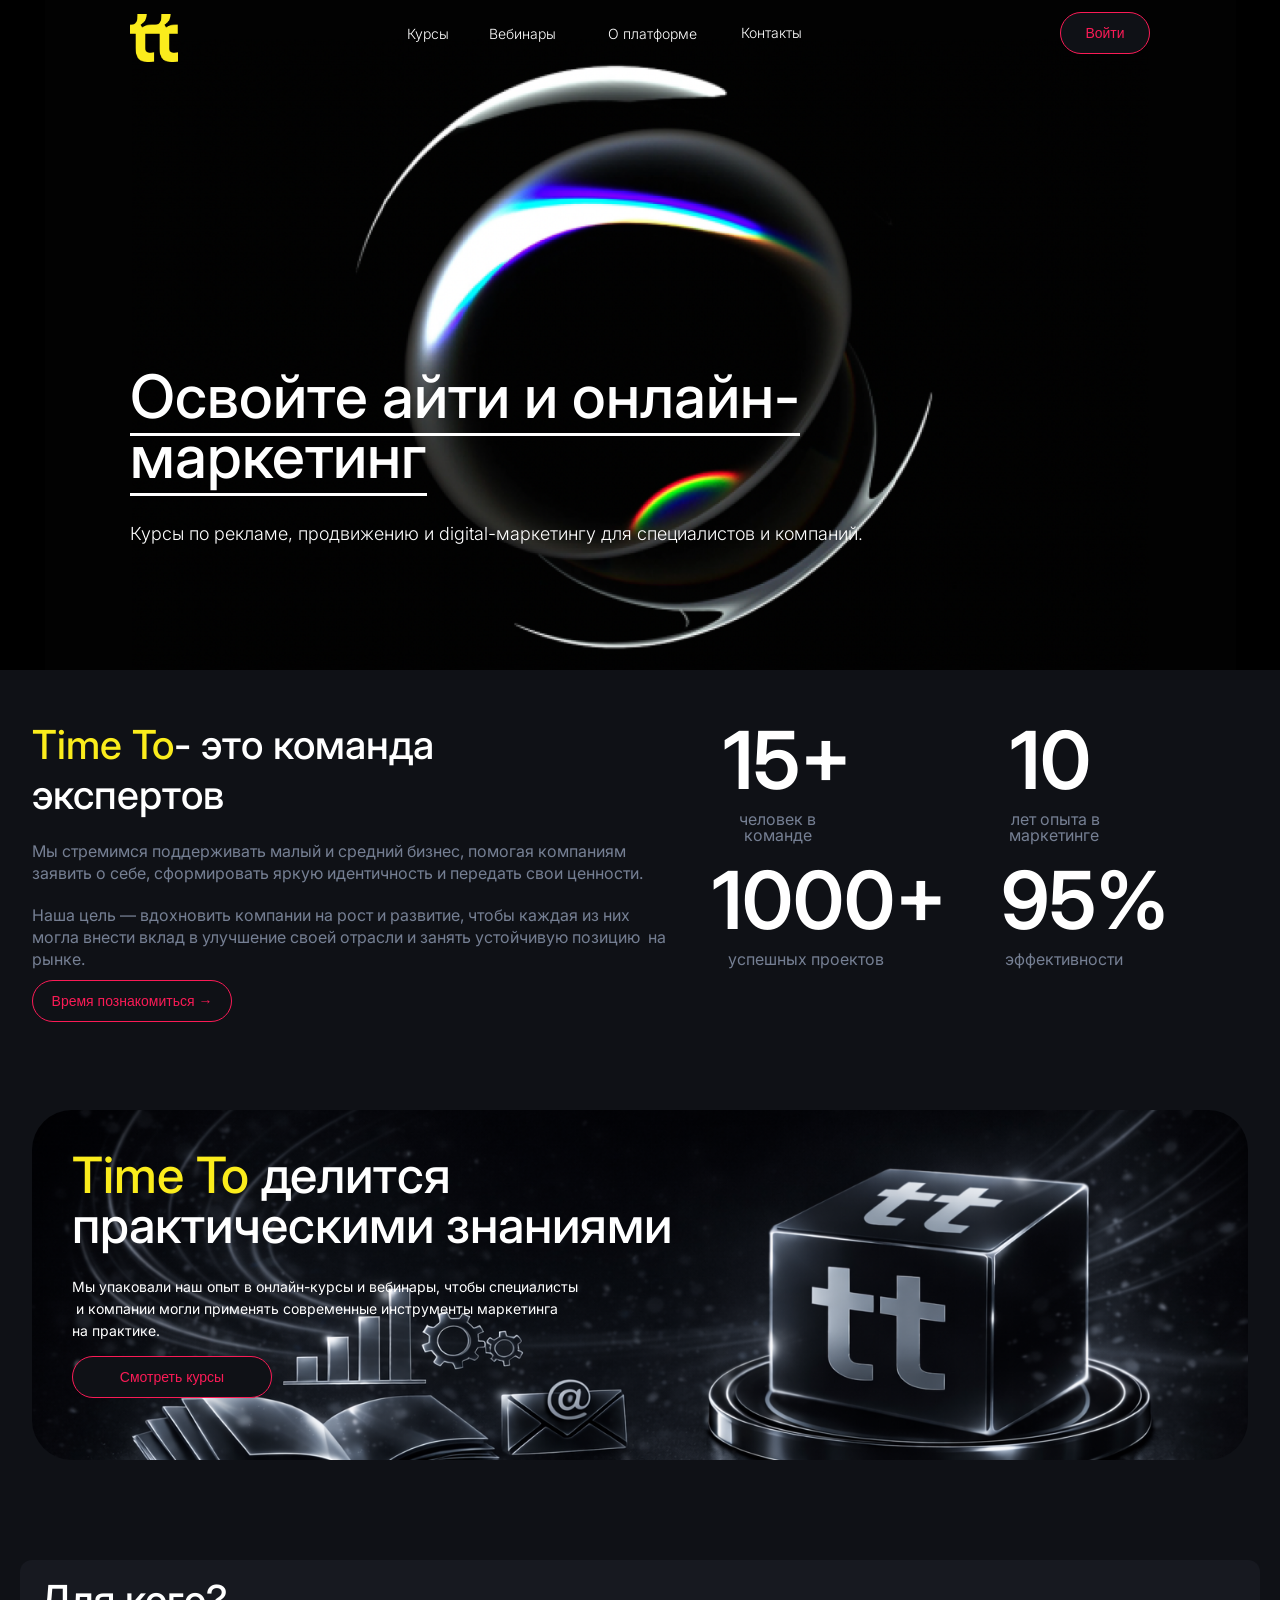
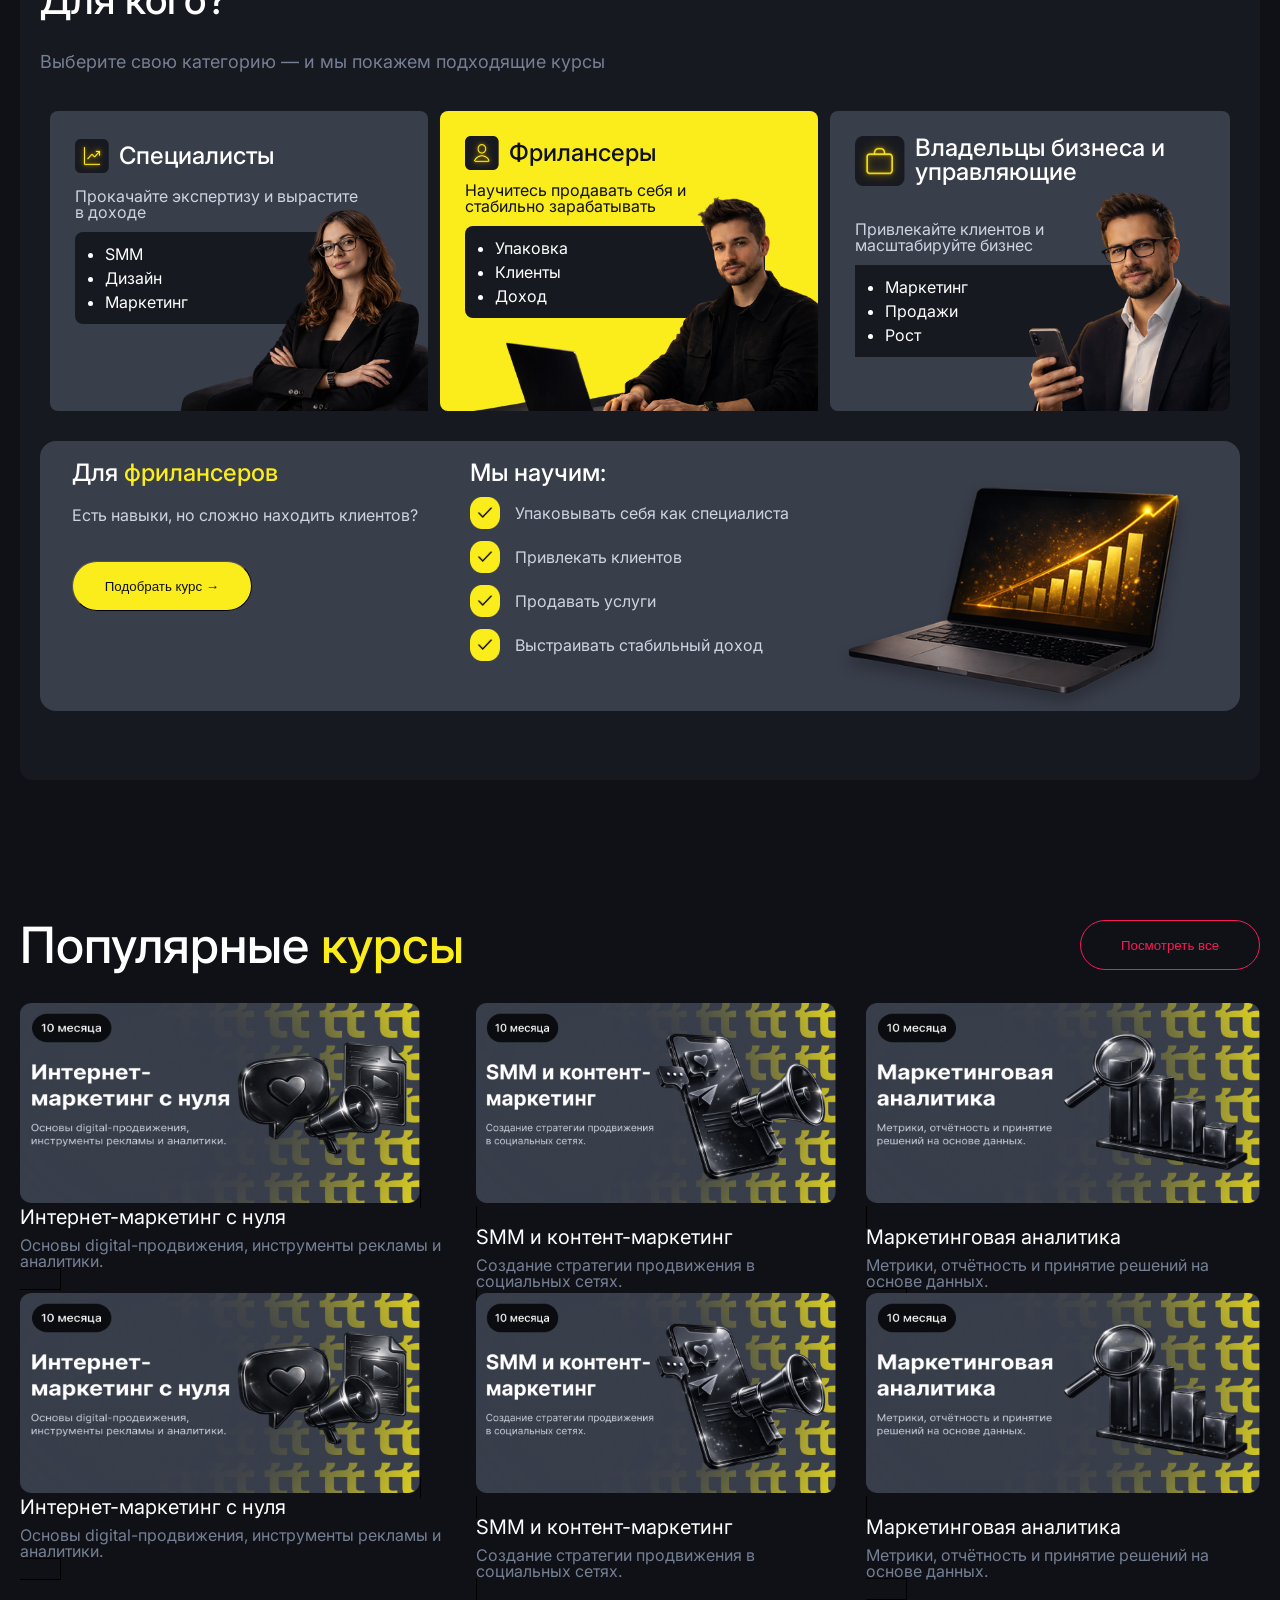
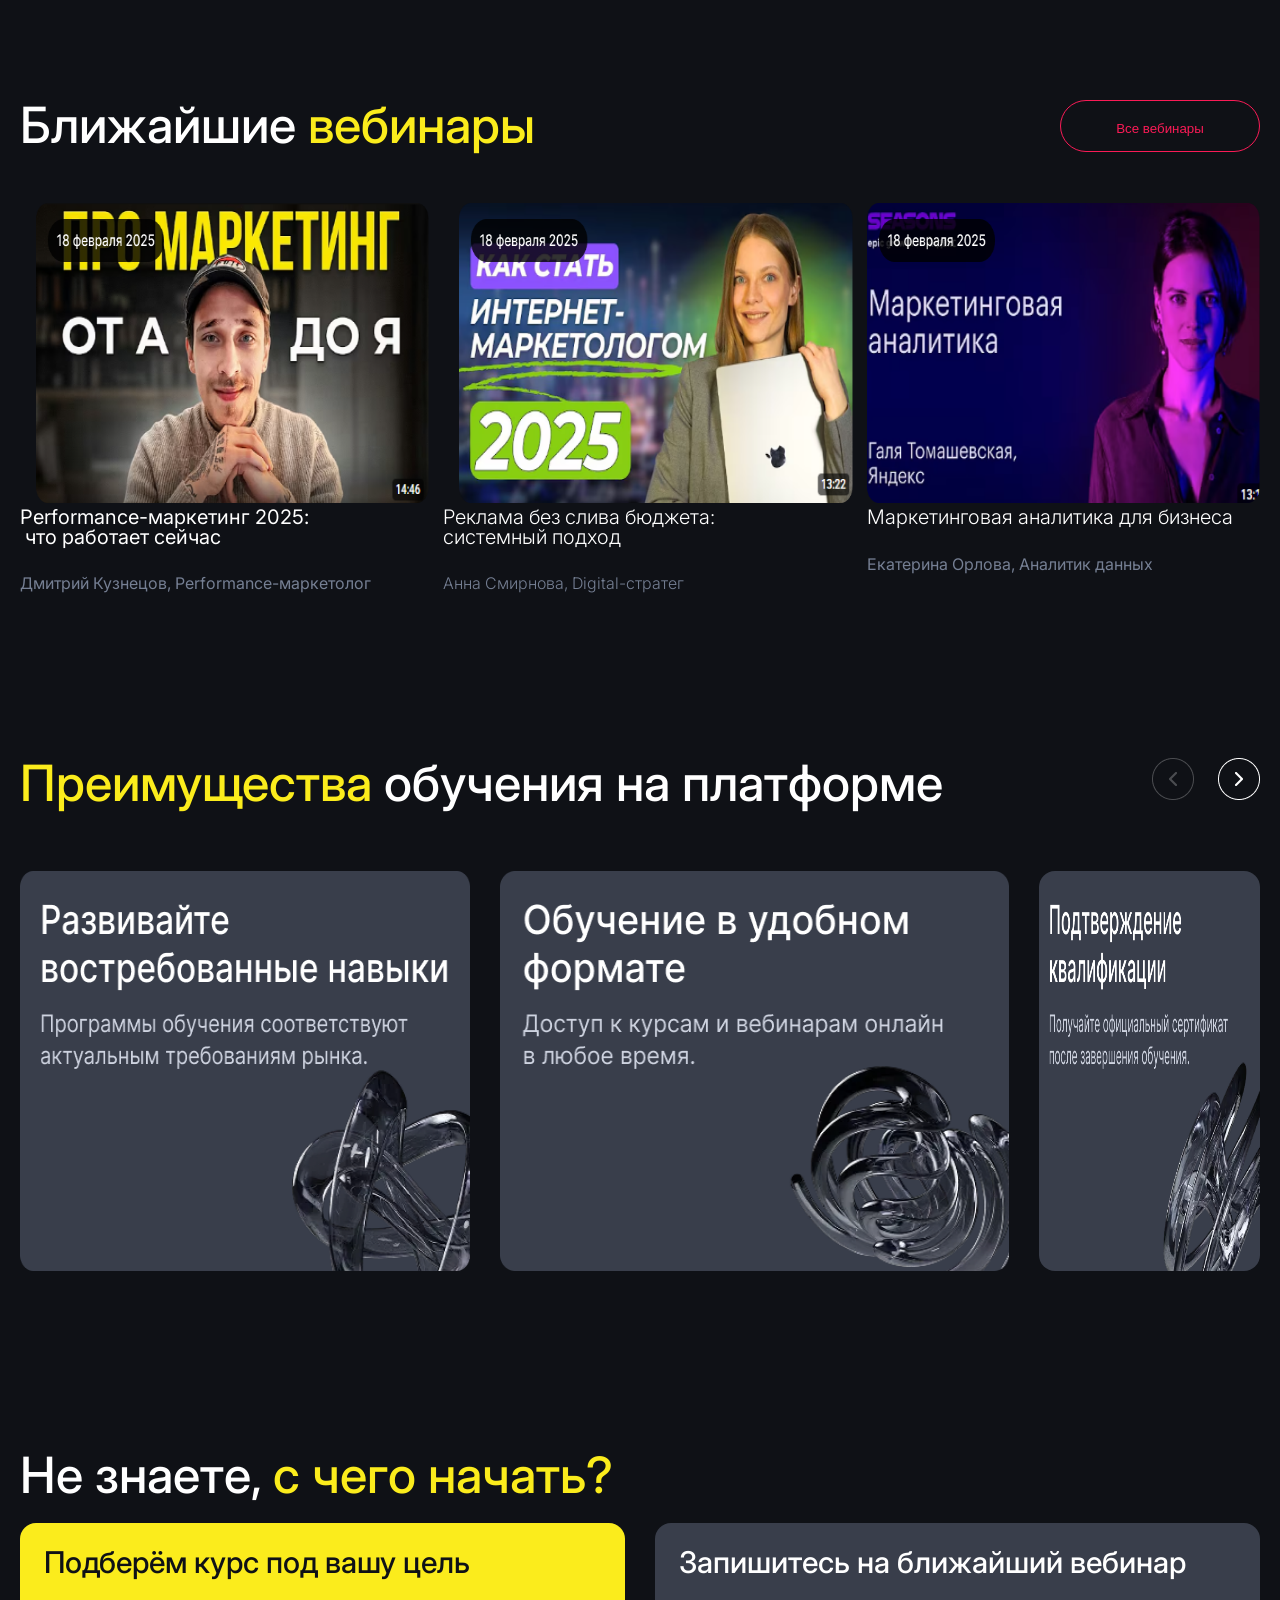
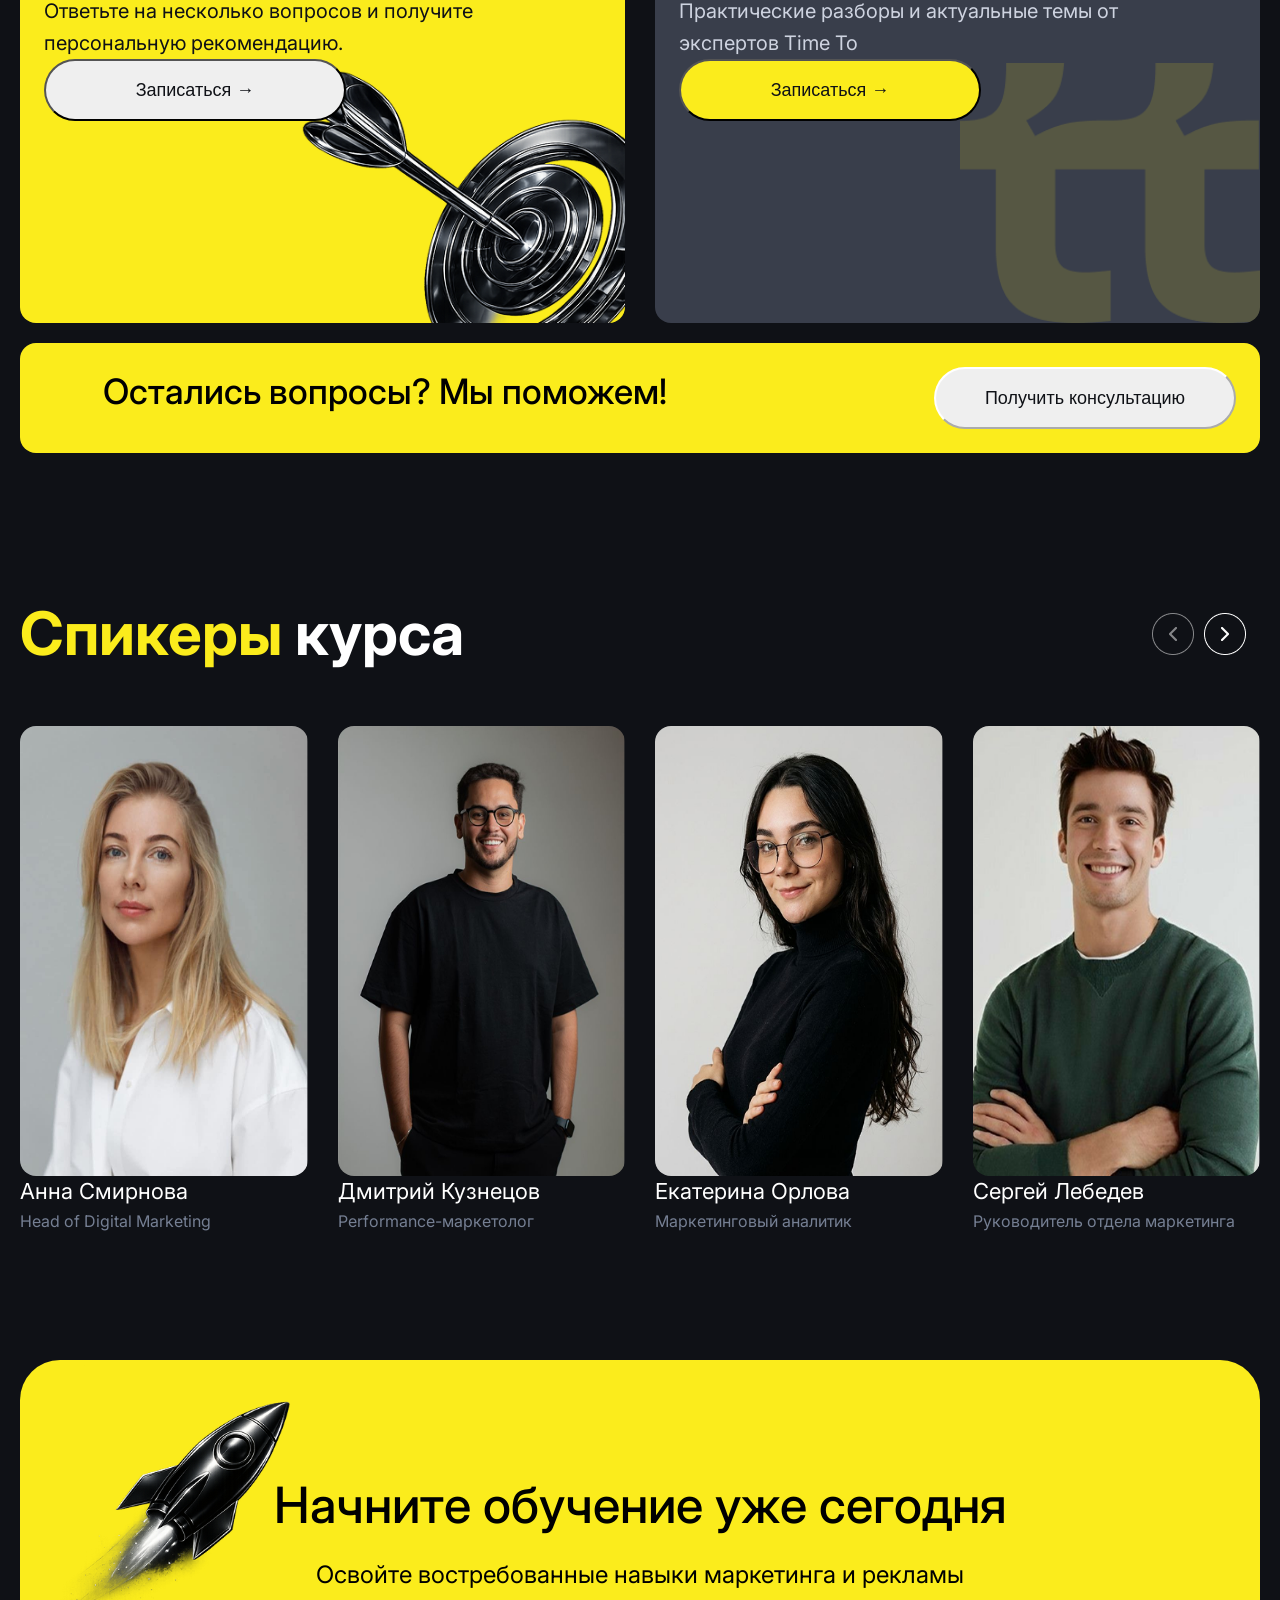
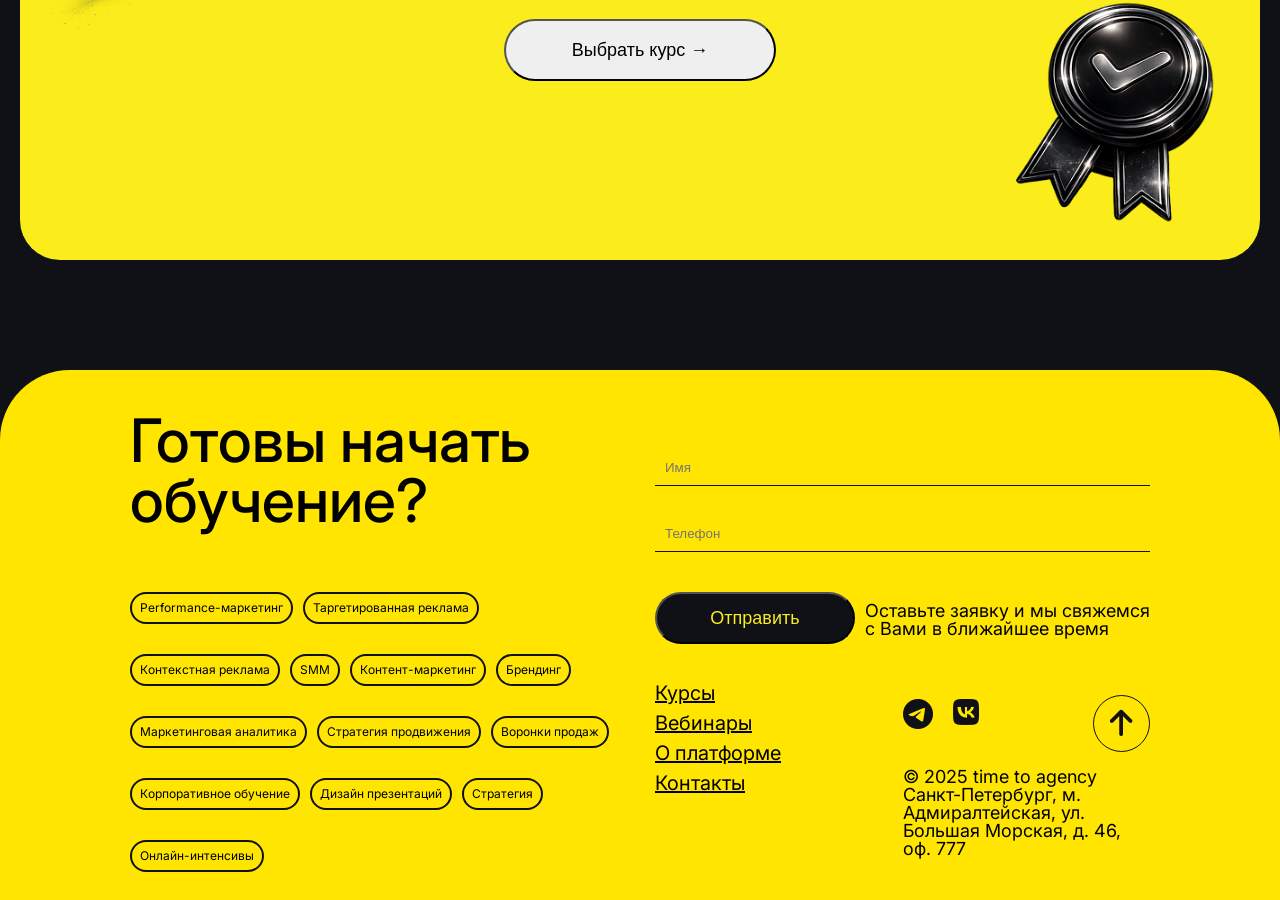
<file: index.html>
<!DOCTYPE html>
<html lang="en">
<head>
    <meta charset="UTF-8">
    <meta name="viewport" content="width=device-width, initial-scale=1.0">
    <link rel="stylesheet" href="./new-project.css">
    <link rel="stylesheet" href="./new-page-querry.css">
    <link rel="stylesheet" href="https://cdnjs.cloudflare.com/ajax/libs/font-awesome/6.5.1/css/all.min.css">
    <link rel="stylesheet" href="https://cdn.jsdelivr.net/npm/bootstrap-icons@1.13.1/font/bootstrap-icons.min.css">
    <link href="https://fonts.googleapis.com/css2?family=Inter:wght@100;300;400;500;600;700;900&display=swap" rel="stylesheet">
    <title>Document</title>
</head>
<body> 
    
    <section class="section_main">
    <header class="header">
        <nav class="nav">
            <ul class="ul_logo">  
                <li class="li_logo">
                    <img src="./assests/TT-logo.png" alt="logo" class="logo_png">
                </li>
            </ul >
            <ul class="ul_menu">
                <li class="menu_kursi"><a href="#">Курсы</a></li>
                <li class="menu_vebinari"><a href="#">Вебинары</a></li>
                <li class="menu_platforme"><a href="#">О платформе</a></li>
                <li class="menu_contact"><a href="#">Контакты</a></li>
            </ul>
            <ul class="ul_button">
                <li class="li_button">
                    <a href="#"><button class="button_menu">Войти</button></a>
                    <a href="#"><img src="./assests/menu-01.png" alt="menu-01" class="menu"></a>
                </li>
            </ul>
        </nav>
    </header>
        <div class="mainpage_title">

           <h1>Освойте айти и онлайн-маркетинг</h1>
           <p>Курсы по рекламе, продвижению и digital-маркетингу для специалистов и компаний.</p>
  
        </div>
           </section>
        <section class="section_second">
            <div class="expert_group">
                <div class="group_title">
                    <h2> <span class="highlight">Time To</span>- это команда экспертов </h2>
                    <p class="text_one">Мы стремимся поддерживать малый и средний бизнес, помогая компаниям заявить о себе, сформировать яркую идентичность и передать свои ценности.</p>
                    <p class="text_two">Наша цель — вдохновить компании на рост и развитие, чтобы каждая из них могла внести вклад в улучшение своей отрасли и занять устойчивую позицию  на рынке.</p>
                        

                    <button class="group_button">Время познакомиться →</button>
                </div>
                <div class="analysis">
                    <div class="analyse_part_first">
                        <div class="members">
                            <h2>15+</h2>
                            <p>человек в команде</p>
                        </div>
                        <div class="experience">
                            <h2>10</h2>
                            <p>лет опыта в маркетинге </p>
                        </div>
                    </div>
                    <div class="analyse_part_second">
                        <div class="projects">
                            <h2>1000+</h2>
                            <p>успешных проектов</p>
                        </div>
                        <div class="effectiveness">
                            <h2>95%</h2>
                            <p>эффективности</p>
                        </div>
                    </div>
                </div>
            </div>
            <div class="watch_curse">
                <div class="curse_title">
                    <h2><span class="highlight">Time To </span>делится практическими знаниями</h2>
                    <p>Мы упаковали наш опыт в онлайн-курсы и вебинары, чтобы специалисты  и компании могли применять современные инструменты маркетинга  на практике.</p>
                        <button class="curse_button">Смотреть курсы</button>
                    </div>
            </div>
        </section>
        <section class="section_third">
            <div class="short_information">
                <div class="info_short">
                    <h2>Для кого?</h2>
                    <p>Выберите свою категорию — и мы покажем подходящие курсы</p>
                    <div class="info_first">
                        <div class="specialists">
                            <div class="specialists_span"><img src="./assests/icon rise.png" alt="rise" class="icon_rise_png"> <h3>Специалисты</h3></div>
                            <p>Прокачайте экспертизу и вырастите в доходе</p>
                                <ul class="specialists_ul">
                                   <li>SMM</li>
                                   <li>Дизайн</li>
                                   <li>Маркетинг</li>
                                </ul>
                                <img src="./assests/specialist girl.png" alt="girl" class="specialist_girl">
                        </div>
                         <div class="freelancer">
                            <div class="freelancer_span"><img src="./assests/iconman.png" alt="rise" class="icon_rise_png"> <h3>Фрилансеры</h3></div>
                            <p>Научитесь продавать себя и стабильно зарабатывать</p>
                                <ul class="freelancer_ul">
                                   <li>Упаковка</li>
                                   <li>Клиенты</li>
                                   <li>Доход</li>
                                </ul>
                                <img src="./assests/freelancerboy.png" alt="boy" class="freelancer_boy">
                        </div>
                        <div class="infolast_second">
                            <img src="./assests/card (1).png" alt="card" class="card_png">
                        </div>
                        <div class="vladelsi">
                            <div class="vladelsi_title">
                                <img src="./assests/iconcase.png" alt="case" class="case_png">
                                <h2>Владельцы бизнеса и управляющие</h2>
                            </div>
                            <p>Привлекайте клиентов и масштабируйте бизнес</p>
                                <ul class="vladelsi_ul">
                                    <li>Маркетинг</li>
                                    <li>Продажи</li>
                                    <li>Рост</li>
                                </ul>
                                <img src="./assests/vladelsi uncle.png" alt="uncle" class="vladelsi_uncle">
                        </div>
                            
                    </div>
                    <div class="info_last">
                        <div class="freelancers_benefit">
                            <h4>Для <span class="highlight">фрилансеров</span></h4>
                            <p>Есть навыки, но сложно находить клиентов?</p>
                            <button>Подобрать курс →</button>
                        </div>
                        <div class="we_teach">
                            <h4>Мы научим:</h4>
                            <div class="instuctions"><img src="./assests/Frame 2087326141.png" alt="frameicon"><p>Упаковывать себя как специалиста</p></div>
                            <div class="instuctions"><img src="./assests/Frame 2087326141.png" alt="frameicon"><p>Привлекать клиентов</p></div>
                            <div class="instuctions"><img src="./assests/Frame 2087326141.png" alt="frameicon"><p>Продавать услуги</p></div>
                            <div class="instuctions"><img src="./assests/Frame 2087326141.png" alt="frameicon"><p>Выстраивать стабильный доход</p></div>
                        </div>
                        <img src="./assests/image-Photoroom (38) 1.png" alt="forfreelanseer" class="for_freelancer">
                    </div>
                </div>
            </div>
        </section>  
        <section class="section_four">
            <div class="famous_curses">
                <div class="famouscurse_title">
                    <h2>Популярные <span class="highlight">курсы</span></h2>
                    <button class="fmcurse_button">Посмотреть все</button>
                </div>
                <div class="famouscurse_parts">
                    <div class="item_first">
                        <span class="fmcurse_img">
                             <img src="./assests/internet-marketing.png" alt="internet-marketing" class="fmcurse_png">
                         </span>
                         <span class="fmitem_definition">
                             <h4>Интернет-маркетинг с нуля</h4>
                            <p>Основы digital-продвижения, инструменты рекламы и аналитики.</p>
                         </span>
                     </div>
                    <div class="item_second">
                        <span class="fmcurse_img">
                             <img src="./assests/camera.png" alt="internet-marketing" class="fmcurse_png">
                        </span>
                        <span class="fmt_shortdef">
                            <h4>SMM и контент-маркетинг</h4>
                            <p>Создание стратегии продвижения в социальных сетях.</p>

                        </span>
                    </div>
                    <div class="item_third">
                        <span class="fmcurse_img">
                             <img src="./assests/second_camera.png" alt="internet-marketing" class="fmcurse_png">
                         </span>
                         <span class="fmitem_definition">
                            <h4>Маркетинговая аналитика</h4>
                            <p>Метрики, отчётность и принятие решений на основе данных.</p>
                         </span>
                    </div>
                   
                  <button class="fmcurse_button_two">Посмотреть все</button>
                </div>
                <div class="famouscurse_parts">
                     <div class="item_four">
                        <span class="fmcurse_img">
                            <img src="./assests/internet-marketing.png" alt="internet-marketing" class="fmcurse_png">
                        </span>
                        <span class="fmitem_definition">
                            <h4>Интернет-маркетинг с нуля</h4>
                            <p>Основы digital-продвижения, инструменты рекламы и аналитики.</p>
                        </span>
                    </div>
                    <div class="item_five">
                        <span class="fmcurse_img">
                             <img src="./assests/camera.png" alt="internet-marketing" class="fmcurse_png">
                         </span>
                         <span class="fmt_shortdef">
                            <h4>SMM и контент-маркетинг</h4>
                            <p>Создание стратегии продвижения в социальных сетях.</p>
                         </span>
                    </div>
                    <div class="item_six">
                        <span class="fmcurse_img">
                            <img src="./assests/second_camera.png" alt="internet-marketing" class="fmcurse_png">
                        </span>
                        <span class="fmitem_definition">
                            <h4>Маркетинговая аналитика</h4>
                            <p>Метрики, отчётность и принятие решений на основе данных.</p>
                        </span>
                    </div>
                </div>
            </div>


        </section>
        <section class="section_five">
            <div class="sectionfive_title">
                <h2>Ближайшие <span class="highlight">вебинары</span> </h2>
                <button class="sectionfive_button">Все вебинары</button>
            </div>
            <div class="Upcoming_webinars">
                <div class="firstvd_curse">
                    <span class="promkt_curse">
                        <img src="./assests/pro_marketin.png" alt="promarketing" class="promarketing">
                    </span>
                    <span class="procurse_def">
                        <h4>Performance-маркетинг 2025:  что работает сейчас</h4>
                        <p>Дмитрий Кузнецов, Performance-маркетолог</p>
                    </span>
                </div>
                <div class="secondvd_curse">
                    <span class="marketolog_curse">
                        <img src="./assests/internet_marketolog.png" alt="marketolog" class="marketolog">
                    </span>
                    <span class="marketologcurse_def">
                        <h4>Реклама без слива бюджета: системный подход</h4>
                        <p>Анна Смирнова, Digital-стратег</p>
                    </span>
                </div>
                <div class="thirdvd_curse">
                    <span class="analitika">
                        <img src="./assests/marketing analitika.png" alt="analitika" class="analitika_png">
                    </span>
                    <span class="analitika_def">
                        <h4>Маркетинговая аналитика для бизнеса</h4>
                        <p>Екатерина Орлова, Аналитик данных</p>
                    </span>
                </div>
            </div>
             <button class="sectionfive_button_two">Все вебинары</button>
            <div class="advantages">
                <div class="adventage_title">
                     <h2><span class="highlight">Преимущества</span> обучения на платформе</h2>
                    <div class="frame_iconsdiv">

                         <div class="">
                             <img src="./assests/Frame 2087326108.png" alt="frame" class="icon_first">
                         </div>
                         <div class="">
                              <img src="./assests/2Frame 2087326109.png" alt="2Frame" class="icon_second">
                          </div>
                    
                        
                </div>
                   
                    
                   
                </div>
               
                <div class="explore_adventages">
                    <div class="develop_skills">
                        <img src="./assests/razvivayti.png" alt="razvivayte" class="razvivayte">
                    </div>
                    <div class="simple_format">
                        <img src="./assests/obichni.png" alt="obichni" class="obichni">
                    </div>
                    <div class="qualifications">
                        <img src="./assests/kvalifikatsiy.png" alt="vladelsi" class="qualification">
                    </div>
                </div>
            </div>
                
           

        </section>
        <section class="section_six">
            <div class="getting_started">
                <div class="gettingstarted_title">
                    <h2>Не знаете, <span class="highlight"> с чего начать?</span></h2>
                </div>
                <div class="goals_andsign_div">

                    <div class="coursefor_goals">
                    <h4>Подберём курс под вашу цель</h4>
                    <p>Ответьте на несколько вопросов и получите персональную рекомендацию.</p>
                    <button class="crfgoals_button">Записаться →</button>
                    </div>


                    <div class="sign_up">
                   <h4>Запишитесь на ближайший вебинар</h4>
                   <p>Практические разборы и актуальные темы от экспертов Time To</p>
                   <button class="signup_button">Записаться →</button>
                     </div>
                    
                </div>
                 <div class="sectionsix_buttom">
                        <h3>Остались вопросы? Мы поможем!</h3>
                        <button class="sctsx_button">Получить консультацию</button>
                     </div>
            </div>
                       <div class="sectionsix_part">




             <span class="sctsxpart_title">

            <h2><span class="highlight">Спикеры </span>курса</h2>
             <span class="sctxpart_image">
                <span><img src="./assests/Frame 2087326108.png" alt="frame" class="sctxpart_png"></span>
                <span><img src="./assests/2Frame 2087326109.png" alt="2Frame" class="sctxpart_png"></span>
            </span>
           </span> 
           <div class="stikers">
            <div class="girlone_div">
                 <img src="./assests/imggirl1.png" alt="girl1" class="girl_one">
              <h4>Анна Смирнова</h4>
              <p>Head of Digital Marketing</p>
            </div>
            <div class="other_options">
                <img src="./assests/imgboy1.png" alt="boy1" class="boy_one">
                <h4>Дмитрий Кузнецов</h4>
                <p>Performance-маркетолог</p>
            </div>
            <div class="other_options">
                <img src="./assests/imggirl2.png" alt="girl2" class="girl_two">
                <h4>Екатерина Орлова</h4>
                <p>Маркетинговый аналитик</p>
            </div>
            <div class="other_options">
                <img src="./assests/imgboy2.png" alt="girl2" class="boy_two">
                <h4>Сергей Лебедев</h4>
                <p>Руководитель отдела маркетинга</p>
            </div>
             
           </div>    
            </div>
        </section>
        <section class="section_seven">
            <div class="start_learning">
                <img src="./assests/label.png" alt="label" class="label_png">
                <img src="./assests/rocket.png" alt="rocket" class="rocket_png">
                <h2>Начните обучение уже сегодня</h2>
                <p>Освойте востребованные навыки маркетинга и рекламы</p>
                <button class="startlearning_button">Выбрать курс →</button>
            </div>
          
           

        </section>
        <footer class="cta_footer">
  <div class="cta_container">

    <!-- LEFT -->
    <div class="cta_left">
      <h2>Готовы начать обучение?</h2>

      <div class="tags">
        <span>Performance-маркетинг</span>
        <span>Таргетированная реклама</span>
        <span>Контекстная реклама</span>
        <span>SMM</span>
        <span>Контент-маркетинг</span>
        <span>Брендинг</span>
        <span>Маркетинговая аналитика</span>

         <span>Стратегия продвижения</span>
        <span>Воронки продаж</span>
        <span>Корпоративное обучение</span>
        <span>Дизайн презентаций</span>
        <span>Стратегия</span>
        <span>Онлайн-интенсивы</span>
       
      </div>
    </div>

    <!-- RIGHT -->
    <div class="cta_right">
      <input type="text" placeholder="Имя">
      <input type="text" placeholder="Телефон">
        <div class="button_span">
            <button>Отправить</button>
            <div class="inputbtm_span">Оставьте заявку и мы свяжемся с Вами в  ближайшее время</div>
        </div>
      


      <div class="ctaright_part">
        <div class="part_first">
            <h4>Курсы</h4>
            <h4>Вебинары</h4>
            <h4>О платформе</h4>
            <h4>Контакты</h4>
        </div>
        <div class="part_last">
            <div class="ctaright_icons">
                 <a href="#" class="prtl_item">

                     <i class="bi bi-telegram"></i>

                        <i class="fa-brands fa-vk"></i>
                    
                      
                    </a>

                    <a href="#" class="uprow_circle">
                       <i class="fa-solid fa-arrow-up"></i>
                    </a>
            </div>
            <p>©️ 2025 time to agency
                    Санкт-Петербург, м. Адмиралтейская,
                    ул. Большая Морская, д. 46, оф. 777</p>


        </div>
      </div>
    </div>

  </div>
</footer>
    
</body>
</html>
</file>
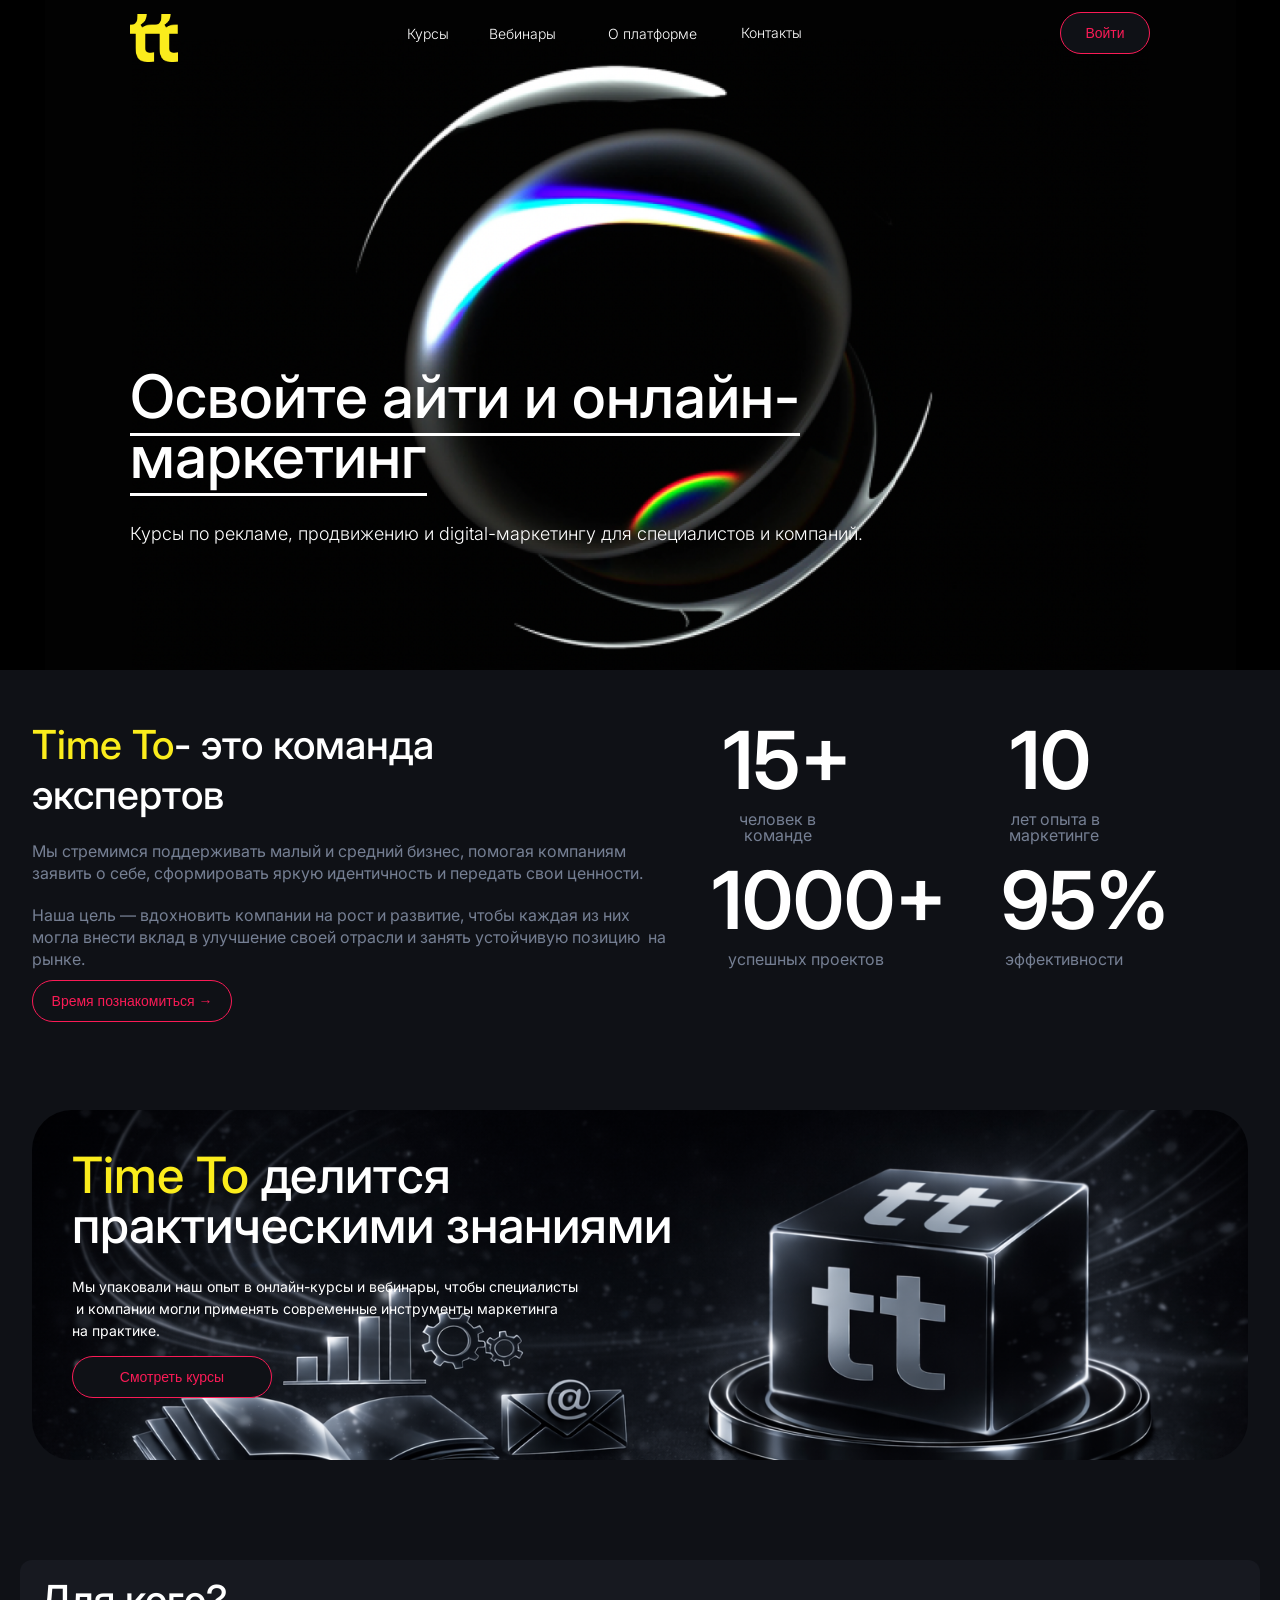
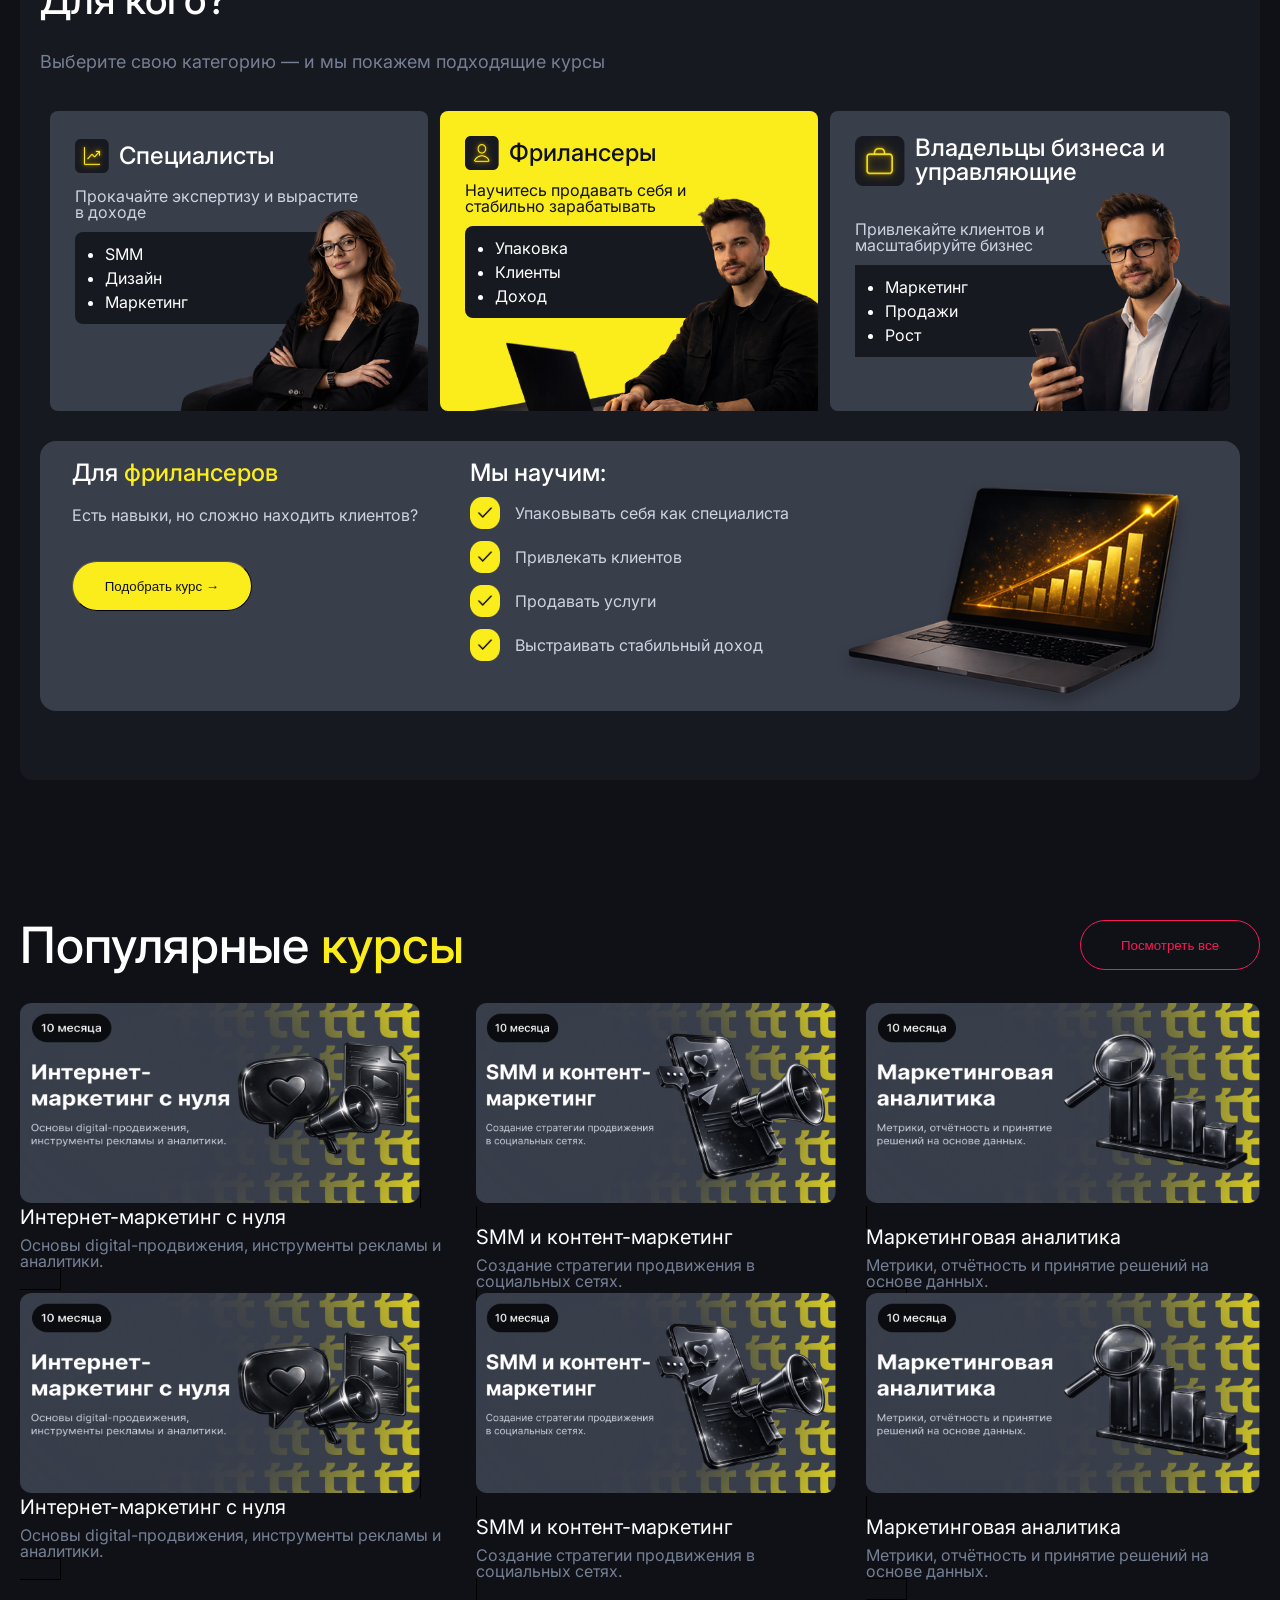
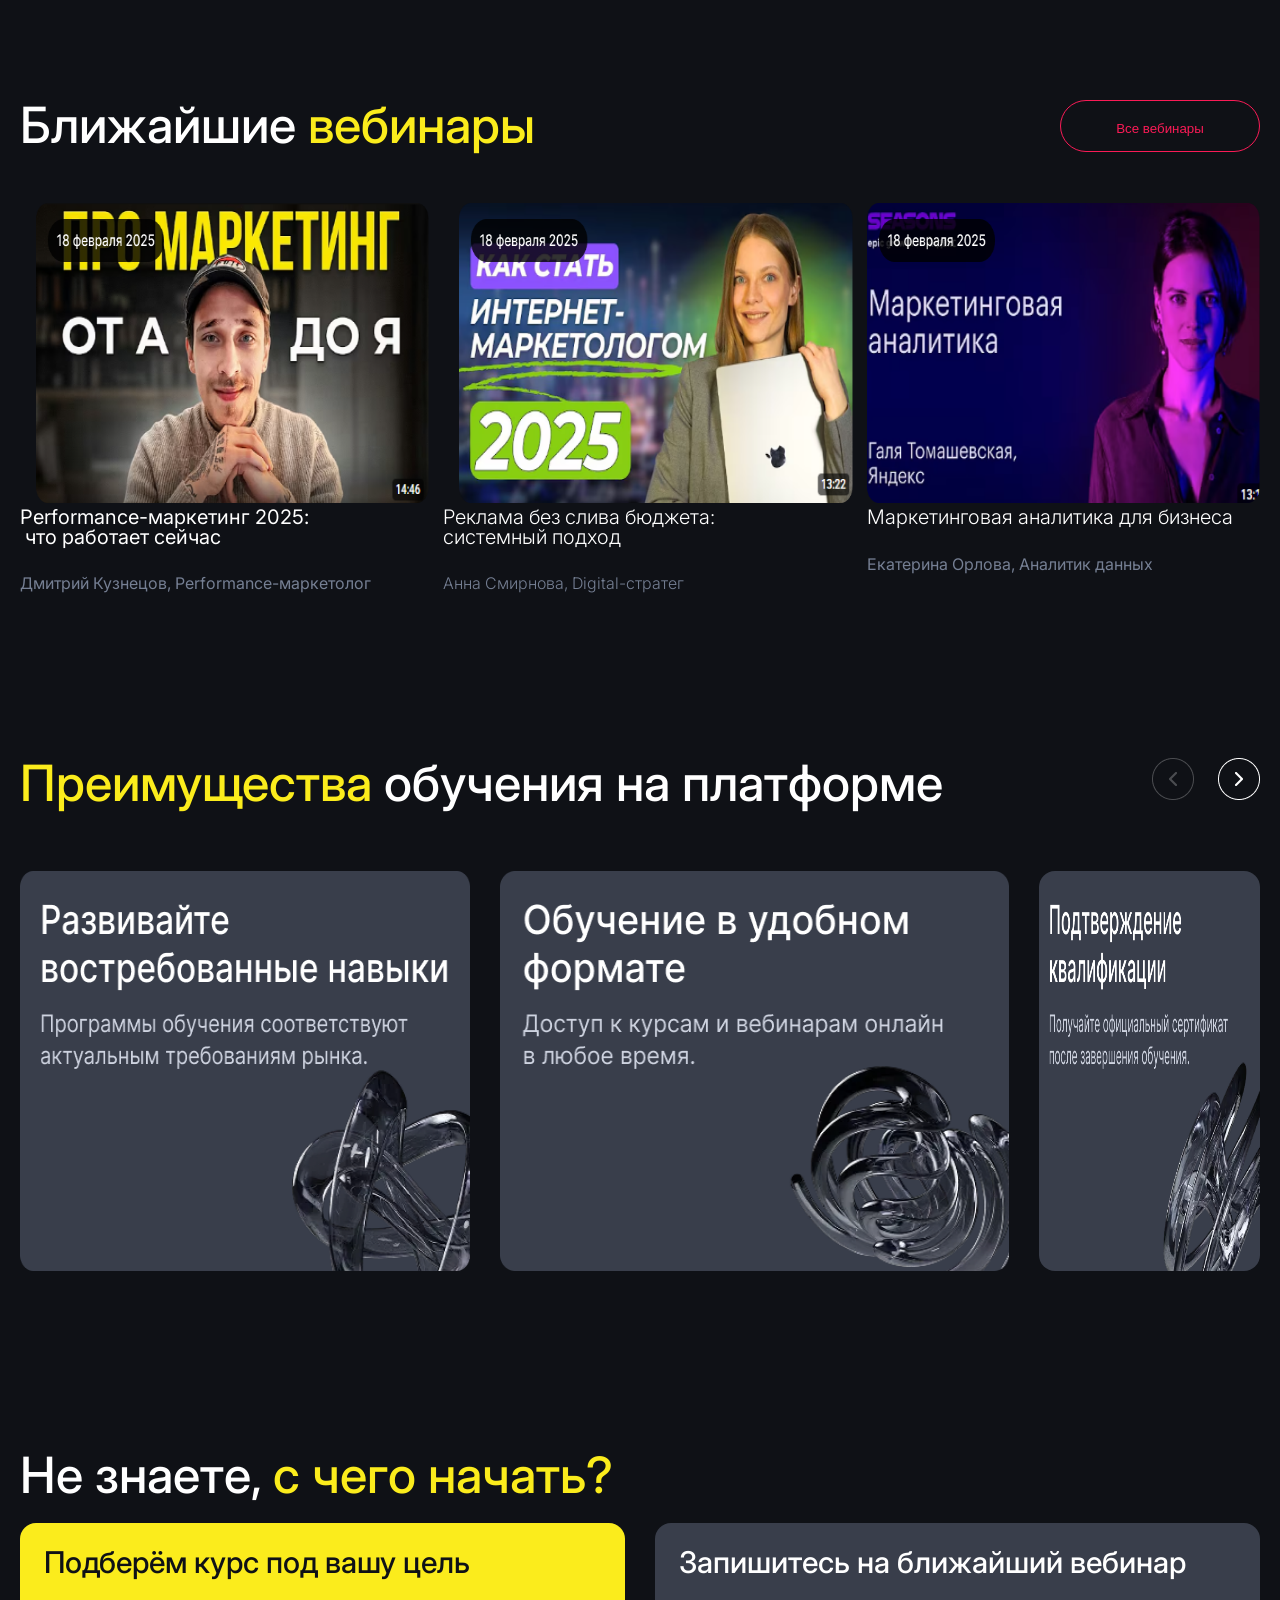
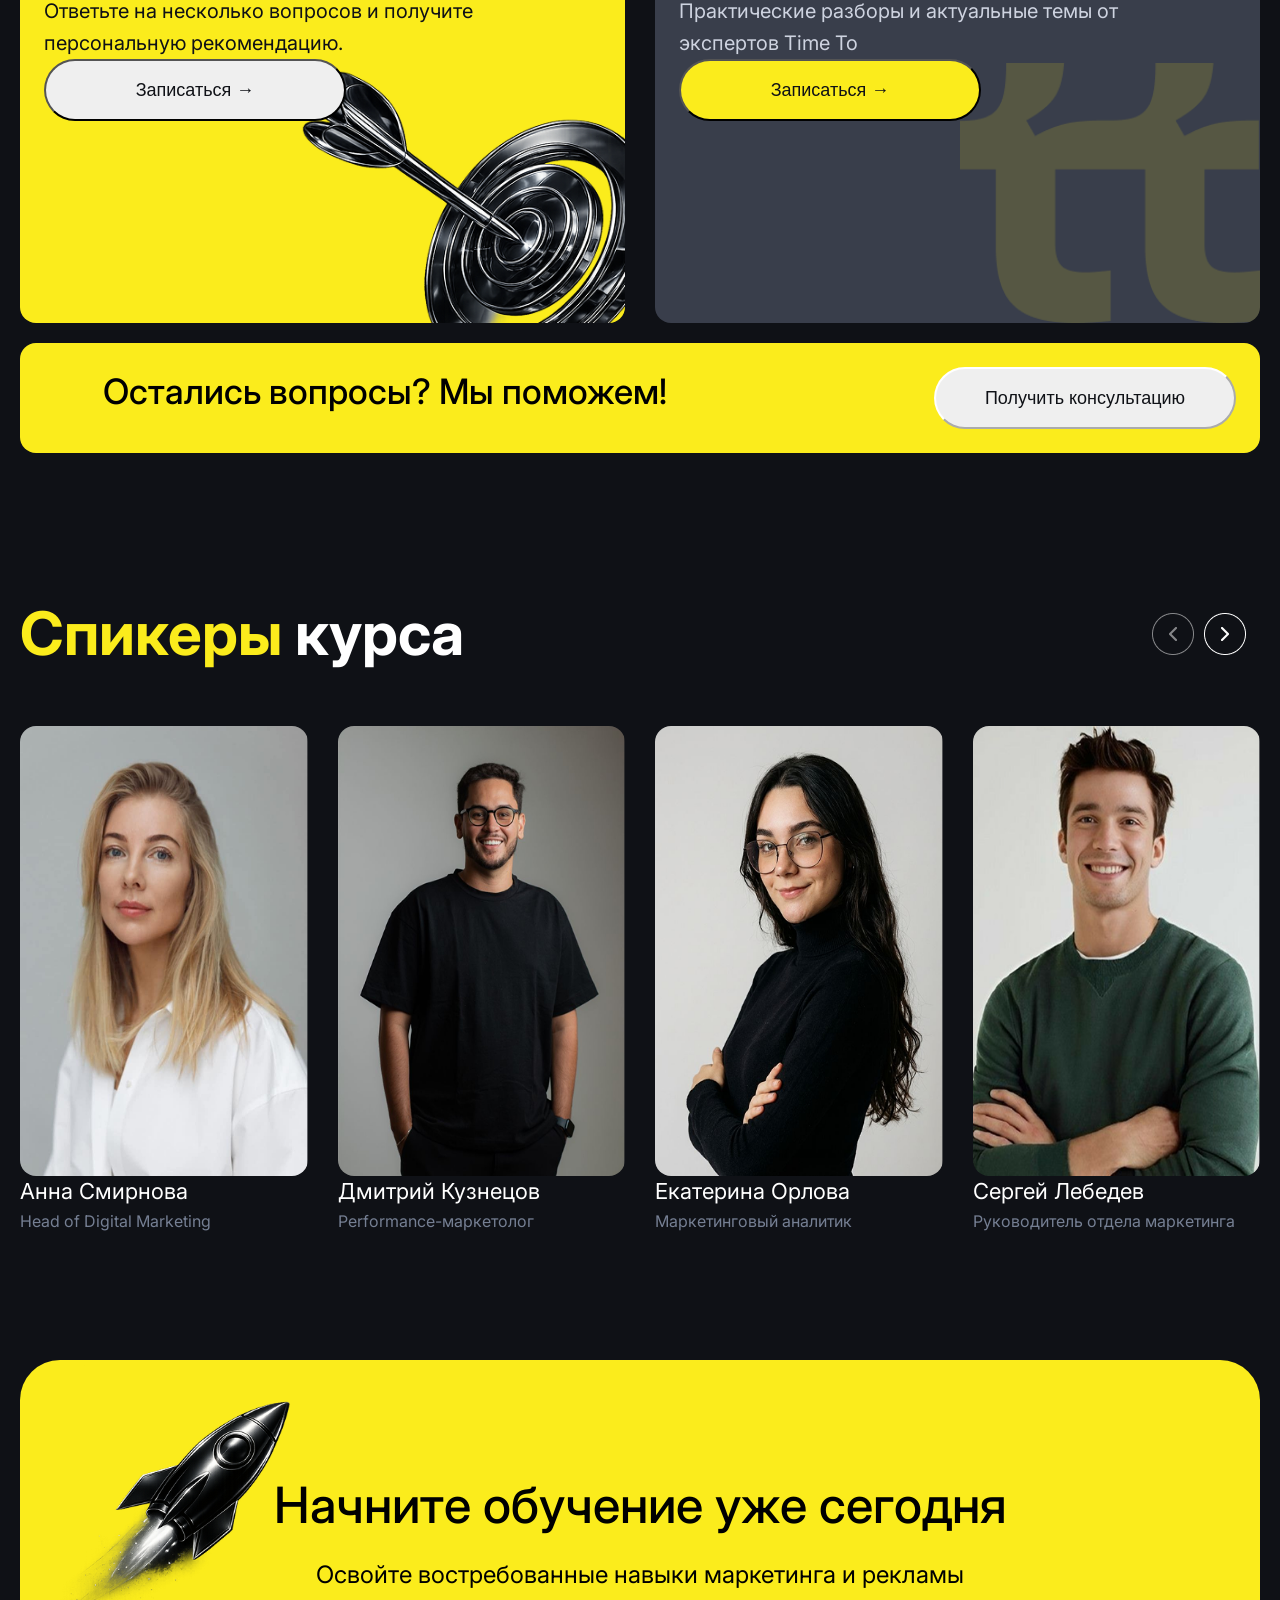
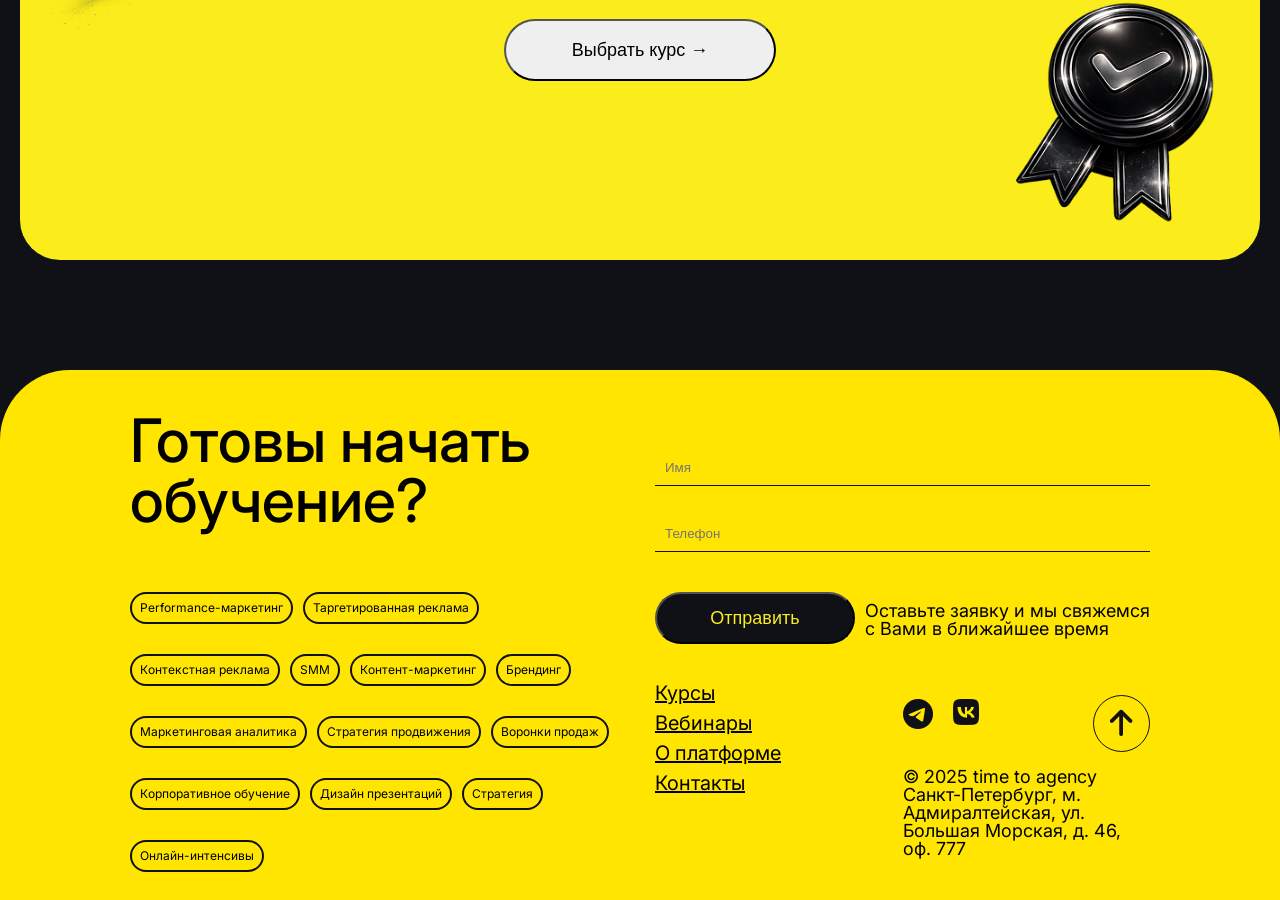
<file: index..html>
<!DOCTYPE html>
<html lang="en">
<head>
    <meta charset="UTF-8">
    <meta name="viewport" content="width=device-width, initial-scale=1.0">
    <link rel="stylesheet" href="./new-project.css">
    <link rel="stylesheet" href="./new-page-querry.css">
    <link rel="stylesheet" href="https://cdnjs.cloudflare.com/ajax/libs/font-awesome/6.5.1/css/all.min.css">
    <link rel="stylesheet" href="https://cdn.jsdelivr.net/npm/bootstrap-icons@1.13.1/font/bootstrap-icons.min.css">
    <link href="https://fonts.googleapis.com/css2?family=Inter:wght@100;300;400;500;600;700;900&display=swap" rel="stylesheet">
    <title>Document</title>
</head>
<body> 
    
    <section class="section_main">
    <header class="header">
        <nav class="nav">
            <ul class="ul_logo">  
                <li class="li_logo">
                    <img src="./assests/TT-logo.png" alt="logo" class="logo_png">
                </li>
            </ul >
            <ul class="ul_menu">
                <li class="menu_kursi"><a href="#">Курсы</a></li>
                <li class="menu_vebinari"><a href="#">Вебинары</a></li>
                <li class="menu_platforme"><a href="#">О платформе</a></li>
                <li class="menu_contact"><a href="#">Контакты</a></li>
            </ul>
            <ul class="ul_button">
                <li class="li_button">
                    <a href="#"><button class="button_menu">Войти</button></a>
                    <a href="#"><img src="./assests/menu-01.png" alt="menu-01" class="menu"></a>
                </li>
            </ul>
        </nav>
    </header>
        <div class="mainpage_title">

           <h1>Освойте айти и онлайн-маркетинг</h1>
           <p>Курсы по рекламе, продвижению и digital-маркетингу для специалистов и компаний.</p>
  
        </div>
           </section>
        <section class="section_second">
            <div class="expert_group">
                <div class="group_title">
                    <h2> <span class="highlight">Time To</span>- это команда экспертов </h2>
                    <p class="text_one">Мы стремимся поддерживать малый и средний бизнес, помогая компаниям заявить о себе, сформировать яркую идентичность и передать свои ценности.</p>
                    <p class="text_two">Наша цель — вдохновить компании на рост и развитие, чтобы каждая из них могла внести вклад в улучшение своей отрасли и занять устойчивую позицию  на рынке.</p>
                        

                    <button class="group_button">Время познакомиться →</button>
                </div>
                <div class="analysis">
                    <div class="analyse_part_first">
                        <div class="members">
                            <h2>15+</h2>
                            <p>человек в команде</p>
                        </div>
                        <div class="experience">
                            <h2>10</h2>
                            <p>лет опыта в маркетинге </p>
                        </div>
                    </div>
                    <div class="analyse_part_second">
                        <div class="projects">
                            <h2>1000+</h2>
                            <p>успешных проектов</p>
                        </div>
                        <div class="effectiveness">
                            <h2>95%</h2>
                            <p>эффективности</p>
                        </div>
                    </div>
                </div>
            </div>
            <div class="watch_curse">
                <div class="curse_title">
                    <h2><span class="highlight">Time To </span>делится практическими знаниями</h2>
                    <p>Мы упаковали наш опыт в онлайн-курсы и вебинары, чтобы специалисты  и компании могли применять современные инструменты маркетинга  на практике.</p>
                        <button class="curse_button">Смотреть курсы</button>
                    </div>
            </div>
        </section>
        <section class="section_third">
            <div class="short_information">
                <div class="info_short">
                    <h2>Для кого?</h2>
                    <p>Выберите свою категорию — и мы покажем подходящие курсы</p>
                    <div class="info_first">
                        <div class="specialists">
                            <div class="specialists_span"><img src="./assests/icon rise.png" alt="rise" class="icon_rise_png"> <h3>Специалисты</h3></div>
                            <p>Прокачайте экспертизу и вырастите в доходе</p>
                                <ul class="specialists_ul">
                                   <li>SMM</li>
                                   <li>Дизайн</li>
                                   <li>Маркетинг</li>
                                </ul>
                                <img src="./assests/specialist girl.png" alt="girl" class="specialist_girl">
                        </div>
                         <div class="freelancer">
                            <div class="freelancer_span"><img src="./assests/iconman.png" alt="rise" class="icon_rise_png"> <h3>Фрилансеры</h3></div>
                            <p>Научитесь продавать себя и стабильно зарабатывать</p>
                                <ul class="freelancer_ul">
                                   <li>Упаковка</li>
                                   <li>Клиенты</li>
                                   <li>Доход</li>
                                </ul>
                                <img src="./assests/freelancerboy.png" alt="boy" class="freelancer_boy">
                        </div>
                        <div class="infolast_second">
                            <img src="./assests/card (1).png" alt="card" class="card_png">
                        </div>
                        <div class="vladelsi">
                            <div class="vladelsi_title">
                                <img src="./assests/iconcase.png" alt="case" class="case_png">
                                <h2>Владельцы бизнеса и управляющие</h2>
                            </div>
                            <p>Привлекайте клиентов и масштабируйте бизнес</p>
                                <ul class="vladelsi_ul">
                                    <li>Маркетинг</li>
                                    <li>Продажи</li>
                                    <li>Рост</li>
                                </ul>
                                <img src="./assests/vladelsi uncle.png" alt="uncle" class="vladelsi_uncle">
                        </div>
                            
                    </div>
                    <div class="info_last">
                        <div class="freelancers_benefit">
                            <h4>Для <span class="highlight">фрилансеров</span></h4>
                            <p>Есть навыки, но сложно находить клиентов?</p>
                            <button>Подобрать курс →</button>
                        </div>
                        <div class="we_teach">
                            <h4>Мы научим:</h4>
                            <div class="instuctions"><img src="./assests/Frame 2087326141.png" alt="frameicon"><p>Упаковывать себя как специалиста</p></div>
                            <div class="instuctions"><img src="./assests/Frame 2087326141.png" alt="frameicon"><p>Привлекать клиентов</p></div>
                            <div class="instuctions"><img src="./assests/Frame 2087326141.png" alt="frameicon"><p>Продавать услуги</p></div>
                            <div class="instuctions"><img src="./assests/Frame 2087326141.png" alt="frameicon"><p>Выстраивать стабильный доход</p></div>
                        </div>
                        <img src="./assests/image-Photoroom (38) 1.png" alt="forfreelanseer" class="for_freelancer">
                    </div>
                </div>
            </div>
        </section>  
        <section class="section_four">
            <div class="famous_curses">
                <div class="famouscurse_title">
                    <h2>Популярные <span class="highlight">курсы</span></h2>
                    <button class="fmcurse_button">Посмотреть все</button>
                </div>
                <div class="famouscurse_parts">
                    <div class="item_first">
                        <span class="fmcurse_img">
                             <img src="./assests/internet-marketing.png" alt="internet-marketing" class="fmcurse_png">
                         </span>
                         <span class="fmitem_definition">
                             <h4>Интернет-маркетинг с нуля</h4>
                            <p>Основы digital-продвижения, инструменты рекламы и аналитики.</p>
                         </span>
                     </div>
                    <div class="item_second">
                        <span class="fmcurse_img">
                             <img src="./assests/camera.png" alt="internet-marketing" class="fmcurse_png">
                        </span>
                        <span class="fmt_shortdef">
                            <h4>SMM и контент-маркетинг</h4>
                            <p>Создание стратегии продвижения в социальных сетях.</p>

                        </span>
                    </div>
                    <div class="item_third">
                        <span class="fmcurse_img">
                             <img src="./assests/second_camera.png" alt="internet-marketing" class="fmcurse_png">
                         </span>
                         <span class="fmitem_definition">
                            <h4>Маркетинговая аналитика</h4>
                            <p>Метрики, отчётность и принятие решений на основе данных.</p>
                         </span>
                    </div>
                   
                  <button class="fmcurse_button_two">Посмотреть все</button>
                </div>
                <div class="famouscurse_parts">
                     <div class="item_four">
                        <span class="fmcurse_img">
                            <img src="./assests/internet-marketing.png" alt="internet-marketing" class="fmcurse_png">
                        </span>
                        <span class="fmitem_definition">
                            <h4>Интернет-маркетинг с нуля</h4>
                            <p>Основы digital-продвижения, инструменты рекламы и аналитики.</p>
                        </span>
                    </div>
                    <div class="item_five">
                        <span class="fmcurse_img">
                             <img src="./assests/camera.png" alt="internet-marketing" class="fmcurse_png">
                         </span>
                         <span class="fmt_shortdef">
                            <h4>SMM и контент-маркетинг</h4>
                            <p>Создание стратегии продвижения в социальных сетях.</p>
                         </span>
                    </div>
                    <div class="item_six">
                        <span class="fmcurse_img">
                            <img src="./assests/second_camera.png" alt="internet-marketing" class="fmcurse_png">
                        </span>
                        <span class="fmitem_definition">
                            <h4>Маркетинговая аналитика</h4>
                            <p>Метрики, отчётность и принятие решений на основе данных.</p>
                        </span>
                    </div>
                </div>
            </div>


        </section>
        <section class="section_five">
            <div class="sectionfive_title">
                <h2>Ближайшие <span class="highlight">вебинары</span> </h2>
                <button class="sectionfive_button">Все вебинары</button>
            </div>
            <div class="Upcoming_webinars">
                <div class="firstvd_curse">
                    <span class="promkt_curse">
                        <img src="./assests/pro_marketin.png" alt="promarketing" class="promarketing">
                    </span>
                    <span class="procurse_def">
                        <h4>Performance-маркетинг 2025:  что работает сейчас</h4>
                        <p>Дмитрий Кузнецов, Performance-маркетолог</p>
                    </span>
                </div>
                <div class="secondvd_curse">
                    <span class="marketolog_curse">
                        <img src="./assests/internet_marketolog.png" alt="marketolog" class="marketolog">
                    </span>
                    <span class="marketologcurse_def">
                        <h4>Реклама без слива бюджета: системный подход</h4>
                        <p>Анна Смирнова, Digital-стратег</p>
                    </span>
                </div>
                <div class="thirdvd_curse">
                    <span class="analitika">
                        <img src="./assests/marketing analitika.png" alt="analitika" class="analitika_png">
                    </span>
                    <span class="analitika_def">
                        <h4>Маркетинговая аналитика для бизнеса</h4>
                        <p>Екатерина Орлова, Аналитик данных</p>
                    </span>
                </div>
            </div>
             <button class="sectionfive_button_two">Все вебинары</button>
            <div class="advantages">
                <div class="adventage_title">
                     <h2><span class="highlight">Преимущества</span> обучения на платформе</h2>
                    <div class="frame_iconsdiv">

                         <div class="">
                             <img src="./assests/Frame 2087326108.png" alt="frame" class="icon_first">
                         </div>
                         <div class="">
                              <img src="./assests/2Frame 2087326109.png" alt="2Frame" class="icon_second">
                          </div>
                    
                        
                </div>
                   
                    
                   
                </div>
               
                <div class="explore_adventages">
                    <div class="develop_skills">
                        <img src="./assests/razvivayti.png" alt="razvivayte" class="razvivayte">
                    </div>
                    <div class="simple_format">
                        <img src="./assests/obichni.png" alt="obichni" class="obichni">
                    </div>
                    <div class="qualifications">
                        <img src="./assests/kvalifikatsiy.png" alt="vladelsi" class="qualification">
                    </div>
                </div>
            </div>
                
           

        </section>
        <section class="section_six">
            <div class="getting_started">
                <div class="gettingstarted_title">
                    <h2>Не знаете, <span class="highlight"> с чего начать?</span></h2>
                </div>
                <div class="goals_andsign_div">

                    <div class="coursefor_goals">
                    <h4>Подберём курс под вашу цель</h4>
                    <p>Ответьте на несколько вопросов и получите персональную рекомендацию.</p>
                    <button class="crfgoals_button">Записаться →</button>
                    </div>


                    <div class="sign_up">
                   <h4>Запишитесь на ближайший вебинар</h4>
                   <p>Практические разборы и актуальные темы от экспертов Time To</p>
                   <button class="signup_button">Записаться →</button>
                     </div>
                    
                </div>
                 <div class="sectionsix_buttom">
                        <h3>Остались вопросы? Мы поможем!</h3>
                        <button class="sctsx_button">Получить консультацию</button>
                     </div>
            </div>
                       <div class="sectionsix_part">




             <span class="sctsxpart_title">

            <h2><span class="highlight">Спикеры </span>курса</h2>
             <span class="sctxpart_image">
                <span><img src="./assests/Frame 2087326108.png" alt="frame" class="sctxpart_png"></span>
                <span><img src="./assests/2Frame 2087326109.png" alt="2Frame" class="sctxpart_png"></span>
            </span>
           </span> 
           <div class="stikers">
            <div class="girlone_div">
                 <img src="./assests/imggirl1.png" alt="girl1" class="girl_one">
              <h4>Анна Смирнова</h4>
              <p>Head of Digital Marketing</p>
            </div>
            <div class="other_options">
                <img src="./assests/imgboy1.png" alt="boy1" class="boy_one">
                <h4>Дмитрий Кузнецов</h4>
                <p>Performance-маркетолог</p>
            </div>
            <div class="other_options">
                <img src="./assests/imggirl2.png" alt="girl2" class="girl_two">
                <h4>Екатерина Орлова</h4>
                <p>Маркетинговый аналитик</p>
            </div>
            <div class="other_options">
                <img src="./assests/imgboy2.png" alt="girl2" class="boy_two">
                <h4>Сергей Лебедев</h4>
                <p>Руководитель отдела маркетинга</p>
            </div>
             
           </div>    
            </div>
        </section>
        <section class="section_seven">
            <div class="start_learning">
                <img src="./assests/label.png" alt="label" class="label_png">
                <img src="./assests/rocket.png" alt="rocket" class="rocket_png">
                <h2>Начните обучение уже сегодня</h2>
                <p>Освойте востребованные навыки маркетинга и рекламы</p>
                <button class="startlearning_button">Выбрать курс →</button>
            </div>
          
           

        </section>
        <footer class="cta_footer">
  <div class="cta_container">

    <!-- LEFT -->
    <div class="cta_left">
      <h2>Готовы начать обучение?</h2>

      <div class="tags">
        <span>Performance-маркетинг</span>
        <span>Таргетированная реклама</span>
        <span>Контекстная реклама</span>
        <span>SMM</span>
        <span>Контент-маркетинг</span>
        <span>Брендинг</span>
        <span>Маркетинговая аналитика</span>

         <span>Стратегия продвижения</span>
        <span>Воронки продаж</span>
        <span>Корпоративное обучение</span>
        <span>Дизайн презентаций</span>
        <span>Стратегия</span>
        <span>Онлайн-интенсивы</span>
       
      </div>
    </div>

    <!-- RIGHT -->
    <div class="cta_right">
      <input type="text" placeholder="Имя">
      <input type="text" placeholder="Телефон">
        <div class="button_span">
            <button>Отправить</button>
            <div class="inputbtm_span">Оставьте заявку и мы свяжемся с Вами в  ближайшее время</div>
        </div>
      


      <div class="ctaright_part">
        <div class="part_first">
            <h4>Курсы</h4>
            <h4>Вебинары</h4>
            <h4>О платформе</h4>
            <h4>Контакты</h4>
        </div>
        <div class="part_last">
            <div class="ctaright_icons">
                 <a href="#" class="prtl_item">

                     <i class="bi bi-telegram"></i>

                        <i class="fa-brands fa-vk"></i>
                    
                      
                    </a>

                    <a href="#" class="uprow_circle">
                       <i class="fa-solid fa-arrow-up"></i>
                    </a>
            </div>
            <p>©️ 2025 time to agency
                    Санкт-Петербург, м. Адмиралтейская,
                    ул. Большая Морская, д. 46, оф. 777</p>


        </div>
      </div>
    </div>

  </div>
</footer>
    
</body>
</html>
</file>
<file: new-project.css>
*{
    margin: 0;
    padding: 0;
    box-sizing: border-box;
}
body{
    background: #0F1116;
    font-family: 'Inter', system-ui, sans-serif;

}
.highlight{
    color: #FBEC1C;
}
.header .nav{
    margin: 0 auto;
    max-width: 1660px;
    width: 100%;
    height: 116px;
    display: flex;
    align-items: center;
    justify-content: space-between;
    opacity: 1;
    padding-top: 24px;
    padding-bottom: 24px;

}
.li_logo{
     max-width: 78px;
    width: 100%;
    height: 48px;
    opacity: 1;

}
.logo_png{
    max-width: 78px;
    width: 100%;
    height: 68px;
    opacity: 1;

}
.header .nav ul li a{
    list-style-type: none;
    text-decoration: none;
    color: inherit;
}
.header .nav ul li{
    list-style-type: none;
}
.ul_menu{
    display: flex;
    align-items: center;
    max-width: 624px;
    width: 100%;
    height: 26px;
    gap: 80px;
    opacity: 1;


}
.menu_kursi{
    max-width: 62px;
    width: 100%;
    height: 26px;
    opacity: 1;

    font-weight: 400;
    font-size: 20px;
    line-height: 26px;
    letter-spacing: 0%;
    color: #fff;

}
.menu_vebinari{
    max-width: 99px;
    width: 100%;
    height: 26px;
    opacity: 1;

    font-weight: 400;
    font-size: 20px;
    line-height: 26px;
    letter-spacing: 0%;
    color: #fff;


}
.menu_platforme{
    max-width: 130px;
    width: 100%;
    height: 26px;
    opacity: 1;

    font-weight: 400;
    font-size: 20px;
    line-height: 26px;
    letter-spacing: 0%;
    color: #fff;


}
.menu_contact{
    max-width: 93px;
    width: 100%;
    height: 26px;
    opacity: 1;

    font-weight: 400;
    font-size: 20px;
    line-height: 26px;
    letter-spacing: 0%;
    color: #fff;


}
.ul_button .li_button .button_menu{
    max-width: 120px;
    width: 100%;
    height: 64px;
    border-radius: 40px;
    gap: 10px;
    opacity: 1;
    padding-top: 20px;
    padding-right: 30px;
    padding-bottom: 20px;
    padding-left: 30px;


    font-weight: 500;
    font-size: 20px;
    line-height: 100%;
    letter-spacing: 0%;


    color: #FA1B56;
    background-color: #0F1116;
}
.section_main{
    margin: 0 auto;
    width: 100%;
    height: 1080px;
    gap: 479px;
    opacity: 1;
    padding-right: 130px;
    padding-left: 130px;

     background-image: url("./assests/back_img.png");
    background-size: cover;
    background-position: center;
    background-repeat: no-repeat;

}
.section_main h1{
    max-width: 1660px;
    width: 100%;
    height: 290px;
    opacity: 1;

    font-weight: 500;
    font-size: 120px;
    line-height: 100%;
    letter-spacing: 2%;
    text-decoration: underline;
    text-decoration-style: solid;
    text-decoration-thickness: 0%;
    color: #fff;

}
.section_main p{
    max-width: 1660px;
    width: 100%;
    height: 38px;
    opacity: 1;

    font-weight: 300;   
    font-size: 30px;
    line-height: 38px;
    letter-spacing: 0%;
    color: #fff;

}
.menu{
    display: none;
}
.mainpage_title{
    margin: 0 auto;
    margin-top: 500px;
    max-width: 1660px;
    width: 100%;
    height: 358px;
    gap: 30px;
    opacity: 1;


}
    /*page second*/
.section_second{
     margin: 0 auto;
    width: 100%;
    height: 1180px;
    gap: 479px;
    opacity: 1;
    padding: 80px 32px;

}
.expert_group{
    margin: 0 auto;
    display: flex;
    max-width: 1660px;
    width: 100%;
    height: 468px;
    gap: 30px;
    opacity: 1;
   
}
.group_title{
    max-width: 980px;
    width: 100%;
    height: 468px;
    gap: 40px;
    opacity: 1;


}
.group_title h2{
    max-width: 980px;
    width: 100%;
    height: 160px;
    opacity: 1;

    font-weight: 500;
    font-size: 60px;
    line-height: 80px;
    letter-spacing: 0%;
    color: #fff;


}
.group_title .text_one{
    max-width: 980px;
    width: 100%;
    height: 64px;
    opacity: 1;

    font-weight: 400;
    font-size: 24px;
    line-height: 32px;
    letter-spacing: 0%;
    color: #757F93;
   

}

.group_title .text_two{
    max-width: 980px;
    width: 100%;
    height: 96px;
    opacity: 1;

    font-weight: 400;
    font-size: 24px;
    line-height: 32px;
    letter-spacing: 0%;
    color: #757F93;


}
.group_button{
    max-width: 280px;
    width: 100%;
    height: 62px;
    border-radius: 40px;
    gap: 10px;
    opacity: 1;
    padding-top: 20px;
    padding-right: 30px;
    padding-bottom: 20px;
    padding-left: 30px;
      color:#FA1B56 ;
    background-color: #0F1116;

}
.analysis{
    max-width: 650px;
    width: 100%;
    height: 359px;
    gap: 30px;
    opacity: 1;



}
.analysis .analyse_part_first{
    display: flex;
    max-width: 650px;
    width: 100%;
    height: 179px;
    opacity: 1;

}
.analyse_part_first .members{
    max-width: 313px;
    width: 100%;
    height: 179px;
    opacity: 1;

}
.members h2{
    max-width: 179px;
    width: 100%;
    height: 121px;
    opacity: 1;

    font-weight: 600;
    font-size: 100px;
    line-height: 100%;
    letter-spacing: 0%;
    text-align: center;
    color: #fff;


}
.members p{
    max-width: 129px;
    width: 100%;
    height: 58px;
    opacity: 1;

    font-weight: 400;
    font-size: 24px;
    line-height: 100%;
    letter-spacing: 0%;
    text-align: center;
    color: #757F93;


}
.experience{
    max-width: 313px;
    width: 100%;
    height: 179px;
    opacity: 1;


}
.experience h2{
    max-width: 115px;
    width: 100%;
    height: 121px;
    opacity: 1;

    font-weight: 600;
    font-size: 100px;
    line-height: 100%;
    letter-spacing: 0%;
    text-align: center;
    color: #fff;


}
.experience p{
    max-width: 165px;
    width: 100%;
    height: 58px;
    opacity: 1;

    font-weight: 400;
    font-size: 24px;
    line-height: 100%;
    letter-spacing: 0%;
    text-align: center;
    color: #757F93;


}
.analysis .analyse_part_second{
    display: flex;
    max-width: 650px;
    width: 100%;
    height: 150px;
    gap: 24px;  
    opacity: 1;


}
.analyse_part_second .projects{
    max-width: 313px;
    width: 100%;
    height: 150px;
    opacity: 1;



}
.projects h2{
    max-width: 316px;
    width: 100%;
    height: 121px;
    opacity: 1;

    font-weight: 600;   
    font-size: 100px;
    line-height: 100%;
    letter-spacing: 0%;
    text-align: center;
    color: #fff;

}
.projects p{
    max-width: 236px;
    width: 100%;
    height: 29px;
    opacity: 1;

    font-weight: 400;
    font-size: 24px;
    line-height: 100%;
    letter-spacing: 0%;
    color: #757F93;


}
.analyse_part_second .effectiveness{
    max-width: 313px;
    width: 100%;
    height: 150px;
    opacity: 1;

}
.effectiveness h2{
    max-width: 213px;
    width: 100%;
    height: 121px;
    opacity: 1;

    font-weight: 600;
    font-size: 100px;
    line-height: 100%;  
    letter-spacing: 0%;
    text-align: center;
    color: #fff;


}
.effectiveness p{
    max-width: 182px;
    width: 100%;
    height: 29px;
    opacity: 1;

    font-weight: 400;
    font-size: 24px;
    line-height: 100%;
    letter-spacing: 0%;
    color: #757F93;


}
.watch_curse{
    max-width: 1660px;
    margin: 0 auto;
    margin-top: 80px;
    width: 100%;
    height: 500px;
    border-radius: 40px;
    padding: 40px;
    gap: 40px;
    opacity: 1;
 
     background-image: url("./assests/tt_cube.png");
    background-size: cover;
    background-position: center;
    background-repeat: no-repeat;

}

.watch_curse .curse_title{
    max-width: 947px;
    width: 100%;
    height: 364px;
    gap: 30px;  
    opacity: 1;


}
.curse_title h2{
    max-width: 947px;
    width: 100%;
    height: 146px;
    opacity: 1;

    font-weight: 500;
    font-size: 60px;
    line-height: 100%;
    letter-spacing: 0%;
    color: #fff;


}
.curse_title p{
    max-width: 947px;
    width: 100%;
    height: 96px;
    opacity: 1;


    font-weight: 400;
    font-size: 24px;
    line-height: 32px;
    letter-spacing: 0%;
    color: #fff;


}
.curse_button{
    max-width: 256px;
    width: 100%;
    height: 62px;
    border-radius: 40px;
    gap: 10px;
    opacity: 1;
    padding-top: 20px;
    padding-right: 36px;
    padding-bottom: 20px;
    padding-left: 36px;
    font-weight: 500;
    font-size: 18px;
    line-height: 100%;
    letter-spacing: 0%;
    color: #FA1B56;
    background-color: #0F1116;


}   
 /*page third*/
.section_third{
    margin: 0 auto;
    padding: 20px;
    width: 100%;
    height: 1180px;
    opacity: 1;
     background: #0F1116;
 
}
.section_third .short_information {
    max-width: 1792px;
    margin: 0 auto;
    width: 100%;
    height: 1143px;
    border-radius: 40px;
    padding: 66px;
    gap: 150px;
    opacity: 1;
    background: #171920;


}
.short_information .info_short{
    max-width: 1660px;
    width: 100%;
    height: 1011px;
    gap: 40px;
    opacity: 1;

}
.specialists_png{
    max-width: 533.3333129882812px;
    width: 100%;
    height: 450px;

}
.freelancer_png{
    max-width: 533.3333129882812px;
    width: 100%;
    height: 450px;

}
.card_png{
    display: none;
}
.vladelsi_png{
    max-width: 533.3333129882812px;
    width: 100%;
    height: 450px;

}
.forfreelancer_png{
    max-width: 1660px;
    width: 100%;
    height: 336px;

}
.info_short h2{
    max-width: 294px;
    width: 100%;
    height: 73px;
    opacity: 1;
    color: #fff;

    font-weight: 500;
    font-size: 60px;
    line-height: 100%;
    letter-spacing: 0%;


}
.info_short p{
    max-width: 1660px;
    width: 100%;
    height: 32px;
    opacity: 1;
    color: #757F93;

    font-weight: 400;
    font-size: 24px;
    line-height: 32px;
    letter-spacing: 0%;


}
.info_short .info_first{
    margin-top: 20px;
    display: flex;
    max-width: 1660px;
    width: 100%;
    height: 450px;
    gap: 30px;
    opacity: 1;
    color: yellow;

}
.info_short .info_last{
    margin-top: 20px;
    max-width: 1660px;
    width: 100%;
    height: 336px;
    border-radius: 16px;
    opacity: 1;

}
 /*page four*/
 .section_four{
     margin: 0 auto;
    padding: 20px;
    width: 100%;
    height: 1180px;
    opacity: 1;
     background: #0F1116;
   
 }
 .section_four .famous_curses{
    margin: 0 auto;
    margin-top: 90px;
    max-width: 1660px;
    width: 100%;
    height: 963px;
    gap: 40px;
    opacity: 1;
 

 }
 .famous_curses .famouscurse_title{
   max-width: 1660px;
   width: 100%;
    height: 73px;
    display: flex;
    justify-content: space-between;
    opacity: 1;

 }
 .famouscurse_title h2{
    max-width: 570px;
    width: 100%;
    height: 73px;
    opacity: 1;
    color: #fff;

    font-weight: 500;
    font-size: 60px;
    line-height: 100%;
    letter-spacing: 0%;


 }
 .famous_curses .famouscurse_parts{
    max-width: 1660px;
    display: flex;
    width: 100%;
    margin-top: 20px;
    height: 405px;
    gap: 30px;
    opacity: 1;

 }
 .famous_curses h4{
    font-weight: 400;
    font-size: 24px;
    line-height: 100%;
    letter-spacing: 0%;
    color: #fff;

 }
 .famous_curses p{
    margin-top: 10px;
    font-weight: 400;
    font-size: 18px;
    line-height: 100%;
    letter-spacing: 0%;
    color: #757F93;

 }
 .fmcurse_png{
    max-width: 533.3333740234375px;
    width: 100%;
    height: 300px;


 }
.famouscurse_title .fmcurse_button{
    max-width: 256px;
    width: 100%;
    height: 62px;
    border-radius: 40px;
    gap: 10px;  
    opacity: 1;
    padding: 20px 36px;
    border-width: 1px;

    color: #FA1B56;
    background: inherit;

}
.fmitem_definition{
    max-width: 533.3333129882812px;
    width: 100%;
    height: 89px;
    gap: 16px;
    opacity: 1;
    margin-top: 10px;
    padding-right: 40px;
    border: 1px solid ;

}
.fmt_shortdef{
    max-width: 533.3333740234375px;
    width: 100%;
    height: 67px;
    gap: 16px;
    opacity: 1;
    border: 1px solid;

}
/*page five*/
.section_five{
    margin: 0 auto;
    padding: 20px;
    width: 100%;
    height: 1180px;
    opacity: 1;

}
.section_five .sectionfive_title{
    margin: 0 auto;
    max-width: 1660px;
    width: 100%;
    height: 73px;
    display: flex;
    justify-content: space-between;
    opacity: 1;

}
.sectionfive_title h2{
    max-width: 663px;
    width: 100%;
    height: 73px;
    opacity: 1;

    font-weight: 500;
    font-size: 60px;
    line-height: 100%;
    letter-spacing: 0%;
    color: #fff;


}
.sectionfive_title .sectionfive_button{
    max-width: 256px;
    width: 100%;
    height: 62px;
    border-radius: 40px;    
    gap: 10px;
    opacity: 1;
    padding: 20px 36px;
    color: #FA1B56;
    background: inherit;

}
.section_five .Upcoming_webinars{
    max-width: 1660px;
    width: 100%;
    height: 405px;
    gap: 30px;
    opacity: 1;
    display: flex;
    margin: 0 auto;

}
.Upcoming_webinars .firstvd_curse{
    max-width: 533.3333129882812px;
    width: 100%;
    height: 412px;
    gap: 16px;
    opacity: 1;

}
.firstvd_curse .promkt_curse{
    max-width: 533.3333129882812px;
    width: 100%;
    height: 300px;
    border-radius: 16px;
    padding: 16px;
    gap: 22px;
    opacity: 1;



}
.firstvd_curse .procurse_def{
    max-width: 533.3333129882812px;
    width: 100%;
    height: 96px;
    gap: 16px;
    opacity: 1;

}
.promarketing{
    max-width: 533.3333129882812px;
    width: 100%;
    height: 300px;
    opacity: 1;

}
.marketolog{
    max-width: 533.3333129882812px;
    width: 100%;
    height: 300px;
    opacity: 1;
}
.analitika_png{
     max-width: 533.3333129882812px;
    width: 100%;
    height: 300px;
    opacity: 1;
}
.procurse_def h4{
    max-width: 533.3333129882812px;
    padding-right: 130px;
    width: 100%;
    height: 58px;
    opacity: 1;


    font-weight: 400;
    font-size: 24px;
    line-height: 100%;
    letter-spacing: 0%;
    color: #fff;


}
.procurse_def p{
    max-width: 533.3333129882812px;
    width: 100%;
    height: 22px;
    opacity: 1;

    font-weight: 400;
    font-size: 18px;
    line-height: 100%;
    letter-spacing: 0%;
    color: #757F93;


}
.Upcoming_webinars .secondvd_curse{
    max-width: 533.3333740234375px;
    width: 100%;
    height: 412px;
    gap: 16px;
    opacity: 1;

}
.secondvd_curse .marketolog_curse{
    max-width: 533.3333740234375px;
    width: 100%;
    height: 300px;
    border-radius: 16px;
    padding: 16px;
    gap: 24px;
    opacity: 1;

}
.marketologcurse_def{
    max-width: 533.3333740234375px;
    width: 100%;
    height: 96px;
    gap: 16px;
    opacity: 1;


}
.marketologcurse_def h4{
    max-width: 533.3333740234375px;
    width: 100%;
    height: 58px;
    opacity: 1;
    padding-right: 130px;

    font-weight: 400;
    font-size: 24px;
    line-height: 100%;
    letter-spacing: 0%;
    color: #fff;


}
 .marketologcurse_def p{
    max-width: 533.3333740234375px;
    width: 100%;
    height: 22px;
    opacity: 1;

    font-weight: 400;
    font-size: 18px;
    line-height: 100%;
    letter-spacing: 0%;
    color: #757F93;


}
.Upcoming_webinars .thirdvd_curse{
    max-width: 533.3333740234375px;
    width: 100%;
    height: 383px;
    gap: 16px;
    opacity: 1;

}
.thirdvd_curse .analitika{
    max-width: 533.3333740234375px;
    width: 100%;
    height: 300px;
    border-radius: 16px;    
    gap: 24px;
    opacity: 1;

}
.analitika .analitika_def{
    max-width: 533.3333740234375px;
    width: 100%;
    height: 67px;
    gap: 16px;
    opacity: 1;

}
.analitika_def h4{
    max-width: 533.3333740234375px;
    width: 100%;
    height: 29px;
    opacity: 1;

    font-weight: 400;
    font-size: 24px;
    line-height: 100%;
    letter-spacing: 0%;
    color: #fff;


}
.analitika_def p{
    max-width: 533.3333740234375px;
    width: 100%;
    height: 22px;
    opacity: 1;

    font-weight: 400;
    font-size: 18px;
    line-height: 100%;
    letter-spacing: 0%;
    color: #757F93;


}
.section_five .advantages{
   max-width: 1660px;
   width: 100%;
    height: 513px;
    gap: 40px;
    opacity: 1;
    margin: 0 auto;
    margin-top: 90px;
    display: flex;
    flex-direction: column;
    justify-content: space-between;


}
.advantages .adventage_title{
    max-width: 1660px;
    width: 100%;
    height: 73px;
    display: flex;
    justify-content: space-between;
    opacity: 1;
}
.adventage_title h2{
    max-width: 1182px;
    width: 100%;
    height: 73px;
    opacity: 1;


    font-weight: 500;
    font-size: 60px;
    line-height: 100%;
    letter-spacing: 0%;
    color: #fff;
  


}
.advantages .frame_iconsdiv{
    max-width: 108px;
    width: 100%;
    height: 42px;
    gap: 24px;
    opacity: 1;
    display: flex;
}
.frame_iconsdiv .icon_first{
    max-width: 42px;
    width: 100%;
    height: 42px;
    opacity: 0.5;


}
.frame_iconsdiv .icon_second{
    max-width: 42px;
    width: 100%;
    height: 42px;
    opacity: 1;

}
.advantages .explore_adventages{
    max-width: 1660px;
    width: 100%;
    height: 400px;
    gap: 30px;
    display: flex;
    margin: 0 auto;
    opacity: 1;

}
.razvivayte{
    max-width: 539px;
    width: 100%;
    height: 400px;
    opacity: 1;

}
.obichni{
     max-width: 539px;
    width: 100%;
    height: 400px;
    opacity: 1;
}
.vladelsi{
     max-width: 539px;
    width: 100%;
    height: 400px;
    opacity: 1;
}
.qualification{
    max-width: 539px;
    width: 100%;
    height: 400px;
    border-radius: 16px;
    opacity: 1;

}


/*page six*/
.section_six{
      margin: 0 auto;
    padding: 20px;
    width: 100%;
    height: 1580px;
    opacity: 1;
}
.section_six .getting_started{
    max-width: 1660px;
    width: 100%;
    height: 663px;
    gap: 40px;
    opacity: 1;
    margin: 0 auto;
    margin-top: 20px;

}
.gettingstarted_title h2{
    max-width: 761px;
    width: 100%;
    height: 73px;
    opacity: 1;

    font-weight: 500;
    font-size: 60px;
    line-height: 100%;
    letter-spacing: 0%;
    color: #fff;


}
.getting_started .goals_andsign_div{
    max-width: 1660px;
    width: 100%;
    height: 400px;
    gap: 30px;
    opacity: 1;
    margin: 0 auto;
    display: flex;
 

}
.goals_andsign_div .coursefor_goals{
    max-width: 815px;
    width: 100%;
    height: 400px;
    border-radius: 16px;
    padding: 24px;
    gap: 24px;
    opacity: 1;
    background: #FBEC1C;
     background-image: url("./assests/crfgoals.png");
    background-size: contain;
    background-position: bottom right;
    background-repeat: no-repeat;


}
.coursefor_goals h4{
    max-width: 767px;
    width: 100%;
    height: 48px;
    opacity: 1;

    font-weight: 500;
    font-size: 40px;
    line-height: 100%;
    letter-spacing: 0%;
    color: #0F1116;


}
.coursefor_goals p{
    max-width: 659px;
    width: 100%;
    height: 64px;
    opacity: 1;

    font-weight: 400;
    font-size: 24px;
    line-height: 32px;
    letter-spacing: 0%;
    color: #0F1116;


}
.coursefor_goals .crfgoals_button{
    max-width: 302px;
    width: 100%;
    height: 62px;
    border-radius: 40px;
    gap: 107px;
    opacity: 1;
    padding: 20px 30px;

    font-weight: 500;
    font-size: 18px;
    line-height: 100%;
    letter-spacing: 0%;
    color: #0F1116;
   


}
.goals_andsign_div .sign_up{
    max-width: 815px;
    width: 100%;
    height: 400px;
    border-radius: 16px;
    padding: 24px;
    gap: 24px;
    opacity: 1;
    background: #393E4B;
     background-image: url("./assests/signup_logo.png");
    background-size: contain;
    background-position: bottom right;
    background-repeat: no-repeat;


}
.sign_up h4{
    max-width: 767px;
    width: 100%;
    height: 48px;
    opacity: 1;

    font-weight: 500;
    font-size: 40px;
    line-height: 100%;
    letter-spacing: 0%;
    color: #fff;

}
.sign_up p{
    max-width: 767px;
    width: 100%;
    height: 64px;
    opacity: 1;

    font-weight: 400;
    font-size: 24px;
    line-height: 32px;
    letter-spacing: 0%;
    color: #CED3E0;


}
.sign_up .signup_button{
    max-width: 302px;
    width: 100%;
    height: 62px;
    border-radius: 40px;
    gap: 107px;
    opacity: 1;
    padding: 20px 30px;

    font-weight: 500;
    font-size: 18px;
    line-height: 100%;
    letter-spacing: 0%;
    color: #0F1116;


}
.sectionsix_buttom{
    max-width: 1660px;
    width: 100%;
    height: 110px;
    border-radius: 16px;
    display: flex;
    justify-content: space-between;
    margin-top: 20px;
    padding: 24px;
    opacity: 1;
    background: #FBEC1C;



}
.sectionsix_buttom h3{
    max-width: 682px;
    width: 100%;
    height: 48px;
    opacity: 1;

    font-weight: 500;
    font-size: 40px;
    line-height: 100%;
    letter-spacing: 0%;
    text-align: center;


}
.sectionsix_buttom .sctsx_button{
    max-width: 302px;
    width: 100%;
    height: 62px;
    border-radius: 40px;    
    gap: 107px;
    opacity: 1;
    padding: 20px 30px;

    font-weight: 500;
    font-size: 18px;
    line-height: 100%;
    letter-spacing: 0%;
    color: #0F1116;


}
.sectionsix_part .sctsxpart_title{
    max-width: 1660px;
    width: 100%;
    height: 73px;
    display: flex;
    margin: 0 auto;
    margin-top: 100px;
    justify-content: space-between;
    opacity: 1;

}
.sctsxpart_title{
    max-width: 455px;
    width: 100%;
    height: 73px;
    opacity: 1;

    font-weight: 500;
    font-size: 60px;
    line-height: 100%;
    letter-spacing: 0%;
    color: #fff;


}
.sctsxpart_title .sctxpart_image{
    max-width: 108px;
    width: 100%;
    height: 42px;
    gap: 24px;
    opacity: 1;

}
.sectionsix_part .stikers{
    max-width: 1660px;
    width: 100%;
    height: 635px;
    gap: 30px;
    opacity: 1;
    display: flex;
    margin: 0 auto;
    margin-top: 40px;

}
.stikers h4{
    max-width: 392.5px;
    width: 100%;
    height: 29px;
    opacity: 1;

    font-weight: 400;
    font-size: 24px;
    line-height: 100%;
    letter-spacing: 0%; 
    color:#fff;


}
.stikers .girl_one{
    max-width: 392.5px;
    width: 100%;
    height: 550px;
    border-radius: 16px;
    opacity: 1;

}
.stikers .boy_one{
     max-width: 392.5px;
    width: 100%;
    height: 550px;
    border-radius: 16px;
    opacity: 1;
}
.stikers .girl_two{
    max-width: 392.5px;
    width: 100%;
    height: 550px;
    border-radius: 16px;
    opacity: 1;
}
.stikers .boy_two{
     max-width: 392.5px;
    width: 100%;
    height: 550px;
    border-radius: 16px;
    opacity: 1;
}
.stikers p{
    max-width: 392.5px;
    width: 100%;
    height: 24px;
    opacity: 1;

    font-weight: 400;
    font-size: 18px;
    line-height: 24px;
    letter-spacing: 0%;
    color: #757F93;


}
/*page seven*/
.section_seven{
    margin: 0 auto;
    padding: 20px;
    width: 100%;
    height: 680px;
    opacity: 1;
}
.start_learning{
    max-width: 1660px;
    width: 100%;
    height: 500px;
    border-radius: 40px;
    gap: 24px;
    opacity: 1;
    padding: 60px 40px;
    margin: 0 auto;
    margin-top: 50px;
    background: #FBEC1C;
   position: relative;


}
.label_png{
    position: absolute;
    bottom: 0;
    right: 0;
}

.rocket_png{
    position: absolute;
    top: 0;
    left: 0;
}
.start_learning h2{
    max-width: 1580px;
    width: 100%;
    height: 73px;
    opacity: 1;

    font-weight: 500;
    font-size: 60px;
    line-height: 100%;
    letter-spacing: 0%;
    text-align: center;

    margin-top: 80px;


}
.start_learning p{
    max-width: 1580px;
    width: 100%;
    height: 36px;
    opacity: 1;


    font-weight: 400;
    font-size: 30px;
    line-height: 100%;
    margin-top: 20px;
    letter-spacing: 0%;
    text-align: center;


}
.start_learning .startlearning_button{
    max-width: 302px;
    width: 100%;    
    height: 62px;
    border-radius: 40px;
    gap: 107px;
    opacity: 1;
    padding: 20px 30px;
    display: flex;
    justify-content: center;
    align-items: center;
    margin: 0 auto;
    margin-top: 20px;

    font-weight: 500;
    font-size: 18px;
    line-height: 100%;
    letter-spacing: 0%;



}

/*footer*/
.cta_footer{
    background:#FFE500;
    width: 100%;
    height: 568px;
    gap: 10px;
    opacity: 1;
    padding-top: 40px;
        padding-right: 130px;
        margin: 0 auto;
    padding-bottom: 40px;
        padding-left: 130px;
    border-top-left-radius: 100px;
    border-top-right-radius: 100px;

}

.cta_container{
   max-width: 1660px;
   width: 100%;
   margin: 0 auto;
    height: 488px;
    gap: 30px;
    opacity: 1;
    display: flex;

}

/* LEFT */
.cta_left{
    max-width: 888px;
    width: 100%;
    height: 488px;
    gap: 16px;
    opacity: 1;

}
.cta_left h2{
    max-width: 894px;
    width: 100%;
    height: 242px;
    opacity: 1;

    font-weight: 500;
    font-size: 90px;
    line-height: 100%;
    letter-spacing: 2%;


}

.tags{
   max-width: 888px;
   width: 100%;
    height: 230px;
    gap: 10px;
    opacity: 1;
    display: flex;
    flex-wrap: wrap;

}

.tags span{
   max-width: 243px;
   width: 100%;
    height: 40px;
    border-radius: 40px;
    gap: 10px;
    opacity: 1;
    padding-top: 14px;
    padding-right: 27px;
    padding-bottom: 14px;
    padding-left: 27px;
    display: flex;
    justify-content: center;
    align-items: center;
    border: 1.79px solid #0F1116;

    font-weight: 400;
    font-size: 18px;
    line-height: 100%;
    letter-spacing: 2%;


}

/* RIGHT */
.cta_right{
   max-width: 742px;
   width: 100%;
    height: 478px;
    gap: 30px;
    opacity: 1;
    margin-top: 40px;
    display: flex;
    flex-direction: column;

}

.cta_right input{
    padding:10px;
    border:none;
    border-bottom:1px solid #000;
    background:transparent;
}

.cta_right button{
    margin-top:10px;
   max-width: 376px;
   width: 100%;
    height: 62px;
    border-radius: 40px;    
    gap: 10px;
    opacity: 1;
    padding-top: 20px;
    padding-right: 30px;
    padding-bottom: 20px;
    padding-left: 30px;
    background: #0F1116;

    font-weight: 400;
    font-size: 18px;
    line-height: 100%;
    letter-spacing: 0%;
    color:  #FBEC1C;




    cursor:pointer;
}
.button_span {
    display: flex;
}
.button_span .inputbtm_span{
    max-width: 350px;
    display: flex;
    justify-content: center;
    align-items: center;
    margin-top: 10px;
     width: 100%;
    height: 56px;
    opacity: 1;
    padding: 30px;

    font-weight: 400;
    font-size: 20px;
    line-height: 28px;
    letter-spacing: 2%;



}

.footer_bottom{
    margin-top:20px;
    font-size:12px;
    display:flex;
    flex-direction:column;
    gap:5px;
}
.ctaright_part{
    max-width: 742px;
    width: 100%;
    height: 186px;
    display: flex;
    justify-content: space-between;
    margin-top: 20px;
    opacity: 1;


}
.ctaright_part .part_first{
    max-width: 273px;
    width: 100%;
    height: 186px;
    gap: 30px;
    opacity: 1;

}
.part_first h4{
    font-weight: 400;
    font-size: 20px;
    line-height: 100%;
    letter-spacing: 0%;
    text-decoration: underline;
    text-decoration-style: solid;


}
.ctaright_part .part_last{
    max-width: 392px;
    width: 100%;
    height: 183.02734375px;
    opacity: 1;

}
.part_last p{
    max-width: 392px;
    width: 100%;
    height: 90px;
    opacity: 1;

    font-weight: 400;
    font-size: 20px;
    line-height: 30px;
    letter-spacing: 2%;


}
.ctaright_icons{
    max-width: 392px;
    display: flex;
    justify-content: space-between;
    align-items: center;
    width: 100%;
    height: 90px;
    opacity: 1;
}
.ctaright_icons .prtl_item{
    max-width: 130px;
    width: 100%;
    height: 53px;
    display: flex ;
    gap: 10px;
    gap: 20px;
    opacity: 1;

}
.ctaright_icons .uprow_circle{
    max-width: 87px;
    width: 100%;
    height: 87px;
    opacity: 1;
    display: flex;
    justify-content: center;
    align-items: center;
    border: 1px solid #0F1116;
    border-radius: 50%;
   

   

}
.ctaright_icons i{
    font-size: 50px;
    color: #0F1116;
}
.ctaright_icons a{
    text-decoration: none;
    list-style-type: none;
}
</file>
<file: new-page-querry.css>
.header .nav{
    margin: 0 auto;
    max-width: 1440px;
    width: 100%;
    height: 66px;
    display: flex;
    align-items: center;
    justify-content: space-between;
    opacity: 1;
    padding-top: 20px;
    padding-bottom: 20px;


}
.li_logo{
     max-width: 48px;
    width: 100%;
    height: 38px;
    opacity: 1;

}
.logo_png{
    max-width: 48px;
    width: 100%;
    height: 48px;
    opacity: 1;

}
.header .nav ul li a{
    list-style-type: none;
    text-decoration: none;
    color: inherit;
}
.header .nav ul li{
    list-style-type: none;
}
.ul_menu{
    display: flex;
    align-items: center;
    max-width: 424px;
    width: 100%;
    height: 24px;
    gap: 40px;
    opacity: 1;


}
.menu_kursi{
    max-width: 42px;
    width: 100%;
    height: 24px;
    opacity: 1;

    font-weight: 300;
    font-size: 14px;
    line-height: 26px;
    letter-spacing: 0%;
    color: #fff;

}
.menu_vebinari{
    max-width: 79px;
    width: 100%;
    height: 24px;
    opacity: 1;

    font-weight: 300;
    font-size: 14px;
    line-height: 26px;
    letter-spacing: 0%;
    color: #fff;


}


.menu_platforme{
    max-width: 93px;
    width: 100%;
    height: 24px;
    opacity: 1;

    font-weight: 300;
    font-size: 14px;
    line-height: 26px;
    letter-spacing: 0%;
    color: #fff;


}
.menu_contact{
    max-width: 79px;
    width: 100%;
    height: 26px;
    opacity: 1;

    font-weight: 300;
    font-size: 14px;
    line-height: 26px;
    letter-spacing: 0%;
    color: #fff;


}
.ul_button .li_button .button_menu{
    max-width: 90px;
    width: 100%;
    height: 40px;
    border-radius: 40px;
    gap: 10px;
    opacity: 1;
    display: flex;
    justify-content: center;
    align-items: center;


    font-weight: 500;
    font-size: 14px;
    line-height: 100%;
    letter-spacing: 0%;
    border: 1px solid #FA1B56;


    color: #FA1B56;
    background-color: #0F1116;
}
.section_main{
    margin: 0 auto;
    width: 100%;
    height: 648px;
    gap: 47px;
    opacity: 1;
    padding-right: 130px;
    padding-left: 130px;

    background-color: black;
     background-image: url("./assests/back_img.png");
    background-size: contain;
    background-position: center;
    background-repeat: no-repeat;

}
.section_main h1{
    max-width: 1440px;
    width: 100%;
    height: 190px;
    opacity: 1;
    padding-right: 300px;

    font-weight: 500;
    font-size: 80px;
    line-height: 100%;
    letter-spacing: 2%;
    text-decoration: underline;
    text-underline-offset: 15px;
    text-decoration-style:solid;
    text-decoration-thickness: 5%;
    color: #fff;

}
.section_main p{
    max-width: 1440px;
    width: 100%;
    height: 28px;
    opacity: 1;

    font-weight: 300;   
    font-size: 18px;
    line-height: 35px;
    letter-spacing: 0%;
    color: #fff;

}
.mainpage_title{
    margin: 0 auto;
    margin-top: 300px;
    max-width: 1440px;
    width: 100%;
    height: 250px;
    gap: 30px;
    opacity: 1;

}

   /*page second*/
.section_second{
     margin: 0 auto;
    width: 100%;
    height: 870px;
    gap: 479px;
    opacity: 1;
    padding: 50px 32px;

}
.expert_group{
    margin: 0 auto;
    display: flex;
    max-width: 1240px;
    width: 100%;
    height: 300px;
    gap: 30px;
    opacity: 1;
  

}
.group_title{
    max-width: 980px;
    width: 100%;
    height: 300px;
    gap: 40px;
    opacity: 1;


}
.group_title h2{
    max-width: 680px;
    width: 100%;
    height: 100px;
    opacity: 1;

    font-weight: 500;
    padding-right: 150px;
    font-size: 50px;
    line-height: 50px;
    letter-spacing: 0%;
    color: #fff;


}
.group_title .text_one{
    max-width: 680px;
    width: 100%;
    height: 44px;
    opacity: 1;

    font-weight: 400;
    font-size: 16px;
    line-height: 22px;
    margin-top: 20px;
    color: #757F93;
  


}
.group_title .text_two{
    max-width: 680px;
    width: 100%;
    height: 76px;
    opacity: 1;
    margin-top: 20px;

    font-weight: 400;
    font-size: 16px;
    line-height: 22px;
    letter-spacing: 0%;
    color: #757F93;


}
.group_button{
    max-width: 200px;
    width: 100%;
    height: 42px;
    border-radius: 40px;
    opacity: 1;
    padding: 0;

    font-weight: 300;
    font-size: 14px;
    line-height: 20px;
    letter-spacing: 0%;

  border: 1px solid #FA1B56;
    color:#FA1B56 ;
    background-color: #0F1116;

}
.analysis{
    max-width: 550px;
    width: 100%;
    height: 280px;
    gap: 30px;
    opacity: 1;
  



}
.analysis .analyse_part_first{
    display: flex;
    max-width: 550px;
    width: 100%;
    height: 140px;
    opacity: 1;

}
.analyse_part_first .members{
    max-width: 550px;
    width: 100%;
    height: 179px;
    opacity: 1;

}
.members h2{
    max-width: 179px;
    width: 100%;
    height: 91px;
    opacity: 1;

    font-weight: 600;
    font-size: 80px;
    line-height: 100%;
    letter-spacing: 0%;
    text-align: center;
    color: #fff;


}
.members p{
    max-width: 129px;
    width: 100%;
    height: 58px;
    opacity: 1;

    font-weight: 400;
    font-size: 16px;
    line-height: 100%;
    padding-left: 30px;
    letter-spacing: 0%;
    text-align: center;
    color: #757F93;


}
.experience{
    max-width: 313px;
    width: 100%;
    height: 79px;
    opacity: 1;
   


}
.experience h2{
    max-width: 115px;
    width: 100%;
    height: 91px;
    opacity: 1;
    padding: 0;
    margin: 0;

    font-weight: 600;
    font-size: 80px;
    line-height: 100%;
    letter-spacing: 0%;
    margin-left: 20px;
    text-align: center;
    color: #fff;



}
.experience p{
    max-width: 165px;
    width: 100%;
    height: 58px;
    opacity: 1;

    font-weight: 400;
    font-size: 16px;
    line-height: 100%;
    letter-spacing: 0%;
    text-align: center;
    color: #757F93;


}
.analysis .analyse_part_second{
    display: flex;
    max-width: 650px;
    width: 100%;
    height: 150px;
    gap: 24px;  
    opacity: 1;


}
.analyse_part_second .projects{
    max-width: 313px;
    width: 100%;
    height: 150px;
    opacity: 1;



}
.projects h2{
    max-width: 316px;
    width: 100%;
    height: 91px;
    opacity: 1;

    font-weight: 600;   
    font-size: 80px;
    line-height: 100%;
    letter-spacing: 0%;
    text-align: center;
    color: #fff;

}
.projects p{
    max-width: 200px;
    width: 100%;
    height: 29px;
    opacity: 1;

    font-weight: 400;
    font-size: 16px;
    line-height: 100%;
    letter-spacing: 0%;
    margin-left: 30px;
    color: #757F93;
  


}
.analyse_part_second .effectiveness{
    max-width: 313px;
    width: 100%;
    height: 150px;
    opacity: 1;

}
.effectiveness h2{
    max-width: 200px;
    width: 100%;
    height: 91px;
    opacity: 1;

    font-weight: 600;
    font-size: 80px;
    line-height: 100%;  
    letter-spacing: 0%;
    text-align: center;
    color: #fff;


}
.effectiveness p{
    max-width: 200px;
    width: 100%;
    height: 29px;
    opacity: 1;

    font-weight: 400;
    font-size: 16px;
    line-height: 100%;
    letter-spacing: 0%;
    margin-left: 20px;
    color: #757F93;


}
.watch_curse{
    max-width: 1240px;
    margin: 0 auto;
    margin-top: 90px; 
    width: 100%;
    height: 350px;
    border-radius: 40px;
    padding: 40px;
    gap: 40px;
    opacity: 1;
  
 

     background-image: url("./assests/tt_cube.png");
    background-size: cover;
    background-position: center;
    background-repeat: no-repeat;
   
}

.watch_curse .curse_title{
    max-width: 747px;
    width: 100%;
    height: 300px;
    gap: 30px;  
    opacity: 1;


}
.curse_title h2{
    max-width: 747px;
    width: 100%;
    height: 126px;
    opacity: 1;

    font-weight: 500;
    font-size: 50px;
    line-height: 100%;
    letter-spacing: 0%;
    color: #fff;


}
.curse_title p{
    max-width: 509px;
    width: 100%;
    height: 80px;
    opacity: 1;


    font-weight: 400;
    font-size: 14px;
    line-height: 22px;
    letter-spacing: 0%;
    color: #fff;


}
.curse_button{
    max-width: 200px;
    width: 100%;
    height: 42px;
    border-radius: 40px;
    gap: 10px;
    opacity: 1;
   display: flex;
   align-items: center;
   justify-content: center;
   padding: 0;
    border: 1px solid #FA1B56;
    font-weight: 500;
    font-size: 14px;
    line-height: 100%;
    letter-spacing: 0%;
    color: #FA1B56;
    background-color: #0F1116;


}


    /*page third*/
.section_third{
    margin: 0 auto;

    padding: 20px;
    width: 100%;
    height: 970px;
    opacity: 1;
     background: #0F1116;

}
.section_third .short_information {
    max-width: 1300px;
    margin: 0 auto;
    width: 100%;
    height: 820px;
    border-radius: 12px;
    padding: 20px;
    opacity: 1;
    background: #171920;
  
}
.short_information .info_short{
    max-width: 1440px;
    width: 100%;
    height: 550px;
    gap: 20px;
    opacity: 1;

 

}
.specialists{
    display: flex;
    flex-direction: column;
    gap: 12px;
   max-width: 400px;
   width: 100%;
    height: 300px;
    opacity: 1;
    padding: 25px;
    border-radius: 8px;
     background-color: #393E4B;
     position: relative;
     

  

}
.specialist_girl{
    position: absolute;
    width: 250px;
    bottom: 0;
    right: 0;
  
  
}
.specialists .specialists_span{
    max-width: 400px;
    width: 100%;
    height: 40px;
    display: flex;
    align-items: center;
    gap: 10px;
   
    

}
.specialists_span h3{
    margin: 0;
    max-width: 300px;
    width: 100%;
   

    font-weight: 500;
    font-size: 24px;
    line-height: 100%;
    letter-spacing: 0%;
    color: #fff;
   
}
.icon_rise_png{
    display: flex;
    width: 34px;
    height: 34px;
}
.specialists_ul{
    max-width: 300px;
    width: 100%;
   padding: 10px 30px ;
    border-radius: 8px;
    background-color: #171920;
    
}
.specialists_ul li{
    font-weight: 400;
    font-size: 16px;
    line-height: 100%;
    letter-spacing: 0%;
    line-height: 1.5;
    color: #fff;

}
.specialists p{
    color: #CED3E0;
    font-weight: 400;
    font-size: 16px;
    padding-right: 40px;
    line-height: 100%;
    letter-spacing: 0%;

}


.freelancer{
    display: flex;
    flex-direction: column;
    gap: 12px;
    max-width: 400px;
    width: 100%;
    height: 300px;
    opacity: 1;
     padding: 25px;

     border-radius: 8px;
   background-color: #FBEC1C;
   position: relative;

}
.freelancer_boy{
    position: absolute;
    width: 350px;
    bottom: 0;
    right: 0;
}
.freelancer_span{
    display: flex;
    align-items: center;
    gap: 10px;
}
.freelancer_span h3{
     font-weight: 500;
    font-size: 24px;
    line-height: 100%;
    letter-spacing: 0%;
    color: #0F1116;
}
.freelancer p{
     color: #0F1116;
    font-weight: 400;
    font-size: 16px;
    padding-right: 40px;
    line-height: 100%;
    letter-spacing: 0%;
}
.freelancer_ul{
     max-width: 300px;
    width: 100%;
   padding: 10px 30px ;
    background-color: #171920;
    border-radius: 8px;
}
.freelancer_ul li{
    font-weight: 400;
    font-size: 16px;
    line-height: 100%;
    letter-spacing: 0%;
    line-height: 1.5;
    color: #fff;
}
.infolast_second{
    display: none;
}
.vladelsi{
    display: flex;
    flex-direction: column;
    gap: 12px;
    flex: 0 0 400px;
    height: 300px;
    overflow: hidden;
    background-color: #393E4B;
    border-radius: 8px;
    position: relative;
   
    padding: 25px;

}
.vladelsi_uncle{
    position: absolute;
    width: 220px;
    bottom: 0;
    right: 0;
}
.vladelsi_title{
    display: flex;
   gap: 10px;
}

.vladelsi_title h2{
   

    font-weight: 500;
    font-size: 24px;
    line-height: 100%;
    letter-spacing: 0%;
    color: #fff;
   
}
.case_png{
    width: 50px;
    height: 50px;
}
.vladelsi p{
     color: #CED3E0;
    font-weight: 400;
    font-size: 16px;
    padding-right: 40px;
    line-height: 100%;
    letter-spacing: 0%;
}
.vladelsi_ul{
     max-width: 300px;
    width: 100%;
   padding: 10px 30px ;

    background-color: #171920;
}
.vladelsi_ul li{
    font-weight: 400;
    font-size: 16px;
    line-height: 100%;
    letter-spacing: 0%;
    line-height: 1.5;
    color: #fff;
}
.info_short > h2{
    max-width: 200px;
    width: 100%;
    height: 73px;
    opacity: 1;
    color: #fff;

    font-weight: 500;
    font-size: 40px;
    line-height: 100%;
    letter-spacing: 0%;


}
.info_short > p{
    max-width: 1240px;
    width: 100%;
    height: 28px;
    opacity: 1;
    color: #757F93;

    font-weight: 400;
    font-size: 18px;
    line-height: 100%;
    letter-spacing: 0%;


}
.info_short .info_first{
    margin-top: 20px;
    display: flex;
    flex-direction: row;
    gap: 12px;
    max-width: 1240px;
    height: 320px;
    width: 100%;
    opacity: 1;
    color: yellow;
    padding: 10px 10px;


}
.info_short .info_last{
    margin-top: 20px;
    max-width: 1240px;
    display: flex;
    width: 100%;
    height: 270px;
    border-radius: 16px;
    padding: 20px 32px;
    opacity: 1;
    background-color: #393E4B;
    position: relative;
 
}
.info_last .for_freelancer{
    position: absolute;
    width: 500px;
    right: 0;
    bottom: 0;
}
.instuctions{
    display: flex;
    gap: 15px;
}
.freelancers_benefit{
    width: 35%;
     display: flex;
    flex-direction: column;
    gap: 22px;
}
.freelancers_benefit h4{
     font-weight: 500;
    font-size: 24px;
    line-height: 100%;
    letter-spacing: 0%;
    color: #fff;
}
.freelancers_benefit p{
     color: #CED3E0;
    font-weight: 400;
    font-size: 16px;
    padding-right: 40px;
    line-height: 100%;
    letter-spacing: 0%;
}
.freelancers_benefit button{
     max-width: 180px;
    width: 100%;
    height: 50px;
    border-radius: 40px;
    gap: 10px;  
    opacity: 1;
    display: flex;
    justify-content: center;
    align-items: center;
    border-width: 1px;
    color: #0F1116;
    background: #FBEC1C;
}
.we_teach{
    width: 45%;
    display: flex;
    flex-direction: column;
    gap: 12px;
}
.we_teach h4{
      font-weight: 500;
    font-size: 24px;
    line-height: 100%;
    letter-spacing: 0%;
    color: #fff;
}
.we_teach p{
       color: #CED3E0;
    font-weight: 400;
    font-size: 16px;
}
.we_teach img{
    width: 30px;
}


 /*page four*/
 .section_four{
     margin: 0 auto;
    padding: 10px;
    width: 100%;
    height: 670px;
    opacity: 1;
     background: #0F1116;

 }
 .section_four .famous_curses{
    margin: 0 auto;
    max-width: 1240px;
    width: 100%;
    height: 660px;
    padding: 0;
    opacity: 1;
 

 }
 .famous_curses .famouscurse_title{
   max-width: 1240px;
   width: 100%;
    height: 73px;
    display: flex;
    justify-content: space-between;
    opacity: 1;
 

 }
 .famouscurse_title h2{
    max-width: 500px;
    width: 100%;
    height: 63px;
    opacity: 1;
    color: #fff;

    font-weight: 500;
    font-size: 50px;
    line-height: 100%;
    letter-spacing: 0%;


 }
 .famous_curses .famouscurse_parts{
    max-width: 1240px;
    display: flex;
    width: 100%;
    margin-top: 10px;
    height: 280px;
    gap: 30px;
    opacity: 1;

 }
 .famous_curses h4{
    font-weight: 400;
    font-size: 20px;
    line-height: 100%;
    letter-spacing: 0%;
    color: #fff;

 }
 .famous_curses p{
    margin-top: 10px;
    font-weight: 400;
    font-size: 16px;
    line-height: 100%;
    letter-spacing: 0%;
    color: #757F93;

 }
 .fmcurse_png{
    max-width: 400px;
    width: 100%;
    height: 200px;


 }
.famouscurse_title .fmcurse_button{
    max-width: 180px;
    width: 100%;
    height: 50px;
    border-radius: 40px;
    gap: 10px;  
    opacity: 1;
    display: flex;
    justify-content: center;
    align-items: center;
    border-width: 1px;
    border: 1px solid #FA1B56;
    color: #FA1B56;
    background: inherit;

}
.fmitem_definition{
    max-width: 400px;
    width: 100%;
    height: 50px;
    gap: 16px;
    opacity: 1;
    padding-right: 40px;

}
.fmt_shortdef{
    max-width: 400px;
    width: 100%;
    height: 67px;
    gap: 16px;
    opacity: 1;
   

}
/*page five*/
.section_five{
    margin: 0 auto;
    margin-top: 50px;
    padding: 20px;
    width: 100%;
    height: 1380px;
    opacity: 1;

}

.section_five .sectionfive_title{
    margin: 0 auto;
    margin-top: 50px;
    max-width: 1240px;
    width: 100%;
    height: 73px;
    display: flex;
    justify-content: space-between;
    opacity: 1;

}
.sectionfive_title h2{
    max-width: 1440px;
    width: 100%;
    height: 93px;
    opacity: 1;
    margin: 0;
    padding: 0;

    font-weight: 500;
    font-size: 50px;
    line-height: 100%;
    letter-spacing: 0%;
    color: #fff;



}
.sectionfive_title .sectionfive_button{
    max-width: 200px;
    width: 100%;
    height: 52px;
    border-radius: 40px;    
    gap: 10px;
    opacity: 1;
    padding: 20px 36px;
    border: 1px solid #FA1B56;
    color: #FA1B56;
    background: inherit;

}
.section_five .Upcoming_webinars{
    max-width: 1440px;
    width: 100%;
    height: 405px;
    gap: 30px;
    opacity: 1;
    display: flex;
    margin: 0 auto;
    margin-top: 30px;

}
.Upcoming_webinars .firstvd_curse{
    max-width: 533.3333129882812px;
    width: 100%;
    height: 412px;
    gap: 16px;
    opacity: 1;

}
.fmcurse_button_two{
    display: none;
}
.sectionfive_button_two{
    display: none;
}
.firstvd_curse .promkt_curse{
    max-width: 533.3333129882812px;
    width: 100%;
    height: 300px;
    border-radius: 16px;
    padding: 16px;
    gap: 22px;
    opacity: 1;



}
.firstvd_curse .procurse_def{
    max-width: 533.3333129882812px;
    width: 100%;
    height: 96px;
    gap: 16px;
    opacity: 1;

}
.promarketing{
    max-width: 533.3333129882812px;
    width: 100%;
    height: 300px;
    opacity: 1;

}
.marketolog{
    max-width: 533.3333129882812px;
    width: 100%;
    height: 300px;
    opacity: 1;
}
.analitika_png{
     max-width: 533.3333129882812px;
    width: 100%;
    height: 300px;
    opacity: 1;
}
.procurse_def h4{
    max-width: 533.3333129882812px;
    padding-right: 100px;
    width: 100%;
    height: 48px;
    opacity: 1;


    font-weight: 400;
    font-size: 20px;
    line-height: 100%;
    letter-spacing: 0%;
    color: #fff;


}
.procurse_def p{
    max-width: 533.3333129882812px;
    width: 100%;
    height: 22px;
    opacity: 1;
    margin-top: 20px;

    font-weight: 400;
    font-size: 16px;
    line-height: 100%;
    letter-spacing: 0%;
    color: #757F93;


}
.Upcoming_webinars .secondvd_curse{
    max-width: 533.3333740234375px;
    width: 100%;
    height: 412px;
    gap: 16px;
    opacity: 1;

}
.secondvd_curse .marketolog_curse{
    max-width: 533.3333740234375px;
    width: 100%;
    height: 300px;
    border-radius: 16px;
    padding: 16px;
    gap: 24px;
    opacity: 1;

}
.marketologcurse_def{
    max-width: 533.3333740234375px;
    width: 100%;
    height: 96px;
    gap: 16px;
    opacity: 1;


}
.marketologcurse_def h4{
    max-width: 533.3333740234375px;
    width: 100%;
    height: 48px;
    opacity: 1;
    padding-right: 30px;

    font-weight: 300;
    font-size: 20px;
    line-height: 100%;
    letter-spacing: 0%;
    color: #fff;


}
 .marketologcurse_def p{
    max-width: 533.3333740234375px;
    width: 100%;
    height: 22px;
    opacity: 1;
    margin-top: 20px;

    font-weight: 300;
    font-size: 16px;
    line-height: 100%;
    letter-spacing: 0%;
    color: #757F93;


}
.Upcoming_webinars .thirdvd_curse{
    max-width: 533.3333740234375px;
    width: 100%;
    height: 383px;
    gap: 16px;
    opacity: 1;

}
.thirdvd_curse .analitika{
    max-width: 533.3333740234375px;
    width: 100%;
    height: 300px;
    border-radius: 16px;    
    gap: 24px;
    opacity: 1;

}
.analitika .analitika_def{
    max-width: 533.3333740234375px;
    width: 100%;
    height: 67px;
    gap: 16px;
    opacity: 1;

}
.analitika_def h4{
    max-width: 533.3333740234375px;
    width: 100%;
    height: 29px;
    opacity: 1;

    font-weight: 300;
    font-size: 20px;
    line-height: 100%;
    letter-spacing: 0%;
    color: #fff;


}
.analitika_def p{
    max-width: 533.3333740234375px;
    width: 100%;
    height: 22px;
    opacity: 1;
    margin-top: 20px;

    font-weight: 400;
    font-size: 16px;
    line-height: 100%;
    letter-spacing: 0%;
    color: #757F93;


}
.section_five .advantages{
   max-width: 1440px;
   width: 100%;
    height: 513px;
    gap: 40px;
    opacity: 1;
    margin: 0 auto;
    margin-top: 150px;
    display: flex;
    flex-direction: column;
    justify-content: space-between;


}
.advantages .adventage_title{
    max-width: 1660px;
    width: 100%;
    height: 73px;
    display: flex;
    justify-content: space-between;
    opacity: 1;
}
.adventage_title h2{
    max-width: 1182px;
    width: 100%;
    height: 73px;
    opacity: 1;


    font-weight: 500;
    font-size: 50px;
    line-height: 100%;
    letter-spacing: 0%;
    color: #fff;
  


}
.advantages .frame_iconsdiv{
    max-width: 108px;
    width: 100%;
    height: 42px;
    gap: 24px;
    opacity: 1;
    display: flex;
}
.frame_iconsdiv .icon_first{
    max-width: 42px;
    width: 100%;
    height: 42px;
    opacity: 0.5;


}
.frame_iconsdiv .icon_second{
    max-width: 42px;
    width: 100%;
    height: 42px;
    opacity: 1;

}
.advantages .explore_adventages{
    max-width: 1660px;
    width: 100%;
    height: 400px;
    gap: 30px;
    display: flex;
    margin: 0 auto;
    opacity: 1;

}
.develop_skills{
    max-width: 450px;
    width: 100%;
    height: 400px;
    opacity: 1;
}
.razvivayte{
   width: 100%;
   height: 100%; 

}
.simple_format{
     max-width: 539px;
    width: 100%;
    height: 400px;
    opacity: 1;
}
.obichni{
    width: 100%;
    height: 100%;
}
.qualification{
     max-width: 539px;
    width: 100%;
    height: 400px;
    opacity: 1;
}


/*page six*/
.section_six{
      margin: 0 auto;
    padding: 20px;
    width: 100%;
    height: 1480px;
    opacity: 1;
 
}
.section_six .getting_started{
    max-width: 1440px;
    width: 100%;
    height: 663px;
    gap: 40px;
    opacity: 1;
    margin: 0 auto;
    margin-top: 20px;

}
.gettingstarted_title h2{
    max-width: 761px;
    width: 100%;
    height: 73px;
    opacity: 1;

    font-weight: 500;
    font-size: 50px;
    line-height: 100%;
    letter-spacing: 0%;
    color: #fff;


}
.getting_started .goals_andsign_div{
    max-width: 1440px;
    width: 100%;
    height: 400px;
    gap: 30px;
    opacity: 1;
    margin: 0 auto;
    display: flex;


}
.goals_andsign_div .coursefor_goals{
    max-width: 815px;
    width: 100%;
    height: 400px;
    border-radius: 16px;
    padding: 24px;
    gap: 24px;
    opacity: 1;
    background: #FBEC1C;
     background-image: url("./assests/crfgoals.png");
    background-size: 400px;
    background-position: bottom right;
    background-repeat: no-repeat;


}
.coursefor_goals h4{
    max-width: 767px;
    width: 100%;
    height: 48px;
    opacity: 1;

    font-weight: 500;
    font-size: 30px;
    line-height: 100%;
    letter-spacing: 0%;
    color: #0F1116;


}
.coursefor_goals p{
    max-width: 559px;
    width: 100%;
    height: 64px;
    opacity: 1;

    font-weight: 400;
    font-size: 20px;
    line-height: 32px;
    letter-spacing: 0%;
    color: #0F1116;


}
.coursefor_goals .crfgoals_button{
    max-width: 302px;
    width: 100%;
    height: 62px;
    border-radius: 40px;
    gap: 107px;
    opacity: 1;
    padding: 20px 30px;

    font-weight: 500;
    font-size: 18px;
    line-height: 100%;
    letter-spacing: 0%;
    color: #0F1116;
    cursor: pointer;
   


}
.goals_andsign_div .sign_up{
    max-width: 815px;
    width: 100%;
    height: 400px;
    border-radius: 16px;
    padding: 24px;
    gap: 24px;
    opacity: 1;
    background: #393E4B;
     background-image: url("./assests/signup_logo.png");
    background-size: 300px;
    background-position: bottom right;
    background-repeat: no-repeat;


}
.sign_up h4{
    max-width: 767px;
    width: 100%;
    height: 48px;
    opacity: 1;

    font-weight: 500;
    font-size: 30px;
    line-height: 100%;
    letter-spacing: 0%;
    color: #fff;

}
.sign_up p{
    max-width: 767px;
    width: 100%;
    height: 64px;
    opacity: 1;

    font-weight: 400;
    font-size: 20px;
    padding-right: 40px;
    line-height: 32px;
    letter-spacing: 0%;
    color: #CED3E0;


}
.sign_up .signup_button{
    max-width: 302px;
    width: 100%;
    height: 62px;
    border-radius: 40px;
    gap: 107px;
    opacity: 1;
    padding: 20px 30px;

    font-weight: 500;
    font-size: 18px;
    line-height: 100%;
    letter-spacing: 0%;
    color: #0F1116;
    background-color: #FBEC1C;
    cursor: pointer;

}
.sectionsix_buttom{
    max-width: 1440px;
    width: 100%;
    height: 110px;
    border-radius: 16px;
    display: flex;
    justify-content: space-between;
    margin-top: 20px;
    padding: 24px;
    opacity: 1;
    background: #FBEC1C;



}
.sectionsix_buttom h3{
    max-width: 682px;
    width: 100%;
    height: 48px;
    display: flex;
    justify-content: center;
    align-items: center;
    opacity: 1;

    font-weight: 500;
    font-size: 35px;
    line-height: 100%;
    letter-spacing: 0%;
    text-align: center;


}
.sectionsix_buttom .sctsx_button{
    max-width: 302px;
    width: 100%;
    height: 62px;
    border-radius: 40px;    
    gap: 107px;
    opacity: 1;
    padding: 20px 30px;

    font-weight: 500;
    font-size: 18px;
    line-height: 100%;
    letter-spacing: 0%;
    border-color: #fff;
    color: #0F1116;
    cursor: pointer;


}
.sectionsix_part .sctsxpart_title{
    max-width: 1440px;
    width: 100%;
    height: 73px;
    display: flex;
    margin: 0 auto;
    margin-top: 100px;
    justify-content: space-between;
    opacity: 1;

}
.sctsxpart_title{
    max-width: 455px;
    width: 100%;
    height: 73px;
    opacity: 1;

    font-weight: 500;
    font-size: 40px;
    line-height: 100%;
    letter-spacing: 0%;
    color: #fff;


}
.sctsxpart_title .sctxpart_image{
    max-width: 108px;
    width: 100%;
    height: 42px;
    gap: 24px;
    opacity: 1;

}
.sectionsix_part .stikers{
    max-width: 1440px;
    width: 100%;
    height: 635px;
    gap: 30px;
    opacity: 1;
    display: flex;
    margin: 0 auto;
    margin-top: 40px;

}
.stikers h4{
    max-width: 392.5px;
    width: 100%;
    height: 29px;
    opacity: 1;

    font-weight: 400;
    font-size: 22px;
    line-height: 100%;
    letter-spacing: 0%; 
    color:#fff;


}
.stikers .girl_one{
    max-width: 392.5px;
    width: 100%;
    height: 450px;
    border-radius: 16px;
    opacity: 1;

}
.stikers .boy_one{
     max-width: 392.5px;
    width: 100%;
    height: 450px;
    border-radius: 16px;
    opacity: 1;
}
.stikers .girl_two{
    max-width: 392.5px;
    width: 100%;
    height: 450px;
    border-radius: 16px;
    opacity: 1;
}
.stikers .boy_two{
     max-width: 392.5px;
    width: 100%;
    height: 450px;
    border-radius: 16px;
    opacity: 1;
}
.stikers p{
    max-width: 392.5px;
    width: 100%;
    height: 24px;
    opacity: 1;

    font-weight: 400;
    font-size: 16px;
    line-height: 24px;
    letter-spacing: 0%;
    color: #757F93;


}

/*page seven*/
.section_seven{
    margin: 0 auto;
    padding: 20px;
    width: 100%;
    height: 680px;
    opacity: 1;

}
.start_learning{
    max-width: 1440px;
    width: 100%;
    overflow: hidden;
    height: 500px;
    border-radius: 40px;
    gap: 24px;
    opacity: 1;
    padding: 40px 40px;
    margin: 0 auto;
    margin-top: 50px;
    background: #FBEC1C;
   position: relative;


}
.label_png{
    position: absolute;
    bottom: 0;
    right: 0;
    width: 270px;
}

.rocket_png{
    position: absolute;
    width: 300px;
    top: 0;
    left: 0;
}
.start_learning h2{
    max-width: 1580px;
    width: 100%;
    height: 73px;
    opacity: 1;

    font-weight: 500;
    font-size: 50px;
    line-height: 100%;
    letter-spacing: 0%;
    text-align: center;

    margin-top: 80px;


}
.start_learning p{
    max-width: 1580px;
    width: 100%;
    height: 36px;
    opacity: 1;


    font-weight: 400;
    font-size: 24px;
    line-height: 100%;
    margin-top: 10px;
    letter-spacing: 0%;
    text-align: center;


}
.start_learning .startlearning_button{
    max-width: 272px;
    width: 100%;    
    height: 62px;
    border-radius: 40px;
    gap: 107px;
    opacity: 1;
    padding: 20px 30px;
    display: flex;
    justify-content: center;
    align-items: center;
    margin: 0 auto;
    margin-top: 20px;
    cursor: pointer;
    font-weight: 500;
    font-size: 18px;
    line-height: 100%;
    letter-spacing: 0%;



}

/*footer*/
.cta_footer{
    background:#FFE500;
    width: 100%;
    height: 530px;
    margin-bottom: 0;
    gap: 10px;
    opacity: 1;
    padding-top: 40px;
        padding-right: 130px;
        margin: 0 auto;
    padding-bottom: 40px;
        padding-left: 130px;
    border-top-left-radius: 70px;
    border-top-right-radius: 70px;

}

.cta_container{
   max-width: 1440px;
   width: 100%;
    height: 450px;
    gap: 30px;
    opacity: 1;
    display: flex;

}

/* LEFT */
.cta_left{
    max-width: 700px;
    width: 100%;
    height: 450px;
    gap: 16px;
    opacity: 1;

}
.cta_left h2{
    max-width: 894px;
    width: 100%;
    height: 162px;
    opacity: 1;

    font-weight: 500;
    font-size: 70px;
    line-height: 100%;
    letter-spacing: 2%;


}

.tags{
   max-width: 700px;
   width: 100%;
    height: 230px;
    gap: 10px;
    opacity: 1;
    display: flex;


}

.tags span{
    width: auto;
    height: auto;
   margin-top: 20px;
    border-radius: 40px;
    opacity: 1;
    padding: 8px;
    border: 2px solid #0F1116;

    font-weight: 400;
    font-size: 12px;
    line-height: 100%;


}

/* RIGHT */
.cta_right{
   max-width: 742px;
   width: 100%;
    height: 450px;
    gap: 30px;
    opacity: 1;
    margin-top: 40px;
    display: flex;
    flex-direction: column;

}

.cta_right input{
    padding:10px;
    border:none;
    border-bottom:1px solid #0F1116;
    background:transparent;
}

.cta_right button{
    margin-top:10px;
   max-width: 200px;
   width: 100%;
    height: 52px;
    display: flex;
    justify-content: center;
    align-items: center;
    border-radius: 40px;    
    gap: 10px;
    opacity: 1;
    padding-top: 20px;
    padding-right: 30px;
    padding-bottom: 20px;
    padding-left: 30px;
    background: #0F1116;

    font-weight: 400;
    font-size: 18px;
    line-height: 100%;
    letter-spacing: 0%;
    color:  #FBEC1C;




    cursor:pointer;
}
.button_span {
    display: flex;
}
.button_span .inputbtm_span{
    max-width: 400px;
    margin-top: 10px;
     width: 100%;
    height: 56px;
    opacity: 1;
    padding: 10px;
    padding-right: 0;

    font-weight: 400;
    font-size: 18px;
    line-height: 100%;
    

}

.footer_bottom{
    margin-top:20px;
    font-size:12px;
    display:flex;
    flex-direction:column;
    gap:5px;
}
.ctaright_part{
    max-width: 742px;
    width: 100%;
    height: 86px;
    display: flex;
    justify-content: space-between;
    opacity: 1;
    margin-top: 0;

}
.ctaright_part .part_first{
    max-width: 273px;
    width: 100%;
    height: 86px;
    gap: 30px;
    opacity: 1;

}
.part_first h4{
    font-weight: 400;
    font-size: 20px;
    line-height: 100%;
    letter-spacing: 0%;
    text-decoration: underline;
    text-decoration-style: solid;
    line-height: 1.5;


}
.ctaright_part .part_last{
    max-width: 392px;
    width: 100%;
    height: 83.02734375px;
    opacity: 1;

}
.part_last p{
    margin-top: 0;
    max-width: 392px;
    padding: 0;
    width: 100%;
    height: 50px;
    opacity: 1;

    font-weight: 400;
    font-size: 18px;
    line-height: 100%;
  

}
.ctaright_icons{
    max-width: 392px;
    display: flex;
    justify-content: space-between;
    align-items: center;
    width: 100%;
    height: 90px;
    opacity: 1;
}
.ctaright_icons .prtl_item{
    max-width: 130px;
    width: 100%;
    height: 53px;
    display: flex ;
    gap: 10px;
    gap: 20px;
    opacity: 1;

}
.ctaright_icons .uprow_circle{
    max-width: 57px;
    width: 100%;
    height: 57px;
    opacity: 1;
    display: flex;
    justify-content: center;
    align-items: center;
    border: 1px solid #0F1116;
    border-radius: 50%;
   

   

}
.ctaright_icons i{
    font-size: 30px;
    color: #0F1116;
}
.ctaright_icons a{
    text-decoration: none;
    list-style-type: none;
}

@media(max-width:1330px){
    .header .nav{
    margin: 0 auto;
    max-width: 1440px;
    width: 100%;
    height: 66px;
    display: flex;
    align-items: center;
    justify-content: space-between;
    opacity: 1;
    padding-top: 20px;
    padding-bottom: 20px;


}
.li_logo{
     max-width: 48px;
    width: 100%;
    height: 38px;
    opacity: 1;

}
.logo_png{
    max-width: 48px;
    width: 100%;
    height: 48px;
    opacity: 1;

}
.header .nav ul li a{
    list-style-type: none;
    text-decoration: none;
    color: inherit;
}
.header .nav ul li{
    list-style-type: none;
}
.ul_menu{
    display: flex;
    align-items: center;
    max-width: 424px;
    width: 100%;
    height: 24px;
    gap: 40px;
    opacity: 1;


}
.menu_kursi{
    max-width: 42px;
    width: 100%;
    height: 24px;
    opacity: 1;

    font-weight: 300;
    font-size: 14px;
    line-height: 26px;
    letter-spacing: 0%;
    color: #fff;

}
.menu_vebinari{
    max-width: 79px;
    width: 100%;
    height: 24px;
    opacity: 1;

    font-weight: 300;
    font-size: 14px;
    line-height: 26px;
    letter-spacing: 0%;
    color: #fff;


}


.menu_platforme{
    max-width: 93px;
    width: 100%;
    height: 24px;
    opacity: 1;

    font-weight: 300;
    font-size: 14px;
    line-height: 26px;
    letter-spacing: 0%;
    color: #fff;


}
.menu_contact{
    max-width: 79px;
    width: 100%;
    height: 26px;
    opacity: 1;

    font-weight: 300;
    font-size: 14px;
    line-height: 26px;
    letter-spacing: 0%;
    color: #fff;


}
.ul_button .li_button .button_menu{
    max-width: 90px;
    width: 100%;
    height: 40px;
    border-radius: 40px;
    gap: 10px;
    opacity: 1;
    display: flex;
    justify-content: center;
    align-items: center;


    font-weight: 500;
    font-size: 14px;
    line-height: 100%;
    letter-spacing: 0%;
    border: 1px solid #FA1B56;


    color: #FA1B56;
    background-color: #0F1116;
}
.section_main{
    margin: 0 auto;
    max-width: 1380px;
    width: 100%;
    height: 670px;
    gap: 47px;
    opacity: 1;
    padding-right: 130px;
    padding-left: 130px;

    background-color: black;
     background-image: url("./assests/back_img.png");
    background-size: contain;
    background-position: center;
    background-repeat: no-repeat;

}
.section_main h1{
    max-width: 1440px;
    width: 100%;
    height: 150px;
    opacity: 1;
    padding-right: 300px;

    font-weight: 500;
    font-size: 60px;
    line-height: 100%;
    letter-spacing: 2%;
    text-decoration: underline;
    text-underline-offset: 15px;
    text-decoration-style:solid;
    text-decoration-thickness: 5%;
    color: #fff;

}
.section_main p{
    max-width: 1440px;
    width: 100%;
    height: 28px;
    opacity: 1;

    font-weight: 300;   
    font-size: 18px;
    line-height: 35px;
    letter-spacing: 0%;
    color: #fff;

}
.mainpage_title{
    margin: 0 auto;
    margin-top: 300px;
    max-width: 1440px;
    width: 100%;
    height: 250px;
    gap: 30px;
    opacity: 1;

}

  /*page second*/
.section_second{
     margin: 0 auto;
    max-width: 1440px;
    width: 100%;
    height: 870px;
    gap: 479px;
    opacity: 1;
    padding: 50px 32px;

}
.expert_group{
    margin: 0 auto;
    display: flex;
    max-width: 1240px;
    width: 100%;
    height: 300px;
    gap: 30px;
    opacity: 1;
  

}
.group_title{
    max-width: 980px;
    width: 100%;
    height: 300px;
    gap: 40px;
    opacity: 1;


}
.group_title h2{
    max-width: 680px;
    width: 100%;
    height: 100px;
    opacity: 1;

    font-weight: 500;
    padding-right: 150px;
    font-size: 40px;
    line-height: 50px;
    letter-spacing: 0%;
    color: #fff;


}
.group_title .text_one{
    max-width: 680px;
    width: 100%;
    height: 44px;
    opacity: 1;

    font-weight: 400;
    font-size: 16px;
    line-height: 22px;
    margin-top: 20px;
    color: #757F93;
  


}
.group_title .text_two{
    max-width: 680px;
    width: 100%;
    height: 76px;
    opacity: 1;
    margin-top: 20px;

    font-weight: 400;
    font-size: 16px;
    line-height: 22px;
    letter-spacing: 0%;
    color: #757F93;


}
.group_button{
    max-width: 200px;
    width: 100%;
    height: 42px;
    border-radius: 40px;
    opacity: 1;
    padding: 0;

    font-weight: 300;
    font-size: 14px;
    line-height: 20px;
    letter-spacing: 0%;

  border: 1px solid #FA1B56;
    color:#FA1B56 ;
    background-color: #0F1116;

}
.analysis{
    max-width: 550px;
    width: 100%;
    height: 280px;
    gap: 30px;
    opacity: 1;
  



}
.analysis .analyse_part_first{
    display: flex;
    max-width: 550px;
    width: 100%;
    height: 140px;
    opacity: 1;

}
.analyse_part_first .members{
    max-width: 550px;
    width: 100%;
    height: 179px;
    opacity: 1;

}
.members h2{
    max-width: 179px;
    width: 100%;
    height: 91px;
    opacity: 1;

    font-weight: 600;
    font-size: 80px;
    line-height: 100%;
    letter-spacing: 0%;
    text-align: center;
    color: #fff;


}
.members p{
    max-width: 129px;
    width: 100%;
    height: 58px;
    opacity: 1;

    font-weight: 400;
    font-size: 16px;
    line-height: 100%;
    padding-left: 30px;
    letter-spacing: 0%;
    text-align: center;
    color: #757F93;


}
.experience{
    max-width: 313px;
    width: 100%;
    height: 79px;
    opacity: 1;
   


}
.experience h2{
    max-width: 115px;
    width: 100%;
    height: 91px;
    opacity: 1;
    padding: 0;
    margin: 0;

    font-weight: 600;
    font-size: 80px;
    line-height: 100%;
    letter-spacing: 0%;
    margin-left: 20px;
    text-align: center;
    color: #fff;



}
.experience p{
    max-width: 165px;
    width: 100%;
    height: 58px;
    opacity: 1;

    font-weight: 400;
    font-size: 16px;
    line-height: 100%;
    letter-spacing: 0%;
    text-align: center;
    color: #757F93;


}
.analysis .analyse_part_second{
    display: flex;
    max-width: 650px;
    width: 100%;
    height: 150px;
    gap: 24px;  
    opacity: 1;


}
.analyse_part_second .projects{
    max-width: 313px;
    width: 100%;
    height: 150px;
    opacity: 1;



}
.projects h2{
    max-width: 316px;
    width: 100%;
    height: 91px;
    opacity: 1;

    font-weight: 600;   
    font-size: 80px;
    line-height: 100%;
    letter-spacing: 0%;
    text-align: center;
    color: #fff;

}
.projects p{
    max-width: 200px;
    width: 100%;
    height: 29px;
    opacity: 1;

    font-weight: 400;
    font-size: 16px;
    line-height: 100%;
    letter-spacing: 0%;
    margin-left: 30px;
    color: #757F93;
  


}
.analyse_part_second .effectiveness{
    max-width: 313px;
    width: 100%;
    height: 150px;
    opacity: 1;

}
.effectiveness h2{
    max-width: 200px;
    width: 100%;
    height: 91px;
    opacity: 1;

    font-weight: 600;
    font-size: 80px;
    line-height: 100%;  
    letter-spacing: 0%;
    text-align: center;
    color: #fff;


}
.effectiveness p{
    max-width: 200px;
    width: 100%;
    height: 29px;
    opacity: 1;

    font-weight: 400;
    font-size: 16px;
    line-height: 100%;
    letter-spacing: 0%;
    margin-left: 20px;
    color: #757F93;


}
.watch_curse{
    max-width: 1240px;
    margin: 0 auto;
    margin-top: 90px;
    width: 100%;
    height: 350px;
    border-radius: 40px;
    padding: 40px;
    gap: 40px;
    opacity: 1;
 

     background-image: url("./assests/tt_cube.png");
    background-size: cover;
    background-position: center;
    background-repeat: no-repeat;

}

.watch_curse .curse_title{
    max-width: 747px;
    width: 100%;
    height: 300px;
    gap: 30px;  
    opacity: 1;


}
.curse_title h2{
    max-width: 747px;
    width: 100%;
    height: 126px;
    opacity: 1;

    font-weight: 500;
    font-size: 50px;
    line-height: 100%;
    letter-spacing: 0%;
    color: #fff;


}
.curse_title p{
    max-width: 509px;
    width: 100%;
    height: 80px;
    opacity: 1;


    font-weight: 400;
    font-size: 14px;
    line-height: 22px;
    letter-spacing: 0%;
    color: #fff;


}
.curse_button{
    max-width: 200px;
    width: 100%;
    height: 42px;
    border-radius: 40px;
    gap: 10px;
    opacity: 1;
   display: flex;
   align-items: center;
   justify-content: center;
   padding: 0;
    border: 1px solid #FA1B56;
    font-weight: 500;
    font-size: 14px;
    line-height: 100%;
    letter-spacing: 0%;
    color: #FA1B56;
    background-color: #0F1116;


}


/*footer*/
.cta_footer{
    background:#FFE500;
    max-width: 1440px;
    width: 100%;
    height: 530px;
    margin-bottom: 0;
    gap: 10px;
    opacity: 1;
    padding-top: 40px;
        padding-right: 130px;
        margin: 0 auto;
    padding-bottom: 40px;
        padding-left: 130px;
    border-top-left-radius: 70px;
    border-top-right-radius: 70px;

}

.cta_container{
   max-width: 1440px;
   width: 100%;
    height: 450px;
    gap: 30px;
    opacity: 1;
    display: flex;

}

/* LEFT */
.cta_left{
    max-width: 700px;
    width: 100%;
    height: 450px;
    gap: 16px;
    opacity: 1;

}
.cta_left h2{
    max-width: 894px;
    width: 100%;
    height: 162px;
    opacity: 1;

    font-weight: 500;
    font-size: 60px;
    line-height: 100%;
    letter-spacing: 2%;


}

.tags{
   max-width: 700px;
   width: 100%;
    height: 230px;
    gap: 10px;
    opacity: 1;
    display: flex;


}

.tags span{
    width: auto;
    height: auto;
   margin-top: 20px;
    border-radius: 40px;
    opacity: 1;
    padding: 8px;
    border: 2px solid #0F1116;

    font-weight: 400;
    font-size: 12px;
    line-height: 100%;


}

/* RIGHT */
.cta_right{
   max-width: 742px;
   width: 100%;
    height: 450px;
    gap: 30px;
    opacity: 1;
    margin-top: 40px;
    display: flex;
    flex-direction: column;

}

.cta_right input{
    padding:10px;
    border:none;
    border-bottom:1px solid #0F1116;
    background:transparent;
}

.cta_right button{
    margin-top:10px;
   max-width: 200px;
   width: 100%;
    height: 52px;
    display: flex;
    justify-content: center;
    align-items: center;
    border-radius: 40px;    
    gap: 10px;
    opacity: 1;
    padding-top: 20px;
    padding-right: 30px;
    padding-bottom: 20px;
    padding-left: 30px;
    background: #0F1116;

    font-weight: 400;
    font-size: 18px;
    line-height: 100%;
    letter-spacing: 0%;
    color:  #FBEC1C;




    cursor:pointer;
}
.button_span {
    display: flex;
}
.button_span .inputbtm_span{
    max-width: 400px;
    margin-top: 10px;
     width: 100%;
    height: 56px;
    opacity: 1;
    padding: 10px;
    padding-right: 0;

    font-weight: 400;
    font-size: 18px;
    line-height: 100%;
    

}

.footer_bottom{
    margin-top:20px;
    font-size:12px;
    display:flex;
    flex-direction:column;
    gap:5px;
}
.ctaright_part{
    max-width: 742px;
    width: 100%;
    height: 86px;
    display: flex;
    justify-content: space-between;
    opacity: 1;
    margin-top: 0;

}
.ctaright_part .part_first{
    max-width: 273px;
    width: 100%;
    height: 86px;
    gap: 30px;
    opacity: 1;

}
.part_first h4{
    font-weight: 400;
    font-size: 20px;
    line-height: 100%;
    letter-spacing: 0%;
    text-decoration: underline;
    text-decoration-style: solid;
    line-height: 1.5;


}
.ctaright_part .part_last{
    max-width: 392px;
    width: 100%;
    height: 83.02734375px;
    opacity: 1;

}
.part_last p{
    margin-top: 0;
    max-width: 392px;
    padding: 0;
    width: 100%;
    height: 50px;
    opacity: 1;

    font-weight: 400;
    font-size: 18px;
    line-height: 100%;
  

}
.ctaright_icons{
    max-width: 392px;
    display: flex;
    justify-content: space-between;
    align-items: center;
    width: 100%;
    height: 90px;
    opacity: 1;
}
.ctaright_icons .prtl_item{
    max-width: 130px;
    width: 100%;
    height: 53px;
    display: flex ;
    gap: 10px;
    gap: 20px;
    opacity: 1;

}
.ctaright_icons .uprow_circle{
    max-width: 57px;
    width: 100%;
    height: 57px;
    opacity: 1;
    display: flex;
    justify-content: center;
    align-items: center;
    border: 1px solid #0F1116;
    border-radius: 50%;
   

   

}
.ctaright_icons i{
    font-size: 30px;
    color: #0F1116;
}
.ctaright_icons a{
    text-decoration: none;
    list-style-type: none;
}

}

@media(max-width:1180px){
    
    .header .nav{
    margin: 0 auto;
    max-width: 1440px;
    width: 100%;
    height: 66px;
    display: flex;
    align-items: center;
    justify-content: space-between;
    opacity: 1;
    padding-top: 20px;
    padding-bottom: 20px;
  

}
.li_logo{
     max-width: 48px;
    width: 100%;
    height: 38px;
    opacity: 1;

}
.logo_png{
    max-width: 48px;
    width: 100%;
    height: 48px;
    opacity: 1;

}
.header .nav ul li a{
    list-style-type: none;
    text-decoration: none;
    color: inherit;
}
.header .nav ul li{
    list-style-type: none;
}
.ul_menu{
    display: flex;
    align-items: center;
    max-width: 424px;
    width: 100%;
    height: 24px;
    gap: 40px;
    opacity: 1;


}
.menu_kursi{
    max-width: 42px;
    width: 100%;
    height: 24px;
    opacity: 1;

    font-weight: 300;
    font-size: 14px;
    line-height: 26px;
    letter-spacing: 0%;
    color: #fff;

}
.menu_vebinari{
    max-width: 79px;
    width: 100%;
    height: 24px;
    opacity: 1;

    font-weight: 300;
    font-size: 14px;
    line-height: 26px;
    letter-spacing: 0%;
    color: #fff;


}
.menu_platforme{
    max-width: 93px;
    width: 100%;
    height: 24px;
    opacity: 1;

    font-weight: 300;
    font-size: 14px;
    line-height: 26px;
    letter-spacing: 0%;
    color: #fff;


}
.menu_contact{
    max-width: 73px;
    width: 100%;
    height: 26px;
    opacity: 1;

    font-weight: 300;
    font-size: 14px;
    line-height: 26px;
    letter-spacing: 0%;
    color: #fff;


}
.ul_button .li_button .button_menu{
    max-width: 90px;
    width: 100%;
    height: 40px;
    border-radius: 40px;
    gap: 10px;
    opacity: 1;
    display: flex;
    justify-content: center;
    align-items: center;
    border: 1px solid #FA1B56 ;

    font-weight: 500;
    font-size: 15px;
    line-height: 100%;
    letter-spacing: 0%;


    color: #FA1B56;
    background-color: #0F1116;
}
.section_main{
    margin: 0 auto;
    max-width: 1380px;
    width: 100%;
    height: 670px;
    gap: 47px;
    opacity: 1;
    padding-right: 130px;
    padding-left: 130px;

    background-color: black;
     background-image: url("./assests/back_img.png");
    background-size: contain;
    background-position: center;
    background-repeat: no-repeat;

}
.section_main h1{
    max-width: 1440px;
    width: 100%;
    height: 130px;
    opacity: 1;
    padding-right: 50px;

    font-weight: 500;
    font-size: 50px;
    line-height: 100%;
    letter-spacing: 2%;
    text-decoration: underline;
    text-decoration-style: solid;
    text-decoration-thickness: 5%;
    color: #fff;

}
.section_main p{
    max-width: 1440px;
    width: 100%;
    height: 28px;
    opacity: 1;

    font-weight: 300;   
    font-size: 18px;
    line-height: 100%;
    letter-spacing: 0%;
    color: #fff;

}
.mainpage_title{
    margin: 0 auto;
    margin-top: 350px;
    max-width: 1440px;
    width: 100%;
    height: 280px;
    gap: 30px;
    opacity: 1;


}

  /*page second*/
.section_second{
     margin: 0 auto;
    max-width: 1440px;
    width: 100%;
    height: 870px;
    gap: 479px;
    opacity: 1;
    padding: 50px 32px;

}
.expert_group{
    margin: 0 auto;
    display: flex;
    max-width: 1240px;
    width: 100%;
    height: 300px;
    gap: 30px;
    opacity: 1;
  

}
.group_title{
    max-width: 980px;
    width: 100%;
    height: 300px;
    gap: 40px;
    opacity: 1;


}
.group_title h2{
    max-width: 680px;
    width: 100%;
    height: 100px;
    opacity: 1;

    font-weight: 500;
    padding-right: 90px;
    font-size: 35px;
    line-height: 50px;
    letter-spacing: 0%;
    color: #fff;


}
.group_title .text_one{
    max-width: 680px;
    width: 100%;
    height: 44px;
    opacity: 1;

    font-weight: 400;
    font-size: 15px;
    line-height: 22px;
    margin-top: 20px;
    color: #757F93;
  


}
.group_title .text_two{
    max-width: 680px;
    width: 100%;
    height: 76px;
    opacity: 1;
    margin-top: 20px;

    font-weight: 400;
    font-size: 15px;
    line-height: 22px;
    letter-spacing: 0%;
    color: #757F93;


}
.group_button{
    max-width: 200px;
    width: 100%;
    height: 42px;
    border-radius: 40px;
    opacity: 1;
    padding: 0;

    font-weight: 300;
    font-size: 14px;
    line-height: 20px;
    letter-spacing: 0%;

  border: 1px solid #FA1B56;
    color:#FA1B56 ;
    background-color: #0F1116;

}
.analysis{
    max-width: 550px;
    width: 100%;
    height: 280px;
    gap: 30px;
    opacity: 1;
  



}
.analysis .analyse_part_first{
    display: flex;
    max-width: 550px;
    width: 100%;
    height: 140px;
    opacity: 1;

}
.analyse_part_first .members{
    max-width: 550px;
    width: 100%;
    height: 179px;
    opacity: 1;

}
.members h2{
    max-width: 179px;
    width: 100%;
    height: 81px;
    opacity: 1;

    font-weight: 600;
    font-size: 70px;
    line-height: 100%;
    letter-spacing: 0%;
    text-align: center;
    color: #fff;


}
.members p{
    max-width: 129px;
    width: 100%;
    height: 58px;
    opacity: 1;

    font-weight: 400;
    font-size: 16px;
    line-height: 100%;
    padding-left: 30px;
    letter-spacing: 0%;
    text-align: center;
    color: #757F93;


}
.experience{
    max-width: 313px;
    width: 100%;
    height: 79px;
    opacity: 1;
   


}
.experience h2{
    max-width: 115px;
    width: 100%;
    height: 81px;
    opacity: 1;
    padding: 0;
    margin: 0;

    font-weight: 600;
    font-size: 70px;
    line-height: 100%;
    letter-spacing: 0%;
    margin-left: 20px;
    text-align: center;
    color: #fff;



}
.experience p{
    max-width: 165px;
    width: 100%;
    height: 58px;
    opacity: 1;

    font-weight: 400;
    font-size: 16px;
    line-height: 100%;
    letter-spacing: 0%;
    text-align: center;
    color: #757F93;


}
.analysis .analyse_part_second{
    display: flex;
    max-width: 650px;
    width: 100%;
    height: 150px;
    gap: 24px;  
    opacity: 1;


}
.analyse_part_second .projects{
    max-width: 313px;
    width: 100%;
    height: 150px;
    opacity: 1;



}
.projects h2{
    max-width: 316px;
    width: 100%;
    height: 81px;
    opacity: 1;

    font-weight: 600;   
    font-size: 70px;
    line-height: 100%;
    letter-spacing: 0%;
    text-align: center;
    color: #fff;

}
.projects p{
    max-width: 200px;
    width: 100%;
    height: 29px;
    opacity: 1;

    font-weight: 400;
    font-size: 16px;
    line-height: 100%;
    letter-spacing: 0%;
    margin-left: 30px;
    color: #757F93;
  


}
.analyse_part_second .effectiveness{
    max-width: 313px;
    width: 100%;
    height: 150px;
    opacity: 1;

}
.effectiveness h2{
    max-width: 200px;
    width: 100%;
    height: 81px;
    opacity: 1;

    font-weight: 600;
    font-size: 70px;
    line-height: 100%;  
    letter-spacing: 0%;
    text-align: center;
    color: #fff;


}
.effectiveness p{
    max-width: 200px;
    width: 100%;
    height: 29px;
    opacity: 1;

    font-weight: 400;
    font-size: 16px;
    line-height: 100%;
    letter-spacing: 0%;
    margin-left: 20px;
    color: #757F93;


}
.watch_curse{
    max-width: 1240px;
    margin: 0 auto;
    margin-top: 90px;
    width: 100%;
    height: 350px;
    border-radius: 40px;
    padding: 40px;
    gap: 40px;
    opacity: 1;
 

     background-image: url("./assests/tt_cube.png");
    background-size: cover;
    background-position: center;
    background-repeat: no-repeat;

}

.watch_curse .curse_title{
    max-width: 747px;
    width: 100%;
    height: 300px;
    gap: 30px;  
    opacity: 1;


}
.curse_title h2{
    max-width: 747px;
    width: 100%;
    height: 126px;
    opacity: 1;

    font-weight: 500;
    font-size: 40px;
    padding-right: 120px;
    line-height: 100%;
    letter-spacing: 0%;
    color: #fff;


}
.curse_title p{
    max-width: 509px;
    width: 100%;
    height: 80px;
    opacity: 1;


    font-weight: 300;
    font-size: 14px;
    line-height: 22px;
    letter-spacing: 0%;
    color: #fff;


}
.curse_button{
    max-width: 200px;
    width: 100%;
    height: 42px;
    border-radius: 40px;
    gap: 10px;
    opacity: 1;
   display: flex;
   align-items: center;
   justify-content: center;
   padding: 0;
    border: 1px solid #FA1B56;
    font-weight: 500;
    font-size: 14px;
    line-height: 100%;
    letter-spacing: 0%;
    color: #FA1B56;
    background-color: #0F1116;


}

 /*page third*/
.section_third{
    margin: 0 auto;
    max-width: 1440px;
    padding: 20px;
    width: 100%;
    height: 970px;
    opacity: 1;
     background: #0F1116;

}
.section_third .short_information {
    max-width: 1300px;
    margin: 0 auto;
    width: 100%;
    height: 820px;
    border-radius: 12px;
    padding: 20px;
    opacity: 1;
    background: #171920;
  
}
.short_information .info_short{
    max-width: 1440px;
    width: 100%;
    height: 550px;
    gap: 20px;
    opacity: 1;

 

}
.specialists{
    display: flex;
    flex-direction: column;
    gap: 12px;
   max-width: 400px;
   width: 100%;
    height: 300px;
    opacity: 1;
    padding: 25px;
    border-radius: 8px;
     background-color: #393E4B;
     position: relative;
     

  

}
.specialist_girl{
    position: absolute;
    width: 200px;
    bottom: 0;
    right: 0;
  
  
}
.specialists .specialists_span{
    max-width: 400px;
    width: 100%;
    height: 40px;
    display: flex;
    align-items: center;
    gap: 10px;
   
    

}
.specialists_span h3{
    margin: 0;
    max-width: 300px;
    width: 100%;
   

    font-weight: 500;
    font-size: 24px;
    line-height: 100%;
    letter-spacing: 0%;
    color: #fff;
   
}
.icon_rise_png{
    display: flex;
    width: 34px;
    height: 34px;
}
.specialists_ul{
    max-width: 300px;
    width: 100%;
   padding: 10px 30px ;
    border-radius: 8px;
    background-color: #171920;
    
}
.specialists_ul li{
    font-weight: 400;
    font-size: 16px;
    line-height: 100%;
    letter-spacing: 0%;
    line-height: 1.5;
    color: #fff;

}
.specialists p{
    color: #CED3E0;
    font-weight: 400;
    font-size: 16px;
    padding-right: 40px;
    line-height: 100%;
    letter-spacing: 0%;

}


.freelancer{
    display: flex;
    flex-direction: column;
    gap: 12px;
    max-width: 400px;
    width: 100%;
    height: 300px;
    opacity: 1;
     padding: 25px;

     border-radius: 8px;
   background-color: #FBEC1C;
   position: relative;

}
.freelancer_boy{
    position: absolute;
    width: 300px;
    bottom: 0;
    right: 0;
}
.freelancer_span{
    display: flex;
    align-items: center;
    gap: 10px;
}
.freelancer_span h3{
     font-weight: 500;
    font-size: 24px;
    line-height: 100%;
    letter-spacing: 0%;
    color: #0F1116;
}
.freelancer p{
     color: #0F1116;
    font-weight: 400;
    font-size: 16px;
    padding-right: 40px;
    line-height: 100%;
    letter-spacing: 0%;
}
.freelancer_ul{
     max-width: 300px;
    width: 100%;
   padding: 10px 30px ;
    background-color: #171920;
    border-radius: 8px;
}
.freelancer_ul li{
    font-weight: 400;
    font-size: 16px;
    line-height: 100%;
    letter-spacing: 0%;
    line-height: 1.5;
    color: #fff;
}
.infolast_second{
    display: none;
}
.vladelsi{
    display: flex;
    flex-direction: column;
    gap: 12px;
    flex: 0 0 350px;
    width: 100%;
    height: 300px;
    overflow: hidden;
    background-color: #393E4B;
    border-radius: 8px;
    position: relative;
   
    padding: 25px;

}
.vladelsi_uncle{
    position: absolute;
    width: 170px;
    bottom: 0;
    right: 0;
}
.vladelsi_title{
    display: flex;
   gap: 10px;
}

.vladelsi_title h2{
   

    font-weight: 500;
    font-size: 24px;
    line-height: 100%;
    letter-spacing: 0%;
    color: #fff;
   
}
.case_png{
    width: 50px;
    height: 50px;
}
.vladelsi p{
     color: #CED3E0;
    font-weight: 400;
    font-size: 16px;
    padding-right: 40px;
    line-height: 100%;
    letter-spacing: 0%;
}
.vladelsi_ul{
     max-width: 300px;
    width: 100%;
   padding: 10px 30px ;

    background-color: #171920;
}
.vladelsi_ul li{
    font-weight: 400;
    font-size: 16px;
    line-height: 100%;
    letter-spacing: 0%;
    line-height: 1.5;
    color: #fff;
}
.info_short > h2{
    max-width: 200px;
    width: 100%;
    height: 73px;
    opacity: 1;
    color: #fff;

    font-weight: 500;
    font-size: 40px;
    line-height: 100%;
    letter-spacing: 0%;


}
.info_short > p{
    max-width: 1240px;
    width: 100%;
    height: 28px;
    opacity: 1;
    color: #757F93;

    font-weight: 400;
    font-size: 18px;
    line-height: 100%;
    letter-spacing: 0%;


}
.info_short .info_first{
    margin-top: 20px;
    display: flex;
    flex-direction: row;
    gap: 12px;
    max-width: 1240px;
    height: 320px;
    width: 100%;
    opacity: 1;
    color: yellow;
    padding: 10px 10px;


}
.info_short .info_last{
    margin-top: 20px;
    max-width: 1240px;
    width: 100%;
    height: 270px;
    border-radius: 16px;
    opacity: 1;
 
}
.info_last .for_freelancer{
    position: absolute;
    width: 400px;
    right: 0;
    bottom: 0;
}


/*page five*/
.section_five{
    margin: 0 auto;
    margin-top: 50px;
    max-width: 1440px;
    padding: 20px;
    width: 100%;
    height: 1380px;
    opacity: 1;

}

.section_five .sectionfive_title{
    margin: 0 auto;
    margin-top: 50px;
    max-width: 1240px;
    width: 100%;
    height: 73px;
    display: flex;
    justify-content: space-between;
    opacity: 1;

}
.sectionfive_title h2{
    max-width: 1440px;
    width: 100%;
    height: 93px;
    opacity: 1;
    margin: 0;
    padding: 0;

    font-weight: 500;
    font-size: 50px;
    line-height: 100%;
    letter-spacing: 0%;
    color: #fff;



}
.sectionfive_title .sectionfive_button{
    max-width: 200px;
    width: 100%;
    height: 52px;
    border-radius: 40px;    
    gap: 10px;
    opacity: 1;
    padding: 20px 36px;
    border: 1px solid #FA1B56;
    color: #FA1B56;
    background: inherit;

}
.section_five .Upcoming_webinars{
    max-width: 1440px;
    width: 100%;
    height: 405px;
    gap: 30px;
    opacity: 1;
    display: flex;
    margin: 0 auto;
    margin-top: 30px;

}
.Upcoming_webinars .firstvd_curse{
    max-width: 533.3333129882812px;
    width: 100%;
    height: 412px;
    gap: 16px;
    opacity: 1;

}
.firstvd_curse .promkt_curse{
    max-width: 533.3333129882812px;
    width: 100%;
    height: 300px;
    border-radius: 16px;
    padding: 16px;
    gap: 22px;
    opacity: 1;



}
.firstvd_curse .procurse_def{
    max-width: 533.3333129882812px;
    width: 100%;
    height: 96px;
    gap: 16px;
    opacity: 1;

}
.promarketing{
    max-width: 533.3333129882812px;
    width: 100%;
    height: 300px;
    opacity: 1;

}
.marketolog{
    max-width: 533.3333129882812px;
    width: 100%;
    height: 300px;
    opacity: 1;
}
.analitika_png{
     max-width: 533.3333129882812px;
    width: 100%;
    height: 300px;
    opacity: 1;
}
.procurse_def h4{
    max-width: 533.3333129882812px;
    padding-right: 100px;
    width: 100%;
    height: 48px;
    opacity: 1;


    font-weight: 400;
    font-size: 20px;
    line-height: 100%;
    letter-spacing: 0%;
    color: #fff;


}
.procurse_def p{
    max-width: 533.3333129882812px;
    width: 100%;
    height: 22px;
    opacity: 1;
    margin-top: 20px;

    font-weight: 400;
    font-size: 16px;
    line-height: 100%;
    letter-spacing: 0%;
    color: #757F93;


}
.Upcoming_webinars .secondvd_curse{
    max-width: 533.3333740234375px;
    width: 100%;
    height: 412px;
    gap: 16px;
    opacity: 1;

}
.secondvd_curse .marketolog_curse{
    max-width: 533.3333740234375px;
    width: 100%;
    height: 300px;
    border-radius: 16px;
    padding: 16px;
    gap: 24px;
    opacity: 1;

}
.marketologcurse_def{
    max-width: 533.3333740234375px;
    width: 100%;
    height: 96px;
    gap: 16px;
    opacity: 1;


}
.marketologcurse_def h4{
    max-width: 533.3333740234375px;
    width: 100%;
    height: 48px;
    opacity: 1;
    padding-right: 30px;

    font-weight: 300;
    font-size: 20px;
    line-height: 100%;
    letter-spacing: 0%;
    color: #fff;


}
 .marketologcurse_def p{
    max-width: 533.3333740234375px;
    width: 100%;
    height: 22px;
    opacity: 1;
    margin-top: 20px;

    font-weight: 300;
    font-size: 16px;
    line-height: 100%;
    letter-spacing: 0%;
    color: #757F93;


}
.Upcoming_webinars .thirdvd_curse{
    max-width: 533.3333740234375px;
    width: 100%;
    height: 383px;
    gap: 16px;
    opacity: 1;

}
.thirdvd_curse .analitika{
    max-width: 533.3333740234375px;
    width: 100%;
    height: 300px;
    border-radius: 16px;    
    gap: 24px;
    opacity: 1;

}
.analitika .analitika_def{
    max-width: 533.3333740234375px;
    width: 100%;
    height: 67px;
    gap: 16px;
    opacity: 1;

}
.analitika_def h4{
    max-width: 533.3333740234375px;
    width: 100%;
    height: 29px;
    opacity: 1;

    font-weight: 300;
    font-size: 20px;
    line-height: 100%;
    letter-spacing: 0%;
    color: #fff;


}
.analitika_def p{
    max-width: 533.3333740234375px;
    width: 100%;
    height: 22px;
    opacity: 1;
    margin-top: 20px;

    font-weight: 400;
    font-size: 16px;
    line-height: 100%;
    letter-spacing: 0%;
    color: #757F93;


}
.section_five .advantages{
   max-width: 1440px;
   width: 100%;
    height: 513px;
    gap: 40px;
    opacity: 1;
    margin: 0 auto;
    margin-top: 150px;
    display: flex;
    flex-direction: column;
    justify-content: space-between;


}
.advantages .adventage_title{
    max-width: 1660px;
    width: 100%;
    height: 73px;
    display: flex;
    justify-content: space-between;
    opacity: 1;
}
.adventage_title h2{
    max-width: 1182px;
    width: 100%;
    height: 73px;
    opacity: 1;


    font-weight: 500;
    font-size: 50px;
    line-height: 100%;
    letter-spacing: 0%;
    color: #fff;
  


}
.advantages .frame_iconsdiv{
    max-width: 108px;
    width: 100%;
    height: 42px;
    gap: 24px;
    opacity: 1;
    display: flex;
}
.frame_iconsdiv .icon_first{
    max-width: 42px;
    width: 100%;
    height: 42px;
    opacity: 0.5;


}
.frame_iconsdiv .icon_second{
    max-width: 42px;
    width: 100%;
    height: 42px;
    opacity: 1;

}
.advantages .explore_adventages{
    max-width: 1660px;
    width: 100%;
    height: 400px;
    gap: 30px;
    display: flex;
    margin: 0 auto;
    opacity: 1;

}
.develop_skills{
    max-width: 450px;
    width: 100%;
    height: 400px;
    opacity: 1;
}
.razvivayte{
   width: 100%;
   height: 100%; 

}
.simple_format{
     max-width: 539px;
    width: 100%;
    height: 400px;
    opacity: 1;
}
.obichni{
    width: 100%;
    height: 100%;
}
.qualification{
     max-width: 539px;
    width: 100%;
    height: 400px;
    opacity: 1;
}


/*page six*/
.section_six{
      margin: 0 auto;
    max-width: 1440px;
    padding: 10px;
    width: 100%;
    height: 1480px;
    opacity: 1;

}
.section_six .getting_started{
    max-width: 1440px;
    width: 100%;
    height: 663px;
    gap: 40px;
    opacity: 1;
    margin: 0 auto;
    margin-top: 10px;

}
.gettingstarted_title h2{
    max-width: 761px;
    width: 100%;
    height: 73px;
    opacity: 1;

    font-weight: 500;
    font-size: 50px;
    line-height: 100%;
    letter-spacing: 0%;
    color: #fff;


}
.getting_started .goals_andsign_div{
    max-width: 1440px;
    width: 100%;
    height: 400px;
    gap: 30px;
    opacity: 1;
    margin: 0 auto;
    display: flex;



}
.goals_andsign_div .coursefor_goals{
    max-width: 815px;
    width: 100%;
    height: 400px;
    border-radius: 16px;
    padding: 24px;
    gap: 24px;
    opacity: 1;
    background: #FBEC1C;
     background-image: url("./assests/crfgoals.png");
    background-size: 400px;
    background-position: bottom right;
    background-repeat: no-repeat;


}
.coursefor_goals h4{
    max-width: 767px;
    width: 100%;
    height: 58px;
    opacity: 1;

    font-weight: 500;
    font-size: 30px;
    line-height: 100%;
    letter-spacing: 0%;
    color: #0F1116;


}
.coursefor_goals p{
    max-width: 659px;
    width: 100%;
    height: 84px;
    opacity: 1;

    font-weight: 400;
    font-size: 20px;
    line-height: 25px;
    letter-spacing: 0%;
    color: #0F1116;


}
.coursefor_goals .crfgoals_button{
    max-width: 302px;
    width: 100%;
    height: 62px;
    border-radius: 40px;
    gap: 107px;
    opacity: 1;
    padding: 20px 30px;

    font-weight: 500;
    font-size: 18px;
    line-height: 100%;
    letter-spacing: 0%;
    color: #0F1116;
    cursor: pointer;
   


}
.goals_andsign_div .sign_up{
    max-width: 815px;
    width: 100%;
    height: 400px;
    border-radius: 16px;
    padding: 24px;
    gap: 24px;
    opacity: 1;
    background: #393E4B;
     background-image: url("./assests/signup_logo.png");
    background-size: 300px;
    background-position: bottom right;
    background-repeat: no-repeat;


}
.sign_up h4{
    max-width: 767px;
    width: 100%;
    height: 58px;
    opacity: 1;

    font-weight: 500;
    font-size: 30px;
    line-height: 100%;
    letter-spacing: 0%;
    color: #fff;

}
.sign_up p{
    max-width: 767px;
    width: 100%;
    height: 84px;
    opacity: 1;

    font-weight: 400;
    font-size: 20px;
    padding-right: 100px;
    line-height: 25px;
    letter-spacing: 0%;
    color: #CED3E0;


}
.sign_up .signup_button{
    max-width: 302px;
    width: 100%;
    height: 62px;
    border-radius: 40px;
    gap: 107px;
    opacity: 1;
    padding: 20px 30px;

    font-weight: 500;
    font-size: 18px;
    line-height: 100%;
    letter-spacing: 0%;
    color: #0F1116;
    cursor: pointer;

}
.sectionsix_buttom{
    max-width: 1440px;
    width: 100%;
    height: 110px;
    border-radius: 16px;
    display: flex;
    justify-content: space-between;
    margin-top: 20px;
    padding: 24px;
    opacity: 1;
    background: #FBEC1C;



}
.sectionsix_buttom h3{
    max-width: 682px;
    width: 100%;
    height: 48px;
    opacity: 1;

    font-weight: 500;
    font-size: 40px;
    line-height: 100%;
    letter-spacing: 0%;
    text-align: center;


}
.sectionsix_buttom .sctsx_button{
    max-width: 302px;
    width: 100%;
    height: 62px;
    border-radius: 40px;    
    gap: 107px;
    opacity: 1;
    padding: 20px 30px;

    font-weight: 500;
    font-size: 18px;
    line-height: 100%;
    letter-spacing: 0%;
    color: #0F1116;
    cursor: pointer;


}
.sectionsix_part .sctsxpart_title{
    max-width: 1440px;
    width: 100%;
    height: 73px;
    display: flex;
    margin: 0 auto;
    margin-top: 50px;
    justify-content: space-between;
    opacity: 1;

}
.sctsxpart_title{
    max-width: 455px;
    width: 100%;
    height: 73px;
    opacity: 1;

    font-weight: 500;
    font-size: 50px;
    line-height: 100%;
    letter-spacing: 0%;
    color: #fff;


}
.sctsxpart_title .sctxpart_image{
    max-width: 108px;
    width: 100%;
    height: 42px;
    gap: 24px;
    opacity: 1;

}
.sectionsix_part .stikers{
    max-width: 1440px;
    width: 100%;
    height: 635px;
    gap: 30px;
    opacity: 1;
    display: flex;
    margin: 0 auto;
    margin-top: 40px;

}
.stikers h4{
    max-width: 392.5px;
    width: 100%;
    height: 29px;
    opacity: 1;

    font-weight: 400;
    font-size: 22px;
    line-height: 100%;
    letter-spacing: 0%; 
    color:#fff;


}
.stikers .girl_one{
    max-width: 392.5px;
    width: 100%;
    height: 450px;
    border-radius: 16px;
    opacity: 1;

}
.stikers .boy_one{
     max-width: 392.5px;
    width: 100%;
    height: 450px;
    border-radius: 16px;
    opacity: 1;
}
.stikers .girl_two{
    max-width: 392.5px;
    width: 100%;
    height: 450px;
    border-radius: 16px;
    opacity: 1;
}
.stikers .boy_two{
     max-width: 392.5px;
    width: 100%;
    height: 450px;
    border-radius: 16px;
    opacity: 1;
}
.stikers p{
    max-width: 392.5px;
    width: 100%;
    height: 24px;
    opacity: 1;

    font-weight: 400;
    font-size: 18px;
    line-height: 24px;
    letter-spacing: 0%;
    color: #757F93;


}

/*page seven*/
.section_seven{
    margin: 0 auto;
     max-width: 1440px;
    padding: 20px;
    width: 100%;
    height: 680px;
    opacity: 1;

}
.start_learning{
    max-width: 1440px;
    width: 100%;
    height: 500px;
    border-radius: 40px;
    gap: 24px;
    opacity: 1;
    padding: 40px 40px;
    margin: 0 auto;
    margin-top: 50px;
    background: #FBEC1C;
   position: relative;


}
.label_png{
    max-width: 180px;
    width: 100%;
    opacity: 1;

    position: absolute;
    bottom: 40px;
    right: 40px;
}

.rocket_png{
    max-width: 209.33360861411218px;
    width: 100%;
    opacity: 1;

    position: absolute;
    top: 0;
    left: 0;
}
.start_learning h2{
    max-width: 500px;
    width: 100%;
    height: 123px;
    opacity: 1;
    margin: 0 auto;
    font-weight: 500;
    font-size: 50px;
    line-height: 100%;
    letter-spacing: 0%;
    text-align: center;

    margin-top: 80px;


}
.start_learning p{
    max-width: 580px;
    width: 100%;
    height: 36px;
    opacity: 1;
    margin: 0 auto;


    font-weight: 400;
    font-size: 24px;
    line-height: 100%;
    margin-top: 10px;
    letter-spacing: 0%;
    text-align: center;


}
.start_learning .startlearning_button{
    max-width: 272px;
    width: 100%;    
    height: 62px;
    border-radius: 40px;
    gap: 107px;
    opacity: 1;
    padding: 20px 30px;
    display: flex;
    justify-content: center;
    align-items: center;
    margin: 0 auto;
    margin-top: 20px;
    cursor: pointer;
    font-weight: 500;
    font-size: 18px;
    line-height: 100%;
    letter-spacing: 0%;



}

/*footer*/
.cta_footer{
    background:#FFE500;
    max-width: 1440px;
    width: 100%;
    height: 580px;
    margin-bottom: 0;
    gap: 10px;
    opacity: 1;
    padding-top: 40px;
        padding-right: 90px;
        margin: 0 auto;
    padding-bottom: 40px;
        padding-left: 90px;
    border-top-left-radius: 70px;
    border-top-right-radius: 70px;

}

.cta_container{
   max-width: 1440px;
   width: 100%;
    height: 450px;
    gap: 30px;
    opacity: 1;
    display: flex;

}

/* LEFT */
.cta_left{
    max-width: 700px;
    width: 100%;
    height: 450px;
    gap: 16px;
    opacity: 1;

}
.cta_left h2{
    max-width: 894px;
    width: 100%;
    height: 122px;
    opacity: 1;

    font-weight: 500;
    font-size: 50px;
    line-height: 100%;
    letter-spacing: 2%;


}

.tags{
   max-width: 700px;
   width: 100%;
    height: 230px;
    gap: 10px;
    opacity: 1;
    display: flex;


}

.tags span{
    width: auto;
    height: auto;
   margin-top: 20px;
    border-radius: 40px;
    opacity: 1;
    padding: 8px;
    border: 2px solid #0F1116;

    font-weight: 400;
    font-size: 12px;
    line-height: 100%;


}

/* RIGHT */
.cta_right{
   max-width: 742px;
   width: 100%;
    height: 450px;
    gap: 30px;
    opacity: 1;
    margin-top: 40px;
    display: flex;
    flex-direction: column;

}

.cta_right input{
    padding:10px;
    border:none;
    border-bottom:1px solid #0F1116;
    background:transparent;
}

.cta_right button{
    margin-top:10px;
   max-width: 200px;
   width: 100%;
    height: 52px;
    display: flex;
    justify-content: center;
    align-items: center;
    border-radius: 40px;    
    gap: 10px;
    opacity: 1;
    padding-top: 20px;
    padding-right: 30px;
    padding-bottom: 20px;
    padding-left: 30px;
    background: #0F1116;

    font-weight: 400;
    font-size: 18px;
    line-height: 100%;
    letter-spacing: 0%;
    color:  #FBEC1C;




    cursor:pointer;
}
.button_span {
    display: flex;
}
.button_span .inputbtm_span{
    max-width: 400px;
    margin-top: 10px;
     width: 100%;
    height: 56px;
    opacity: 1;
    padding: 10px;
    padding-right: 0;

    font-weight: 400;
    font-size: 18px;
    line-height: 100%;
    

}

.footer_bottom{
    margin-top:20px;
    font-size:12px;
    display:flex;
    flex-direction:column;
    gap:5px;
}
.ctaright_part{
    max-width: 742px;
    width: 100%;
    height: 86px;
    display: flex;
    justify-content: space-between;
    opacity: 1;
    margin-top: 0;

}
.ctaright_part .part_first{
    max-width: 273px;
    width: 100%;
    height: 86px;
    gap: 30px;
    opacity: 1;

}
.part_first h4{
    font-weight: 400;
    font-size: 20px;
    line-height: 100%;
    letter-spacing: 0%;
    text-decoration: underline;
    text-decoration-style: solid;
    line-height: 1.5;


}
.ctaright_part .part_last{
    max-width: 392px;
    width: 100%;
    height: 83.02734375px;
    opacity: 1;

}
.part_last p{
    margin-top: 0;
    max-width: 392px;
    padding: 0;
    width: 100%;
    height: 50px;
    opacity: 1;

    font-weight: 400;
    font-size: 18px;
    line-height: 100%;
  

}
.ctaright_icons{
    max-width: 392px;
    display: flex;
    justify-content: space-between;
    align-items: center;
    width: 100%;
    height: 90px;
    opacity: 1;
}
.ctaright_icons .prtl_item{
    max-width: 130px;
    width: 100%;
    height: 53px;
    display: flex ;
    gap: 10px;
    gap: 20px;
    opacity: 1;

}
.ctaright_icons .uprow_circle{
    max-width: 57px;
    width: 100%;
    height: 57px;
    opacity: 1;
    display: flex;
    justify-content: center;
    align-items: center;
    border: 1px solid #0F1116;
    border-radius: 50%;
   

   

}
.ctaright_icons i{
    font-size: 30px;
    color: #0F1116;
}
.ctaright_icons a{
    text-decoration: none;
    list-style-type: none;
}

}
@media(max-width:950px){
      .header .nav{
    margin: 0 auto;
    max-width: 1440px;
    width: 100%;
    height: 66px;
    display: flex;
    align-items: center;
    justify-content: space-between;
    opacity: 1;
    padding-top: 20px;
    padding-bottom: 20px;
  

}
.li_logo{
     max-width: 48px;
    width: 100%;
    height: 38px;
    opacity: 1;

}
.logo_png{
    max-width: 48px;
    width: 100%;
    height: 48px;
    opacity: 1;

}
.header .nav ul li a{
    list-style-type: none;
    text-decoration: none;
    color: inherit;
}
.header .nav ul li{
    list-style-type: none;
}
.ul_menu{
    display: flex;
    align-items: center;
    max-width: 424px;
    width: 100%;
    height: 24px;
    gap: 40px;
    opacity: 1;


}
.menu_kursi{
    max-width: 42px;
    width: 100%;
    height: 24px;
    opacity: 1;

    font-weight: 300;
    font-size: 14px;
    line-height: 26px;
    letter-spacing: 0%;
    color: #fff;

}
.menu_vebinari{
    max-width: 79px;
    width: 100%;
    height: 24px;
    opacity: 1;

    font-weight: 300;
    font-size: 14px;
    line-height: 26px;
    letter-spacing: 0%;
    color: #fff;


}
.menu_platforme{
    max-width: 93px;
    width: 100%;
    height: 24px;
    opacity: 1;

    font-weight: 300;
    font-size: 14px;
    line-height: 26px;
    letter-spacing: 0%;
    color: #fff;


}
.menu_contact{
    max-width: 73px;
    width: 100%;
    height: 26px;
    opacity: 1;

    font-weight: 300;
    font-size: 14px;
    line-height: 26px;
    letter-spacing: 0%;
    color: #fff;


}
.ul_button .li_button .button_menu{
    max-width: 90px;
    width: 100%;
    height: 40px;
    border-radius: 40px;
    gap: 10px;
    opacity: 1;
    display: flex;
    justify-content: center;
    align-items: center;
    border: 1px solid #FA1B56 ;

    font-weight: 500;
    font-size: 15px;
    line-height: 100%;
    letter-spacing: 0%;


    color: #FA1B56;
    background-color: #0F1116;
}
.section_main{
    margin: 0 auto;
    max-width: 1380px;
    width: 100%;
    height: 670px;
    gap: 47px;
    opacity: 1;
    padding-right: 130px;
    padding-left: 130px;

    background-color: black;
     background-image: url("./assests/back_img.png");
    background-size: contain;
    background-position: center;
    background-repeat: no-repeat;

}
.section_main h1{
    max-width: 1440px;
    width: 100%;
    height: 130px;
    opacity: 1;
    padding-right: 50px;

    font-weight: 500;
    font-size: 50px;
    line-height: 100%;
    letter-spacing: 2%;
    text-decoration: underline;
    text-decoration-style: solid;
    text-decoration-thickness: 5%;
    color: #fff;

}
.section_main p{
    max-width: 1440px;
    width: 100%;
    height: 28px;
    opacity: 1;

    font-weight: 300;   
    font-size: 18px;
    line-height: 100%;
    letter-spacing: 0%;
    color: #fff;

}
.mainpage_title{
    margin: 0 auto;
    margin-top: 350px;
    max-width: 1440px;
    width: 100%;
    height: 280px;
    gap: 30px;
    opacity: 1;


}

  /*page second*/
.section_second{
     margin: 0 auto;
    max-width: 1440px;
    width: 100%;
    height: 900px;
    gap: 479px;
    opacity: 1;
    padding: 50px 32px;


}
.expert_group{
    margin: 0 auto;
    display: flex;
    max-width: 1240px;
    width: 100%;
    height: 350px;
    gap: 30px;
    opacity: 1;

  

}
.group_title{
    max-width: 980px;
    width: 100%;
    height: 350px;
    gap: 40px;
    opacity: 1;


}
.group_title h2{
    max-width: 680px;
    width: 100%;
    height: 70px;
    opacity: 1;

    font-weight: 500;
    padding-right: 50px;
    font-size: 35px;
    line-height: 32px;
    letter-spacing: 0%;
    color: #fff;


}
.group_title .text_one{
    max-width: 680px;
    width: 100%;
    height: 68px;
    opacity: 1;

    font-weight: 400;
    font-size: 15px;
    line-height: 20px;
    margin-top: 20px;
    color: #757F93;
  


}
.group_title .text_two{
    max-width: 680px;
    width: 100%;
    height: 96px;
    opacity: 1;
    margin-top: 20px;

    font-weight: 400;
    font-size: 15px;
    line-height: 20px;
    letter-spacing: 0%;
    color: #757F93;


}
.group_button{
    max-width: 200px;
    width: 100%;
    height: 42px;
    border-radius: 40px;
    opacity: 1;
    padding: 0;

    font-weight: 300;
    font-size: 14px;
    line-height: 20px;
    letter-spacing: 0%;

  border: 1px solid #FA1B56;
    color:#FA1B56 ;
    background-color: #0F1116;

}
.analysis{
    max-width: 550px;
    width: 100%;
    height: 280px;
    gap: 30px;
    opacity: 1;
  



}
.analysis .analyse_part_first{
    display: flex;
    max-width: 550px;
    width: 100%;
    height: 140px;
    opacity: 1;

}
.analyse_part_first .members{
    max-width: 550px;
    width: 100%;
    height: 179px;
    opacity: 1;

}
.members h2{
    max-width: 179px;
    width: 100%;
    height: 81px;
    opacity: 1;

    font-weight: 600;
    font-size: 70px;
    line-height: 100%;
    letter-spacing: 0%;
    text-align: center;
    color: #fff;


}
.members p{
    max-width: 129px;
    width: 100%;
    height: 58px;
    opacity: 1;

    font-weight: 400;
    font-size: 16px;
    line-height: 100%;
    padding-left: 30px;
    letter-spacing: 0%;
    text-align: center;
    color: #757F93;


}
.experience{
    max-width: 313px;
    width: 100%;
    height: 79px;
    opacity: 1;
   


}
.experience h2{
    max-width: 115px;
    width: 100%;
    height: 81px;
    opacity: 1;
    padding: 0;
    margin: 0;

    font-weight: 600;
    font-size: 70px;
    line-height: 100%;
    letter-spacing: 0%;
    margin-left: 20px;
    text-align: center;
    color: #fff;



}
.experience p{
    max-width: 165px;
    width: 100%;
    height: 58px;
    opacity: 1;

    font-weight: 400;
    font-size: 16px;
    line-height: 100%;
    letter-spacing: 0%;
    text-align: center;
    color: #757F93;


}
.analysis .analyse_part_second{
    display: flex;
    max-width: 650px;
    width: 100%;
    height: 150px;
    gap: 24px;  
    opacity: 1;


}
.analyse_part_second .projects{
    max-width: 313px;
    width: 100%;
    height: 150px;
    opacity: 1;



}
.projects h2{
    max-width: 316px;
    width: 100%;
    height: 81px;
    opacity: 1;

    font-weight: 600;   
    font-size: 70px;
    line-height: 100%;
    letter-spacing: 0%;
    text-align: center;
    color: #fff;

}
.projects p{
    max-width: 200px;
    width: 100%;
    height: 29px;
    opacity: 1;

    font-weight: 400;
    font-size: 16px;
    line-height: 100%;
    letter-spacing: 0%;
    margin-left: 30px;
    color: #757F93;
  


}
.analyse_part_second .effectiveness{
    max-width: 313px;
    width: 100%;
    height: 150px;
    opacity: 1;

}
.effectiveness h2{
    max-width: 200px;
    width: 100%;
    height: 81px;
    opacity: 1;

    font-weight: 600;
    font-size: 70px;
    line-height: 100%;  
    letter-spacing: 0%;
    text-align: center;
    color: #fff;


}
.effectiveness p{
    max-width: 200px;
    width: 100%;
    height: 29px;
    opacity: 1;

    font-weight: 400;
    font-size: 16px;
    line-height: 100%;
    letter-spacing: 0%;
    margin-left: 20px;
    color: #757F93;


}
.watch_curse{
    max-width: 1240px;
    margin: 0 auto;
    margin-top: 90px;
    width: 100%;
    height: 350px;
    border-radius: 40px;
    padding: 40px;
    gap: 40px;
    opacity: 1;
 

     background-image: url("./assests/tt_cube.png");
    background-size: cover;
    background-position: center;
    background-repeat: no-repeat;

}

.watch_curse .curse_title{
    max-width: 747px;
    width: 100%;
    height: 300px;
    gap: 30px;  
    opacity: 1;


}
.curse_title h2{
    max-width: 747px;
    width: 100%;
    height: 126px;
    opacity: 1;

    font-weight: 500;
    font-size: 40px;
    padding-right: 120px;
    line-height: 100%;
    letter-spacing: 0%;
    color: #fff;


}
.curse_title p{
    max-width: 509px;
    width: 100%;
    height: 80px;
    opacity: 1;


    font-weight: 300;
    font-size: 14px;
    line-height: 22px;
    letter-spacing: 0%;
    color: #fff;


}
.curse_button{
    max-width: 200px;
    width: 100%;
    height: 42px;
    border-radius: 40px;
    gap: 10px;
    opacity: 1;
   display: flex;
   align-items: center;
   justify-content: center;
   padding: 0;
    border: 1px solid #FA1B56;
    font-weight: 500;
    font-size: 14px;
    line-height: 100%;
    letter-spacing: 0%;
    color: #FA1B56;
    background-color: #0F1116;


}


/*page third*/
.section_third{
    margin: 0 auto;
    max-width: 1440px;
    padding: 20px;
    width: 100%;
    height: 870px;
    opacity: 1;
     background: #0F1116;

}
.section_third .short_information {
    max-width: 1300px;
    margin: 0 auto;
    width: 100%;
    height: 720px;
    border-radius: 12px;
    padding: 20px;
    opacity: 1;
    background: #171920;
  
}
.short_information .info_short{
    max-width: 1440px;
    width: 100%;
    height: 550px;
    gap: 20px;
    opacity: 1;

 

}
.specialists{
    display: flex;
    flex-direction: column;
    gap: 12px;
   max-width: 400px;
   width: 100%;
    height: 300px;
    opacity: 1;
    padding: 25px;
    border-radius: 8px;
     background-color: #393E4B;
     position: relative;
     

  

}
.specialist_girl{
    position: absolute;
    width: 200px;
    bottom: 0;
    right: 0;
  
  
}
.specialists .specialists_span{
    max-width: 400px;
    width: 100%;
    height: 40px;
    display: flex;
    align-items: center;
    gap: 10px;
   
    

}
.specialists_span h3{
    margin: 0;
    max-width: 300px;
    width: 100%;
   

    font-weight: 500;
    font-size: 20px;
    line-height: 100%;
    letter-spacing: 0%;
    color: #fff;
   
}
.icon_rise_png{
    display: flex;
    width: 34px;
    height: 34px;
}
.specialists_ul{
    max-width: 300px;
    width: 100%;
   padding: 10px 30px ;
    border-radius: 8px;
    margin-top: 20px;
    background-color: #171920;
    
}
.specialists_ul li{
    font-weight: 300;
    font-size: 14px;
    line-height: 100%;
    letter-spacing: 0%;
    line-height: 1.5;
    color: #fff;

}
.specialists p{
    color: #CED3E0;
    font-weight: 400;
    font-size: 16px;
    padding-right: 40px;
    line-height: 100%;
    letter-spacing: 0%;

}


.freelancer{
    display: flex;
    flex-direction: column;
    gap: 12px;
    max-width: 400px;
    width: 100%;
    height: 300px;
    opacity: 1;
     padding: 25px;

     border-radius: 8px;
   background-color: #FBEC1C;
   position: relative;

}
.freelancer_boy{
    position: absolute;
    width: 300px;
    bottom: 0;
    right: 0;
}
.freelancer_span{
    display: flex;
    align-items: center;
    gap: 10px;
}
.freelancer_span h3{
     font-weight: 500;
    font-size: 20px;
    line-height: 100%;
    letter-spacing: 0%;
    color: #0F1116;
}
.freelancer p{
     color: #0F1116;
    font-weight: 400;
    font-size: 16px;
    padding-right: 20px;
    line-height: 100%;
    letter-spacing: 0%;
}
.freelancer_ul{
     max-width: 300px;
    width: 100%;
   padding: 10px 30px ;
    background-color: #171920;
    border-radius: 8px;
    margin-top: 20px;
}
.freelancer_ul li{
    font-weight: 300;
    font-size: 14px;
    line-height: 100%;
    letter-spacing: 0%;
    line-height: 1.5;
    color: #fff;
}
.infolast_second{
    display: none;
}
.vladelsi{
    display: flex;
    flex-direction: column;
    gap: 12px;
    flex: 0 0 250px;
    width: 100%;
    height: 300px;
    overflow: hidden;
    background-color: #393E4B;
    border-radius: 8px;
    position: relative;
   
    padding: 25px;

}
.vladelsi_uncle{
    position: absolute;
    width: 170px;
    bottom: 0;
    right: 0;
}
.vladelsi_title{
    display: flex;
   gap: 10px;
}

.vladelsi_title h2{
   

    font-weight: 500;
    font-size: 20px;
    line-height: 100%;
    letter-spacing: 0%;
    color: #fff;
   
}
.case_png{
    width: 50px;
    height: 50px;
}
.vladelsi p{
     color: #CED3E0;
    font-weight: 400;
    font-size: 16px;
    padding-right: 40px;
    line-height: 100%;
    letter-spacing: 0%;
}
.vladelsi_ul{
     max-width: 300px;
    width: 100%;
   padding: 10px 30px ;
   margin-top: 20px;

    background-color: #171920;
}
.vladelsi_ul li{
    font-weight: 300;
    font-size: 14px;
    line-height: 100%;
    letter-spacing: 0%;
    line-height: 1.5;
    color: #fff;
}
.info_short > h2{
    max-width: 200px;
    width: 100%;
    height: 73px;
    opacity: 1;
    color: #fff;

    font-weight: 500;
    font-size: 40px;
    line-height: 100%;
    letter-spacing: 0%;


}
.info_short > p{
    max-width: 1240px;
    width: 100%;
    height: 28px;
    opacity: 1;
    color: #757F93;

    font-weight: 400;
    font-size: 18px;
    line-height: 100%;
    letter-spacing: 0%;


}
.info_short .info_first{
    margin-top: 20px;
    display: flex;
    flex-direction: row;
    gap: 12px;
    max-width: 1240px;
    height: 320px;
    width: 100%;
    opacity: 1;
    color: yellow;
    padding: 10px 10px;


}
.info_short .info_last{
    margin-top: 20px;
    max-width: 1240px;
    width: 100%;
    height: 270px;
    border-radius: 16px;
    opacity: 1;
 
}
.info_last .for_freelancer{
     position: absolute;
    width: 400px;
    right: 0;
    bottom: 0;
}
.instuctions{
    display: flex;
    gap: 15px;
}
.freelancers_benefit{
    width: 35%;
     display: flex;
    flex-direction: column;
    gap: 22px;
}
.freelancers_benefit h4{
     font-weight: 500;
    font-size: 20px;
    line-height: 100%;
    letter-spacing: 0%;
    color: #fff;
}
.freelancers_benefit p{
     color: #CED3E0;
    font-weight: 400;
    font-size: 14px;
    line-height: 100%;
    letter-spacing: 0%;
}
.freelancers_benefit button{
     max-width: 150px;
    width: 100%;
    height: 50px;
    border-radius: 40px;
    gap: 10px;  
    opacity: 1;
    display: flex;
    justify-content: center;
    align-items: center;
    border-width: 1px;
    color: #0F1116;
    background: #FBEC1C;
    font-size: 12px;
}
.we_teach{
    width: 45%;
    display: flex;
    flex-direction: column;
    gap: 12px;
}
.we_teach h4{
      font-weight: 500;
    font-size: 20px;
    line-height: 100%;
    letter-spacing: 0%;
    color: #fff;
}
.we_teach p{
       color: #CED3E0;
    font-weight: 400;
    font-size: 14px;
}
.we_teach img{
    width: 24px;
    height: 24px;
}




/*page four*/
 .section_four{
     margin: 0 auto;
    max-width: 950px;
    padding: 10px;
    width: 100%;
    height: 670px;
    opacity: 1;
     background: #0F1116;
   
 }
 .section_four .famous_curses{
    margin: 0 auto;
    max-width: 1240px;
    width: 100%;
    height: 660px;
    padding: 0;
    opacity: 1;
  

 }
 .famous_curses .famouscurse_title{
   max-width: 1240px;
   width: 100%;
    height: 53px;
    display: flex;
    justify-content: space-between;
    opacity: 1;
   

 }
 .famouscurse_title h2{
    max-width: 500px;
    width: 100%;
    height: 63px;
    opacity: 1;
    color: #fff;

    font-weight: 500;
    font-size: 40px;
    line-height: 100%;
    letter-spacing: 0%;


 }
 .famous_curses .famouscurse_parts{
    max-width: 1240px;
    display: flex;
    width: 100%;
    margin-top: 10px;
    height: 280px;
    gap: 30px;
    opacity: 1;

 }
 .famous_curses h4{
    font-weight: 400;
    font-size: 18px;
    line-height: 100%;
    letter-spacing: 0%;
    color: #fff;

 }
 .famous_curses p{
    margin-top: 10px;
    font-weight: 300;
    font-size: 14px;
    line-height: 100%;
    letter-spacing: 0%;
    color: #757F93;

 }
 .fmcurse_png{
    max-width: 350px;
    width: 100%;
    height: 180px;


 }
.famouscurse_title .fmcurse_button{
    max-width: 150px;
    width: 100%;
    height: 50px;
    border-radius: 40px;
    gap: 10px;  
    opacity: 1;
   display: flex;
   justify-content: center;
   align-items: center;
    border-width: 1px;

    font-weight: 500;
    font-size: 14px;
    line-height: 100%;
    letter-spacing: 0%;

    border: 1px solid #FA1B56;
    color: #FA1B56;
    background: inherit;

}
.fmitem_definition{
    max-width: 400px;
    width: 100%;
    height: 50px;
    gap: 16px;
    opacity: 1;
    padding-right: 40px;

}
.fmt_shortdef{
    max-width: 400px;
    width: 100%;
    height: 67px;
    gap: 16px;
    opacity: 1;
   

}


/*page five*/
.section_five{
    margin: 0 auto;
    max-width: 950px;
    padding: 20px;
    width: 100%;
    height: 1100px;
    opacity: 1;
   
}

.section_five .sectionfive_title{
    margin: 0 auto;
    margin-top: 30px;
    max-width: 1240px;
    width: 100%;
    height: 73px;
    display: flex;
    justify-content: space-between;
    opacity: 1;

}
.sectionfive_title h2{
    max-width: 663px;
    width: 100%;
    height: 73px;
    opacity: 1;

    font-weight: 500;
    font-size: 40px;
    line-height: 100%;
    letter-spacing: 0%;
    color: #fff;


}
.sectionfive_title .sectionfive_button{
    max-width: 150px;
    width: 100%;
    height: 52px;
    border-radius: 40px;    
    gap: 10px;
    opacity: 1;
    display: flex;
    justify-content: center;
    align-items: center;
    border: 1px solid #FA1B56;
    color: #FA1B56;
    background: inherit;

}
.section_five .Upcoming_webinars{
    max-width: 1440px;
    width: 100%;
    height: 405px;
    gap: 30px;
    opacity: 1;
    display: flex;
    margin: 0 auto;
    margin-top: 30px;

}
.Upcoming_webinars .firstvd_curse{
    max-width: 533.3333129882812px;
    width: 100%;
    height: 412px;
    gap: 16px;
    opacity: 1;

}
.firstvd_curse .promkt_curse{
    max-width: 533.3333129882812px;
    width: 100%;
    height: 300px;
    border-radius: 16px;
    padding: 16px;
    gap: 22px;
    opacity: 1;



}
.firstvd_curse .procurse_def{
    max-width: 533.3333129882812px;
    width: 100%;
    height: 96px;
    gap: 16px;
    opacity: 1;

}
.promarketing{
    max-width: 450px;
    width: 100%;
    height: 200px;
    opacity: 1;

}
.marketolog{
    max-width: 450px;
    width: 100%;
    height: 200px;
    opacity: 1;
}
.analitika_png{
     max-width: 450px;
    width: 100%;
    height: 200px;
    opacity: 1;
}
.procurse_def h4{
    max-width: 533.3333129882812px;
    padding-right: 50px;
    width: 100%;
    height: 78px;
    opacity: 1;


    font-weight: 400;
    font-size: 20px;
    line-height: 100%;
    letter-spacing: 0%;
    color: #fff;


}
.procurse_def p{
    max-width: 533.3333129882812px;
    width: 100%;
    height: 22px;
    opacity: 1;
    margin-top: 20px;

    font-weight: 400;
    font-size: 16px;
    line-height: 100%;
    letter-spacing: 0%;
    color: #757F93;


}
.Upcoming_webinars .secondvd_curse{
    max-width: 533.3333740234375px;
    width: 100%;
    height: 412px;
    gap: 16px;
    opacity: 1;

}
.secondvd_curse .marketolog_curse{
    max-width: 533.3333740234375px;
    width: 100%;
    height: 300px;
    border-radius: 16px;
    padding: 16px;
    gap: 24px;
    opacity: 1;

}
.marketologcurse_def{
    max-width: 533.3333740234375px;
    width: 100%;
    height: 96px;
    gap: 16px;
    opacity: 1;


}
.marketologcurse_def h4{
    max-width: 533.3333740234375px;
    width: 100%;
    height: 78px;
    opacity: 1;
    padding-right: 50px;

    font-weight: 400;
    font-size: 20px;
    line-height: 100%;
    letter-spacing: 0%;
    color: #fff;


}
 .marketologcurse_def p{
    max-width: 533.3333740234375px;
    width: 100%;
    height: 22px;
    opacity: 1;
    margin-top: 20px;

    font-weight: 400;
    font-size: 16px;
    line-height: 100%;
    letter-spacing: 0%;
    color: #757F93;


}
.Upcoming_webinars .thirdvd_curse{
    max-width: 533.3333740234375px;
    width: 100%;
    height: 383px;
    gap: 16px;
    opacity: 1;

}
.thirdvd_curse .analitika{
    max-width: 533.3333740234375px;
    width: 100%;
    height: 300px;
    border-radius: 16px;    
    gap: 24px;
    opacity: 1;

}
.analitika .analitika_def{
    max-width: 533.3333740234375px;
    width: 100%;
    height: 67px;
    gap: 16px;
    opacity: 1;

}
.analitika_def h4{
    max-width: 533.3333740234375px;
    width: 100%;
    height: 78px;
    opacity: 1;

    font-weight: 400;
    font-size: 20px;
    line-height: 100%;
    letter-spacing: 0%;
    color: #fff;


}
.analitika_def p{
    max-width: 533.3333740234375px;
    width: 100%;
    height: 22px;
    opacity: 1;
    margin-top: 20px;

    font-weight: 400;
    font-size: 16px;
    line-height: 100%;
    letter-spacing: 0%;
    color: #757F93;


}
.section_five .advantages{
   max-width: 950px;
   width: 100%;
    height: 513px;
    gap: 40px;
    opacity: 1;
    margin: 0 auto;
    margin-top: 150px;
    display: flex;
    flex-direction: column;
    justify-content: space-between;


}
.advantages .adventage_title{
    max-width: 950px;
    width: 100%;
    height: 73px;
    display: flex;
    justify-content: space-between;
    opacity: 1;
}
.adventage_title h2{
    max-width: 1182px;
    width: 100%;
    height: 73px;
    opacity: 1;


    font-weight: 500;
    font-size: 40px;
    line-height: 100%;
    letter-spacing: 0%;
    color: #fff;
  


}
.advantages .frame_iconsdiv{
    max-width: 108px;
    width: 100%;
    height: 42px;
    gap: 24px;
    opacity: 1;
    display: flex;
}
.frame_iconsdiv .icon_first{
    max-width: 42px;
    width: 100%;
    height: 42px;
    opacity: 0.5;


}
.frame_iconsdiv .icon_second{
    max-width: 42px;
    width: 100%;
    height: 42px;
    opacity: 1;

}
.advantages .explore_adventages{
    max-width: 1660px;
    width: 100%;
    height: 400px;
    gap: 30px;
    display: flex;
    margin: 0 auto;
    opacity: 1;

}
.razvivayte{
    max-width: 450px;
    width: 100%;
    height: 250px;
    opacity: 1;

}
.obichni{
     max-width: 450px;
    width: 100%;
    height: 250px;
    opacity: 1;
}
.qualification{
      max-width: 450px;
    width: 100%;
    height: 250px;
    opacity: 1;
}
         



/*page six*/
.section_six{
      margin: 0 auto;
    max-width: 950px;
    padding: 10px;
    width: 100%;
    height: 1320px;
    opacity: 1;
   
}
.sectionsix_part .sctsxpart_title{
    max-width: 1440px;
    width: 100%;
    height: 73px;
    display: flex;
    margin: 0 auto;
    margin-top: 50px;
    justify-content: space-between;
    opacity: 1;

}
.sctsxpart_title{
    max-width: 455px;
    width: 100%;
    height: 73px;
    opacity: 1;

    font-weight: 500;
    font-size: 40px;
    line-height: 100%;
    letter-spacing: 0%;
    color: #fff;


}
.sctsxpart_title .sctxpart_image{
    max-width: 108px;
    width: 100%;
    height: 42px;
    gap: 24px;
    opacity: 1;

}
.sectionsix_part .stikers{
    max-width: 1440px;
    width: 100%;
    height: 635px;
    gap: 30px;
    opacity: 1;
    display: flex;
    margin: 0 auto;
    margin-top: 40px;

}
.stikers h4{
    max-width: 292.5px;
    width: 100%;
    height: 39px;
    opacity: 1;

    font-weight: 400;
    font-size: 20px;
    line-height: 100%;
    letter-spacing: 0%; 
    color:#fff;


}
.stikers .girl_one{
    max-width: 292.5px;
    width: 100%;
    height: 350px;
    border-radius: 16px;
    opacity: 1;

}
.stikers .boy_one{
     max-width: 292.5px;
    width: 100%;
    height: 350px;
    border-radius: 16px;
    opacity: 1;
}
.stikers .girl_two{
    max-width: 292.5px;
    width: 100%;
    height: 350px;
    border-radius: 16px;
    opacity: 1;
}
.stikers .boy_two{
     max-width: 292.5px;
    width: 100%;
    height: 350px;
    border-radius: 16px;
    opacity: 1;
}
.stikers p{
    max-width: 392.5px;
    width: 100%;
    height: 34px;
    opacity: 1;

    font-weight: 400;
    font-size: 16px;
    line-height: 24px;
    letter-spacing: 0%;
    color: #757F93;


}

/*footer*/
.cta_footer{
    background:#FFE500;
    max-width: 1440px;
    width: 100%;
    height: 700px;
    margin-bottom: 0;
    gap: 10px;
    opacity: 1;
    padding-top: 40px;
        padding-right: 60px;
        margin: 0 auto;
    padding-bottom: 40px;
        padding-left: 60px;
    border-top-left-radius: 70px;
    border-top-right-radius: 70px;

}

.cta_container{
   max-width: 1440px;
   width: 100%;
    height: 450px;
    gap: 30px;
    opacity: 1;
    display: flex;

}

/* LEFT */
.cta_left{
    max-width: 700px;
    width: 100%;
    height: 450px;
    gap: 16px;
    opacity: 1;

}
.cta_left h2{
    max-width: 894px;
    width: 100%;
    height: 122px;
    opacity: 1;

    font-weight: 500;
    font-size: 45px;
    line-height: 100%;
    letter-spacing: 2%;


}

.tags{
   max-width: 700px;
   width: 100%;
    height: 230px;
    gap: 10px;
    opacity: 1;
    display: flex;
    padding: 0;


}

.tags span{
    width: auto;
    height: auto;
   margin-top: 20px;
    border-radius: 40px;
    opacity: 1;
    padding: 8px;
    border: 2px solid #0F1116;

    font-weight: 400;
    font-size: 12px;
    line-height: 100%;


}

/* RIGHT */
.cta_right{
   max-width: 742px;
   width: 100%;
    height: 450px;
    gap: 30px;
    opacity: 1;
    margin-top: 40px;
    display: flex;
    flex-direction: column;

}

.cta_right input{
    padding:10px;
    border:none;
    border-bottom:1px solid #0F1116;
    background:transparent;
}

.cta_right button{
    margin-top:10px;
   max-width: 200px;
   width: 100%;
    height: 52px;
    display: flex;
    justify-content: center;
    align-items: center;
    border-radius: 40px;    
    gap: 10px;
    opacity: 1;
    padding-top: 20px;
    padding-right: 30px;
    padding-bottom: 20px;
    padding-left: 30px;
    background: #0F1116;

    font-weight: 400;
    font-size: 18px;
    line-height: 100%;
    letter-spacing: 0%;
    color:  #FBEC1C;




    cursor:pointer;
}
.button_span {
    display: flex;
}
.button_span .inputbtm_span{
    max-width: 400px;
    margin-top: 10px;
     width: 100%;
    height: 56px;
    opacity: 1;
    padding: 10px;
    padding-right: 0;

    font-weight: 400;
    font-size: 18px;
    line-height: 100%;
    

}

.footer_bottom{
    margin-top:20px;
    font-size:12px;
    display:flex;
    flex-direction:column;
    gap:5px;
}
.ctaright_part{
    max-width: 742px;
    width: 100%;
    height: 86px;
    display: flex;
    justify-content: space-between;
    opacity: 1;
    margin-top: 0;

}
.ctaright_part .part_first{
    max-width: 273px;
    width: 100%;
    height: 86px;
    gap: 30px;
    opacity: 1;

}
.part_first h4{
    font-weight: 400;
    font-size: 20px;
    line-height: 100%;
    letter-spacing: 0%;
    text-decoration: underline;
    text-decoration-style: solid;
    line-height: 1.5;


}
.ctaright_part .part_last{
    max-width: 392px;
    width: 100%;
    height: 83.02734375px;
    opacity: 1;

}
.part_last p{
    margin-top: 0;
    max-width: 392px;
    padding: 0;
    width: 100%;
    height: 50px;
    opacity: 1;

    font-weight: 400;
    font-size: 18px;
    line-height: 100%;
  

}
.ctaright_icons{
    max-width: 392px;
    display: flex;
    justify-content: space-between;
    align-items: center;
    width: 100%;
    height: 90px;
    opacity: 1;
}
.ctaright_icons .prtl_item{
    max-width: 130px;
    width: 100%;
    height: 53px;
    display: flex ;
    gap: 10px;
    gap: 20px;
    opacity: 1;

}
.ctaright_icons .uprow_circle{
    max-width: 57px;
    width: 100%;
    height: 57px;
    opacity: 1;
    display: flex;
    justify-content: center;
    align-items: center;
    border: 1px solid #0F1116;
    border-radius: 50%;
   

   

}
.ctaright_icons i{
    font-size: 30px;
    color: #0F1116;
}
.ctaright_icons a{
    text-decoration: none;
    list-style-type: none;
}





}

@media(max-width:760px){
     .header .nav{
    margin: 0 auto;
    max-width: 950px;
    width: 100%;
    height: 66px;
    display: flex;
    align-items: center;
    justify-content: space-between;
    opacity: 1;
    padding-top: 20px;
    padding-bottom: 20px;
   

}
.li_logo{
     max-width: 38px;
    width: 100%;
    height: 38px;
    opacity: 1;

}
.logo_png{
    max-width: 38px;
    width: 100%;
    height: 38px;
    opacity: 1;

}
.header .nav ul li a{
    list-style-type: none;
    text-decoration: none;
    color: inherit;
}
.header .nav ul li{
    list-style-type: none;
}
.ul_menu{
    display: none;
    align-items: center;
    max-width: 374px;
    width: 100%;
    height: 24px;
    gap: 40px;
    opacity: 1;


}
.menu_kursi{
    display: none;
    max-width: 42px;
    width: 100%;
    height: 24px;
    opacity: 1;

    font-weight: 400;
    font-size: 16px;
    line-height: 100%;
    letter-spacing: 0%;
    color: #fff;

}

.section_main{
    margin: 0 auto;
    max-width: 760px;
    width: 100%;
    height: 670px;
    gap: 47px;
    opacity: 1;
    padding-right: 50px;
    padding-left: 50px;
   
    background-color: black;
     background-image: url("./assests/back_img.png");
    background-size: contain;
    background-position: center;
    background-repeat: no-repeat;

}
.section_main h1{
    max-width: 950px;
    width: 100%;
    height: 120px;
    opacity: 1;

    font-weight: 500;
    font-size: 50px;
    line-height: 100%;
    letter-spacing: 2%;
    text-decoration: underline;
    text-decoration-style: solid;
    text-decoration-thickness: 5%;
    color: #fff;

}
.section_main p{
    max-width: 950px;
    width: 100%;
    height: 28px;
    opacity: 1;

    font-weight: 300;   
    font-size: 18px;
    line-height: 100%;
    padding-right: 50px;
    letter-spacing: 0%;
    color: #fff;

}
.mainpage_title{
    margin: 0 auto;
    margin-top: 350px;
    max-width: 950px;
    width: 100%;
    height: 180px;
    gap: 30px;
    opacity: 1;
   

}




 /*page second*/
.section_second{
     margin: 0 auto;
    max-width: 760px;
    width: 100%;
    height: 670px;
    gap: 479px;
    opacity: 1;
    padding: 20px ;
  
}
.expert_group{
    margin: 0 auto;
    display: flex;
    max-width: 9500px;
    width: 100%;
    height: 300px;
    opacity: 1;
    

}
.group_title{
    max-width: 650px;
    width: 100%;
    height: 300px;
    gap: 40px;
    opacity: 1;


}
.group_title h2{
    max-width: 450px;
    width: 100%;
    height: 80px;
    opacity: 1;

    font-weight: 500;
    font-size: 32px;
    line-height: 100%;
    letter-spacing: 0%;
    color: #fff;


}
.group_title .text_one{
    max-width: 700px;
    width: 100%;
    height: 54px;
    opacity: 1;

    font-weight: 400;
    font-size: 14px;
    line-height: 100%;
    color: #757F93;
  


}
.group_title .text_two{
    max-width: 680px;
    width: 100%;
    height: 76px;
    opacity: 1;
    margin-top: 20px;

    font-weight: 400;
    font-size: 14px;
    line-height: 100%;
    letter-spacing: 0%;
    color: #757F93;


}
.group_button{
    max-width: 200px;
    width: 100%;
    height: 35px;
    border-radius: 40px;
    opacity: 1;
    padding: 0;

    font-weight: 300;
    font-size: 14px;
    line-height: 100%;
    letter-spacing: 0%;

  
    border: 1px solid #FA1B56;
    color:#FA1B56 ;
    background-color: #0F1116;

}
.analysis{
    max-width: 300px;
    width: 100%;
    height: 250px;
    gap: 30px;
    opacity: 1;
  


}
.analysis .analyse_part_first{
    display: flex;
    max-width: 550px;
    width: 100%;
    height: 120px;
    opacity: 1;

}
.analyse_part_first .members{
    max-width: 250px;
    width: 100%;
    height: 179px;
    opacity: 1;

}
.members h2{
    max-width: 179px;
    width: 100%;
    height: 51px;
    opacity: 1;

    font-weight: 600;
    font-size: 50px;
    line-height: 100%;
    letter-spacing: 0%;
    text-align: center;
    color: #fff;


}
.members p{
    max-width: 129px;
    width: 100%;
    height: 58px;
    opacity: 1;

    font-weight: 400;
    font-size: 16px;
    line-height: 100%;
    letter-spacing: 0%;
    text-align: center;
    color: #757F93;


}
.experience{
    max-width: 313px;
    width: 100%;
    height: 79px;
    opacity: 1;
   


}
.experience h2{
    max-width: 115px;
    width: 100%;
    height: 51px;
    opacity: 1;
    padding: 0;
    margin: 0;

    font-weight: 600;
    font-size: 50px;
    line-height: 100%;
    letter-spacing: 0%;
    margin-left: 10px;
    text-align: center;
    color: #fff;



}
.experience p{
    max-width: 165px;
    width: 100%;
    height: 58px;
    opacity: 1;

    font-weight: 400;
    font-size: 16px;
    line-height: 100%;
    letter-spacing: 0%;
    text-align: center;
    color: #757F93;


}
.analysis .analyse_part_second{
    display: flex;
    max-width: 650px;
    width: 100%;
    height: 150px;
    gap: 24px;  
    opacity: 1;


}
.analyse_part_second .projects{
    max-width: 313px;
    width: 100%;
    height: 150px;
    opacity: 1;



}
.projects h2{
    max-width: 316px;
    width: 100%;
    height: 51px;
    opacity: 1;

    font-weight: 600;   
    font-size: 50px;
    line-height: 100%;
    letter-spacing: 0%;
    text-align: center;
    color: #fff;

}
.projects p{
    max-width: 150px;
    width: 100%;
    height: 29px;
    opacity: 1;

    font-weight: 400;
    font-size: 16px;
    line-height: 100%;
    letter-spacing: 0%;
    margin-left: 10px;
    color: #757F93;
 }
.analyse_part_second .effectiveness{
    max-width: 313px;
    width: 100%;
    height: 150px;
    opacity: 1;

}
.effectiveness h2{
    max-width: 200px;
    width: 100%;
    height: 51px;
    opacity: 1;

    font-weight: 600;
    font-size: 50px;
    line-height: 100%;  
    letter-spacing: 0%;
    text-align: center;
    color: #fff;


}
.effectiveness p{
    max-width: 200px;
    width: 100%;
    height: 29px;
    opacity: 1;

    font-weight: 400;
    font-size: 16px;
    line-height: 100%;
    letter-spacing: 0%;
    margin-left: 20px;
    color: #757F93;


}
.watch_curse{
    max-width: 9500px;
    margin: 0 auto;
    margin-top: 30px;
    width: 100%;
    height: 280px;
    border-radius: 40px;
    padding: 40px;
    gap: 40px;
    opacity: 1;
 
     background-image: url("./assests/tt_cube.png");
    background-size: cover;
    background-position: center;
    background-repeat: no-repeat;

}

.watch_curse .curse_title{
    max-width: 747px;
    width: 100%;
    height: 300px;
    gap: 30px;  
    opacity: 1;


}
.curse_title h2{
    max-width: 647px;
    width: 100%;
    height: 116px;
    opacity: 1;
    padding-right: 0;

    font-weight: 500;
    font-size: 40px;
    line-height: 100%;
    letter-spacing: 0%;
    color: #fff;


}
.curse_title p{
    max-width: 700px;
    width: 100%;
    height: 80px;
    opacity: 1;


    font-weight: 400;
    font-size: 18px;
    line-height: 100%;
    letter-spacing: 0%;
    color: #fff;


}
.curse_button{
    max-width: 200px;
    width: 100%;
    height: 42px;
    border-radius: 40px;
    gap: 10px;
    opacity: 1;
   display: flex;
   align-items: center;
   justify-content: center;
   padding: 0;
    border: 1px solid #FA1B56;
    font-weight: 500;
    font-size: 18px;
    line-height: 100%;
    letter-spacing: 0%;
    color: #FA1B56;
    background-color: #0F1116;


}
 /*page third*/
.section_third{
    margin: 0 auto;
    max-width: 1440px;
    padding: 20px;
    width: 100%;
    height: 2400px;
    opacity: 1;
     background: #0F1116;
}
.section_third .short_information {
    max-width: 1240px;
    margin: 0 auto;
    width: 100%;
    height: 2300px;
    border-radius: 40px;
    padding: 20px;
    opacity: 1;
    background: #171920;

   

}

.info_short .info_first{
    margin-top: 20px;
    display: flex;
    flex-direction: column;
    gap: 24px;
    margin: 0 auto;
    margin-left: auto;
    max-width: 1240px;
    height: 1270px;
    width: 100%;
    opacity: 1;
    color: yellow;
    padding: 10px 10px;



}
.short_information .info_short{
    max-width: 1440px;
    width: 100%;
    height: 550px;
    gap: 20px;
    opacity: 1;

 

}
.specialists{
    display: flex;
    flex-direction: column;
    gap: 12px;
    max-width: 500px;
   flex: 0 0 400px;
   width: 100%;
    height: 300px;
    opacity: 1;
    padding: 25px;
    border-radius: 8px;
     background-color: #393E4B;
     position: relative;
     

  

}
.specialist_girl{
    position: absolute;
    width: 350px;
    bottom: 0;
    right: 0;
  
  
}
.specialists .specialists_span{
    max-width: 400px;
    width: 100%;
    height: 40px;
    display: flex;
    align-items: center;
    gap: 10px;
   
    

}
.specialists h3{
    margin: 0;
    max-width: 300px;
    width: 100%;
   

    font-weight: 500;
    font-size: 35px;
    line-height: 100%;
    letter-spacing: 0%;
    color: #fff;
   
}
.icon_rise_png{
    display: flex;
    width: 44px;
    height: 44px;
}
.specialists_ul{
    max-width: 300px;
    width: 100%;
   padding: 10px 30px ;
    border-radius: 8px;
    margin-top: 30px;
    background-color: #171920;
    
}
.specialists_ul li{
    font-weight: 400;
    font-size: 20px;
    line-height: 100%;
    letter-spacing: 0%;
    line-height: 1.5;
    color: #fff;

}
.specialists p{
    color: #CED3E0;
    font-weight: 400;
    font-size: 20px;
    padding-right: 40px;
    line-height: 100%;
    letter-spacing: 0%;
    margin-top: 10px;

}


.freelancer{
    display: flex;
    flex-direction: column;
    gap: 12px;
    max-width: 500px;
    width: 100%;
    height: 300px;
    flex: 0 0 400px;
    opacity: 1;
     padding: 25px;

     border-radius: 8px;
   background-color: #FBEC1C;
   position: relative;

}
.freelancer_boy{
    position: absolute;
    width: 450px;
    bottom: 0;
    right: 0;
}
.freelancer_span{
    display: flex;
    align-items: center;
    gap: 10px;
}
.freelancer_span h3{
     font-weight: 500;
    font-size: 35px;
    line-height: 100%;
    letter-spacing: 0%;
    color: #0F1116;
}
.freelancer p{
     color: #0F1116;
    font-weight: 400;
    font-size: 20px;
    padding-right: 40px;
    line-height: 100%;
    letter-spacing: 0%;
}
.freelancer_ul{
     max-width: 300px;
    width: 100%;
   padding: 10px 30px ;
   margin-top: 30px;
    background-color: #171920;
    border-radius: 8px;
}
.freelancer_ul li{
    font-weight: 400;
    font-size: 20px;
    line-height: 100%;
    letter-spacing: 0%;
    line-height: 1.5;
    color: #fff;
}
.infolast_second{
    display: none;
}
.vladelsi{
    display: flex;
    flex-direction: column;
    gap: 12px;
    max-width: 500px;
    width: 100%;
    flex: 0 0 400px;
    height: 300px;
    overflow: hidden;
    background-color: #393E4B;
    border-radius: 8px;
    position: relative;
   
    padding: 25px;

}
.vladelsi_uncle{
    position: absolute;
    width: 280px;
    bottom: 0;
    right: 0;
}
.vladelsi_title{
    display: flex;
   gap: 10px;
}

.vladelsi_title h2{
   

    font-weight: 500;
    font-size: 28px;
    line-height: 100%;
    letter-spacing: 0%;
    color: #fff;
   
}
.case_png{
    width: 50px;
    height: 50px;
}
.vladelsi p{
     color: #CED3E0;
    font-weight: 400;
    font-size: 20px;
    padding-right: 40px;
    line-height: 100%;
    letter-spacing: 0%;
}
.vladelsi_ul{
     max-width: 300px;
    width: 100%;
   padding: 10px 30px ;

    background-color: #171920;
}
.vladelsi_ul li{
    font-weight: 400;
    font-size: 20px;
    line-height: 100%;
    letter-spacing: 0%;
    line-height: 1.5;
    color: #fff;
}
.info_short > h2{
    max-width: 200px;
    width: 100%;
    height: 73px;
    opacity: 1;
    color: #fff;

    font-weight: 500;
    font-size: 40px;
    line-height: 100%;
    letter-spacing: 0%;


}
.info_short > p{
    max-width: 1240px;
    width: 100%;
    height: 28px;
    opacity: 1;
    color: #757F93;

    font-weight: 400;
    font-size: 18px;
    line-height: 100%;
    letter-spacing: 0%;

}
.info_short .info_last{
    display: flex;
    flex-direction: column;
    gap: 22px;
    margin-top: 20px;
    max-width: 500px;
    width: 100%;
    height: 770px;
    border-radius: 16px;
    opacity: 1;
 
}


.card_png{
    display: block;
    max-width: 500px;
    width: 100%;
}

.info_last .for_freelancer{
     position: absolute;
    width: 400px;
    right: 0;
    bottom: 0;
}
.instuctions{
    display: flex;
    gap: 15px;
}
.freelancers_benefit{
    width: 100%;
     display: flex;
    flex-direction: column;
    gap: 22px;
    padding: 10px;
}
.freelancers_benefit h4{
     font-weight: 500;
    font-size: 30px;
    line-height: 100%;
    letter-spacing: 0%;
    color: #fff;
}
.freelancers_benefit p{
     color: #CED3E0;
    font-weight: 400;
    font-size: 20px;
    line-height: 100%;
    letter-spacing: 0%;
}
.freelancers_benefit button{
     max-width:350px;
    width: 100%;
    height: 60px;
    border-radius: 40px;
    gap: 10px;  
    opacity: 1;
    display: flex;
    justify-content: center;
    align-items: center;
    border-width: 1px;
    color: #0F1116;
    background: #FBEC1C;
    font-size: 18px;
}
.we_teach{
    width: 100%;
    display: flex;
    flex-direction: column;
    gap: 24px;
}
.we_teach h4{
      font-weight: 500;
    font-size: 30px;
    line-height: 100%;
    letter-spacing: 0%;
    color: #fff;
}
.we_teach p{
       color: #CED3E0;
    font-weight: 400;
    font-size: 18px;
}
.we_teach img{
    width: 24px;
    height: 24px;
}


/*page six*/
.section_six{
      margin: 0 auto;
    max-width: 760px;
    padding: 10px;
    width: 100%;
    height: 1320px;
    opacity: 1;
  
}
.section_six .getting_started{
    max-width: 1440px;
    width: 100%;
    height: 663px;
    gap: 40px;
    opacity: 1;
    margin: 0 auto;
    margin-top: 10px;

}
.gettingstarted_title h2{
    max-width: 761px;
    width: 100%;
    height: 73px;
    opacity: 1;

    font-weight: 500;
    font-size: 50px;
    line-height: 100%;
    letter-spacing: 0%;
    color: #fff;


}
.getting_started .goals_andsign_div{
    max-width: 1440px;
    width: 100%;
    height: 400px;
    gap: 30px;
    opacity: 1;
    margin: 0 auto;
    display: flex;
  


}
.goals_andsign_div .coursefor_goals{
    max-width: 815px;
    width: 100%;
    height: 400px;
    border-radius: 16px;
    opacity: 1;
    background: #FBEC1C;
     background-image: url("./assests/crfgoals.png");
    background-size: contain;
    background-position: bottom right;
    background-repeat: no-repeat;


}
.coursefor_goals h4{
    max-width: 767px;
    width: 100%;
    height: 78px;
    opacity: 1;

    font-weight: 500;
    font-size: 30px;
    line-height: 100%;
    letter-spacing: 0%;
    color: #0F1116;


}
.coursefor_goals p{
    max-width: 659px;
    width: 100%;
    height: 94px;
    opacity: 1;

    font-weight: 400;
    font-size: 18px;
    line-height: 25px;
    letter-spacing: 0%;
    color: #0F1116;


}
.coursefor_goals .crfgoals_button{
    max-width: 302px;
    width: 100%;
    height: 62px;
    border-radius: 40px;
    gap: 107px;
    opacity: 1;
    padding: 20px 30px;

    font-weight: 500;
    font-size: 18px;
    line-height: 100%;
    letter-spacing: 0%;
    color: #0F1116;
    cursor: pointer;
   


}
.goals_andsign_div .sign_up{
    max-width: 815px;
    width: 100%;
    height: 400px;
    border-radius: 16px;
    opacity: 1;
    background: #393E4B;
     background-image: url("./assests/signup_logo.png");
    background-size: contain;
    background-position: bottom right;
    background-repeat: no-repeat;


}
.sign_up h4{
    max-width: 767px;
    width: 100%;
    height: 78px;
    opacity: 1;

    font-weight: 500;
    font-size: 30px;
    line-height: 100%;
    letter-spacing: 0%;
    color: #fff;

}
.sign_up p{
    max-width: 767px;
    width: 100%;
    height: 94px;
    opacity: 1;

    font-weight: 400;
    font-size: 18px;
    padding: 0;
    line-height: 25px;
    letter-spacing: 0%;
    color: #CED3E0;


}
.sign_up .signup_button{
    max-width: 302px;
    width: 100%;
    height: 62px;
    border-radius: 40px;
    gap: 107px;
    opacity: 1;
    padding: 20px 30px;

    font-weight: 500;
    font-size: 18px;
    line-height: 100%;
    letter-spacing: 0%;
    color: #0F1116;
    cursor: pointer;

}
.sectionsix_buttom{
    max-width: 760px;
    width: 100%;
    height: 110px;
    border-radius: 16px;
    display: flex;
    justify-content: space-between;
    margin-top: 20px;
    padding: 24px;
    opacity: 1;
    background: #FBEC1C;



}
.sectionsix_buttom h3{
    max-width: 682px;
    width: 100%;
    height: 48px;
    opacity: 1;

    font-weight: 500;
    font-size: 30px;
    line-height: 100%;
    letter-spacing: 0%;
    text-align: center;


}
.sectionsix_buttom .sctsx_button{
    max-width: 250px;
    width: 100%;
    height: 62px;
    border-radius: 40px;    
    gap: 107px;
    opacity: 1;
   display: flex;
   align-items: center;
   justify-content: center;

    font-weight: 500;
    font-size: 18px;
    line-height: 100%;
    letter-spacing: 0%;
    color: #0F1116;
    cursor: pointer;


}






/*footer*/
.cta_footer{
    background:#FFE500;
    max-width: 1440px;
    width: 100%;
    height: 650px;
    gap: 10px;
    opacity: 1;
    padding: 20px;
        margin: 0 auto;
    border-top-left-radius: 100px;
    border-top-right-radius: 100px;

}

.cta_container{
   max-width: 1440px;
   width: 100%;
    height: 500px;
    gap: 30px;
    opacity: 1;
    display: flex;

}

/* LEFT */
.cta_left{
    max-width: 700px;
    width: 100%;
    height: 500px;
    gap: 16px;
    opacity: 1;

}
.cta_left h2{
    max-width: 894px;
    width: 100%;
    height: 120px;
    opacity: 1;

    font-weight: 500;
    font-size: 42px;
    line-height: 100%;
    letter-spacing: 2%;


}

.tags{
   max-width: 700px;
   width: 100%;
    height: 230px;
    gap: 10px;
    opacity: 1;
    display: flex;


}

.tags span{
   max-width: 120px;
   margin-top: 20px;
   width: 100%;
    height: 30px;
    border-radius: 40px;
    gap: 0;
    opacity: 1;
    display: flex;
    justify-content: center;
    align-items: center;
    border: 1.79px solid #0F1116;

    font-weight: 400;
    font-size: 15px;
    line-height: 100%;
    letter-spacing: 2%;


}

/* RIGHT */
.cta_right{
   max-width: 742px;
   width: 100%;
    height: 478px;
    gap: 30px;
    opacity: 1;
    margin-top: 40px;
    display: flex;
    flex-direction: column;

}

.cta_right input{
    max-width: 290px;
    width: 100%;
    height: 41px;
    gap: 12px;
    opacity: 1;
    padding-top: 12px;

    padding:10px;
    border:none;
    border-bottom:1px solid #0F1116;
    background:transparent;
}

.cta_right button{
    margin-top:10px;
   max-width: 290px;
   width: 100%;
    height: 52px;
    border-radius: 40px;    
    gap: 10px;
    opacity: 1;
    display: flex;
    justify-content: center;
    align-items: center;
    background: #0F1116;

    font-weight: 400;
    font-size: 18px;
    line-height: 100%;
    letter-spacing: 0%;
    color:  #FBEC1C;




    cursor:pointer;
}
.button_span {
    display: flex;
}
.button_span .inputbtm_span{
    max-width: 290px;
    display: flex;
    justify-content: center;
    align-items: center;
    margin-top: 10px;
     width: 100%;
    height: 76px;
    opacity: 1;
    padding: 0;

    font-weight: 400;
    font-size: 18px;
    line-height: 100%;
    letter-spacing: 2%;



}


.ctaright_part{
    max-width: 742px;
    width: 100%;
    height: 186px;
    display: flex;
    justify-content: space-between;
    margin-top: 20px;
    opacity: 1;


}
.ctaright_part .part_first{
    max-width: 260px;
    width: 100%;
    height: 186px;
    gap: 30px;
    opacity: 1;

}
.part_first h4{
    font-weight: 400;
    font-size: 16px;
    line-height: 100%;
    letter-spacing: 0%;
    text-decoration: underline;
    text-decoration-style: solid;
    line-height: 3;


}
.ctaright_part .part_last{
    max-width: 392px;
    width: 100%;
    height: 183.02734375px;
    opacity: 1;

}
.part_last p{
    max-width: 250px;
    width: 100%;
    height: 90px;
    opacity: 1;
    padding: 0;

    font-weight: 400;
    font-size: 18px;
    line-height: 100%;
    letter-spacing: 2%;


}
.ctaright_icons{
    max-width: 392px;
    display: flex;
    justify-content: space-between;
    align-items: center;
    width: 100%;
    height: 90px;
    opacity: 1;
}
.ctaright_icons .prtl_item{
    max-width: 130px;
    width: 100%;
    height: 53px;
    display: flex ;
    gap: 10px;
    gap: 20px;
    opacity: 1;

}
.ctaright_icons .uprow_circle{
    max-width: 57px;
    width: 100%;
    height: 57px;
    opacity: 1;
    display: flex;
    justify-content: center;
    align-items: center;
    border: 1px solid #0F1116;
    border-radius: 50%;
   

   

}
.ctaright_icons i{
    font-size: 30px;
    color: #0F1116;
}
.ctaright_icons a{
    text-decoration: none;
    list-style-type: none;
}



}

@media(max-width:650px){
    .section_main h1{
    max-width: 950px;
    width: 100%;
    height: 120px;
    opacity: 1;
    padding-right: 0;

    font-weight: 500;
    font-size: 45px;
    line-height: 100%;
    letter-spacing: 2%;
    text-decoration: underline;
    text-underline-offset: 8px;
    text-decoration-style: solid;
    text-decoration-thickness: 5%;
    color: #fff;

}
.group_title h2{
    max-width: 450px;
    width: 100%;
    height: 80px;
    opacity: 1;
    padding-right: 0;

    font-weight: 500;
    font-size: 28px;
    line-height: 100%;
    letter-spacing: 0%;
    color: #fff;


}
.group_title .text_one{
    max-width: 700px;
    width: 100%;
    height: 64px;
    opacity: 1;
    padding-right: 0;

    font-weight: 400;
    font-size: 14px;
    line-height: 100%;
    color: #757F93;
  


}
.group_title .text_two{
    max-width: 680px;
    width: 100%;
    height: 86px;
    opacity: 1;
    margin-top: 20px;
    padding-right: 0;

    font-weight: 400;
    font-size: 14px;
    line-height: 100%;
    letter-spacing: 0%;
    color: #757F93;


}
/*page four*/
 .section_four{
     margin: 0 auto;
    max-width: 950px;
    padding: 10px;
    width: 100%;
    height: 670px;
    opacity: 1;
     background: #0F1116;
   
 }
 .section_four .famous_curses{
    margin: 0 auto;
    max-width: 1240px;
    width: 100%;
    height: 660px;
    padding: 0;
    opacity: 1;
  

 }
 .famous_curses .famouscurse_title{
   max-width: 1240px;
   width: 100%;
    height: 53px;
    display: flex;
    justify-content: space-between;
    opacity: 1;
   

 }
 .famouscurse_title h2{
    max-width: 500px;
    width: 100%;
    height: 63px;
    opacity: 1;
    color: #fff;

    font-weight: 500;
    font-size: 40px;
    line-height: 100%;
    letter-spacing: 0%;


 }
 .famous_curses .famouscurse_parts{
    max-width: 1240px;
    display: flex;
    width: 100%;
    margin-top: 10px;
    height: 280px;
    gap: 30px;
    opacity: 1;

 }
 .famous_curses h4{
    font-weight: 400;
    font-size: 16px;
    line-height: 100%;
    letter-spacing: 0%;
    padding-right: 0;
    color: #fff;

 }
 .famous_curses p{
    margin-top: 10px;
    font-weight: 300;
    font-size: 14px;
    line-height: 100%;
    letter-spacing: 0%;
    color: #757F93;
    padding-right: 0;

 }
 .fmcurse_png{
    max-width: 350px;
    width: 100%;
    height: 180px;


 }
.famouscurse_title .fmcurse_button{
    max-width: 150px;
    width: 100%;
    height: 50px;
    border-radius: 40px;
    gap: 10px;  
    opacity: 1;
   display: flex;
   justify-content: center;
   align-items: center;
    border-width: 1px;

    font-weight: 500;
    font-size: 14px;
    line-height: 100%;
    letter-spacing: 0%;

    border: 1px solid #FA1B56;
    color: #FA1B56;
    background: inherit;

}
.fmitem_definition{
    max-width: 400px;
    width: 100%;
    height: 50px;
    gap: 16px;
    opacity: 1;
    padding-right: 40px;

}
.fmt_shortdef{
    max-width: 400px;
    width: 100%;
    height: 67px;
    gap: 16px;
    opacity: 1;
   

}
/*page five*/
.section_five{
    margin: 0 auto;
    max-width: 950px;
    padding: 20px;
    width: 100%;
    height: 1100px;
    opacity: 1;
   
}

.section_five .sectionfive_title{
    margin: 0 auto;
    margin-top: 30px;
    max-width: 1240px;
    width: 100%;
    height: 73px;
    display: flex;
    justify-content: space-between;
    opacity: 1;

}
.sectionfive_title h2{
    max-width: 663px;
    width: 100%;
    height: 73px;
    opacity: 1;

    font-weight: 500;
    font-size: 40px;
    line-height: 100%;
    letter-spacing: 0%;
    color: #fff;


}
.sectionfive_title .sectionfive_button{
    max-width: 150px;
    width: 100%;
    height: 52px;
    border-radius: 40px;    
    gap: 10px;
    opacity: 1;
    display: flex;
    justify-content: center;
    align-items: center;
    border: 1px solid #FA1B56;
    color: #FA1B56;
    background: inherit;

}
.section_five .Upcoming_webinars{
    max-width: 1440px;
    width: 100%;
    height: 405px;
    gap: 30px;
    opacity: 1;
    display: flex;
    margin: 0 auto;
    margin-top: 30px;

}
.Upcoming_webinars .firstvd_curse{
    max-width: 533.3333129882812px;
    width: 100%;
    height: 412px;
    gap: 16px;
    opacity: 1;

}
.firstvd_curse .promkt_curse{
    max-width: 533.3333129882812px;
    width: 100%;
    height: 300px;
    border-radius: 16px;
    padding: 16px;
    gap: 22px;
    opacity: 1;



}
.firstvd_curse .procurse_def{
    max-width: 533.3333129882812px;
    width: 100%;
    height: 96px;
    gap: 16px;
    opacity: 1;

}
.promarketing{
    max-width: 450px;
    width: 100%;
    height: 200px;
    opacity: 1;

}
.marketolog{
    max-width: 450px;
    width: 100%;
    height: 200px;
    opacity: 1;
}
.analitika_png{
     max-width: 450px;
    width: 100%;
    height: 200px;
    opacity: 1;
}
.procurse_def h4{
    max-width: 533.3333129882812px;
    padding-right: 50px;
    width: 100%;
    height: 78px;
    opacity: 1;


    font-weight: 400;
    font-size: 20px;
    line-height: 100%;
    letter-spacing: 0%;
    color: #fff;


}
.procurse_def p{
    max-width: 533.3333129882812px;
    width: 100%;
    height: 22px;
    opacity: 1;
    margin-top: 20px;

    font-weight: 400;
    font-size: 16px;
    line-height: 100%;
    letter-spacing: 0%;
    color: #757F93;


}
.Upcoming_webinars .secondvd_curse{
    max-width: 533.3333740234375px;
    width: 100%;
    height: 412px;
    gap: 16px;
    opacity: 1;

}
.secondvd_curse .marketolog_curse{
    max-width: 533.3333740234375px;
    width: 100%;
    height: 300px;
    border-radius: 16px;
    padding: 16px;
    gap: 24px;
    opacity: 1;

}
.marketologcurse_def{
    max-width: 533.3333740234375px;
    width: 100%;
    height: 96px;
    gap: 16px;
    opacity: 1;


}
.marketologcurse_def h4{
    max-width: 533.3333740234375px;
    width: 100%;
    height: 78px;
    opacity: 1;
    padding-right: 50px;

    font-weight: 400;
    font-size: 20px;
    line-height: 100%;
    letter-spacing: 0%;
    color: #fff;


}
 .marketologcurse_def p{
    max-width: 533.3333740234375px;
    width: 100%;
    height: 22px;
    opacity: 1;
    margin-top: 20px;

    font-weight: 400;
    font-size: 16px;
    line-height: 100%;
    letter-spacing: 0%;
    color: #757F93;


}
.Upcoming_webinars .thirdvd_curse{
    max-width: 533.3333740234375px;
    width: 100%;
    height: 383px;
    gap: 16px;
    opacity: 1;

}
.thirdvd_curse .analitika{
    max-width: 533.3333740234375px;
    width: 100%;
    height: 300px;
    border-radius: 16px;    
    gap: 24px;
    opacity: 1;

}
.analitika .analitika_def{
    max-width: 533.3333740234375px;
    width: 100%;
    height: 67px;
    gap: 16px;
    opacity: 1;

}
.analitika_def h4{
    max-width: 533.3333740234375px;
    width: 100%;
    height: 78px;
    opacity: 1;

    font-weight: 400;
    font-size: 20px;
    line-height: 100%;
    letter-spacing: 0%;
    color: #fff;


}
.analitika_def p{
    max-width: 533.3333740234375px;
    width: 100%;
    height: 22px;
    opacity: 1;
    margin-top: 20px;

    font-weight: 400;
    font-size: 16px;
    line-height: 100%;
    letter-spacing: 0%;
    color: #757F93;


}
.section_five .advantages{
   max-width: 950px;
   width: 100%;
    height: 513px;
    gap: 40px;
    opacity: 1;
    margin: 0 auto;
    margin-top: 150px;
    display: flex;
    flex-direction: column;
    justify-content: space-between;


}
.advantages .adventage_title{
    max-width: 950px;
    width: 100%;
    height: 73px;
    display: flex;
    justify-content: space-between;
    opacity: 1;
}
.adventage_title h2{
    max-width: 1182px;
    width: 100%;
    height: 73px;
    opacity: 1;


    font-weight: 500;
    font-size: 40px;
    line-height: 100%;
    letter-spacing: 0%;
    color: #fff;
  


}
.advantages .frame_iconsdiv{
    max-width: 108px;
    width: 100%;
    height: 42px;
    gap: 24px;
    opacity: 1;
    display: flex;
}
.frame_iconsdiv .icon_first{
    max-width: 42px;
    width: 100%;
    height: 42px;
    opacity: 0.5;


}
.frame_iconsdiv .icon_second{
    max-width: 42px;
    width: 100%;
    height: 42px;
    opacity: 1;

}
.advantages .explore_adventages{
    max-width: 1660px;
    width: 100%;
    height: 400px;
    gap: 30px;
    display: flex;
    margin: 0 auto;
    opacity: 1;

}
.razvivayte{
    max-width: 450px;
    width: 100%;
    height: 250px;
    opacity: 1;

}
.obichni{
     max-width: 450px;
    width: 100%;
    height: 250px;
    opacity: 1;
}



}
@media(max-width:570px){
    .section_main{
    margin: 0 auto;
    max-width: 760px;
    width: 100%;
    height: 670px;
    gap: 47px;
    opacity: 1;
    padding-right: 30px;
    padding-left: 30px;
 
    background-color: black;
     background-image: url("./assests/back_img.png");
    background-size: contain;
    background-position: center;
    background-repeat: no-repeat;

}
.section_main h1{
    max-width: 950px;
    width: 100%;
    height: 120px;
    opacity: 1;

    font-weight: 500;
    font-size: 35px;
    line-height: 100%;
    letter-spacing: 2%;
    text-decoration: underline;
    text-decoration-style: solid;
    text-decoration-thickness: 5%;
    color: #fff;
    padding-right: 0;

}
.section_main p{
    max-width: 950px;
    width: 100%;
    height: 28px;
    opacity: 1;

    font-weight: 300;   
    font-size: 16px;
    line-height: 100%;
    padding-right: 20px;
    letter-spacing: 0%;
    color: #fff;

}
.mainpage_title{
    margin: 0 auto;
    margin-top: 350px;
    max-width: 950px;
    width: 100%;
    height: 180px;
    gap: 30px;
    opacity: 1;
   
}






/*page second*/
.section_second{
     margin: 0 auto;
    max-width: 760px;
    width: 100%;
    height: 1140px;
    gap: 479px;
    opacity: 1;
    padding: 20px ;
 }
.expert_group{
    margin: 0 auto;
    display: flex;
    flex-direction: column;
    max-width: 950px;
    width: 100%;
    height: 550px;
    opacity: 1;
  
}
.group_title{
    max-width: 650px;
    width: 100%;
    height: 300px;
    gap: 40px;
    opacity: 1;


}
.group_title h2{
    max-width: 450px;
    width: 100%;
    height: 70px;
    opacity: 1;

    font-weight: 500;
    font-size: 32px;
    line-height: 100%;
    letter-spacing: 0%;
    color: #fff;


}
.group_title .text_one{
    max-width: 700px;
    width: 100%;
    height: 44px;
    opacity: 1;

    font-weight: 400;
    font-size: 14px;
    line-height: 100%;
    color: #757F93;


}
.group_title .text_two{
    max-width: 680px;
    width: 100%;
    height: 66px;
    opacity: 1;
    margin-top: 20px;

    font-weight: 400;
    font-size: 14px;
    line-height: 100%;
    letter-spacing: 0%;
    color: #757F93;


}
.group_button{
    max-width: 200px;
    width: 100%;
    height: 35px;
    border-radius: 40px;
    opacity: 1;
    padding: 0;

    font-weight: 300;
    font-size: 14px;
    line-height: 100%;
    letter-spacing: 0%;

  
    border: 1px solid #FA1B56;
    color:#FA1B56 ;
    background-color: #0F1116;

}
.analysis{
    max-width: 500px;
    width: 100%;
    height: 250px;
    gap: 30px;
    opacity: 1;
  

}
.analysis .analyse_part_first{
    display: flex;
    max-width: 550px;
    width: 100%;
    height: 120px;
    opacity: 1;

}
.analyse_part_first .members{
    max-width: 250px;
    width: 100%;
    height: 179px;
    opacity: 1;

}
.members h2{
    max-width: 179px;
    width: 100%;
    height: 51px;
    opacity: 1;

    font-weight: 600;
    font-size: 50px;
    line-height: 100%;
    letter-spacing: 0%;
    text-align: center;
    color: #fff;


}
.members p{
    max-width: 129px;
    width: 100%;
    height: 58px;
    opacity: 1;

    font-weight: 400;
    font-size: 18px;
    line-height: 100%;
    letter-spacing: 0%;
    text-align: center;
    color: #757F93;


}
.experience{
    max-width: 313px;
    width: 100%;
    height: 79px;
    opacity: 1;
   


}
.experience h2{
    max-width: 115px;
    width: 100%;
    height: 51px;
    opacity: 1;
    padding: 0;
    margin: 0;

    font-weight: 600;
    font-size: 50px;
    line-height: 100%;
    letter-spacing: 0%;
    margin-left: 10px;
    text-align: center;
    color: #fff;



}
.experience p{
    max-width: 165px;
    width: 100%;
    height: 58px;
    opacity: 1;

    font-weight: 400;
    font-size: 18px;
    line-height: 100%;
    letter-spacing: 0%;
    text-align: center;
    color: #757F93;


}
.analysis .analyse_part_second{
    display: flex;
    max-width: 650px;
    width: 100%;
    height: 150px;
    gap: 24px;  
    opacity: 1;


}
.analyse_part_second .projects{
    max-width: 313px;
    width: 100%;
    height: 150px;
    opacity: 1;



}
.projects h2{
    max-width: 316px;
    width: 100%;
    height: 51px;
    opacity: 1;

    font-weight: 600;   
    font-size: 50px;
    line-height: 100%;
    letter-spacing: 0%;
    text-align: center;
    color: #fff;

}
.projects p{
    max-width: 150px;
    width: 100%;
    height: 29px;
    opacity: 1;

    font-weight: 400;
    font-size: 20px;      
    line-height: 100%;
    letter-spacing: 0%;
    color: #757F93;
  

}
.analyse_part_second .effectiveness{
    max-width: 213px;
    width: 100%;
    height: 150px;
    opacity: 1;
    margin-left: 0;

}
.effectiveness h2{
    max-width: 200px;
    width: 100%;
    height: 51px;
    opacity: 1;

    font-weight: 600;
    font-size: 50px;
    line-height: 100%;  
    letter-spacing: 0%;
    text-align: center;
    color: #fff;


}
.effectiveness p{
    max-width: 200px;
    width: 100%;
    height: 29px;
    opacity: 1;
    margin-left: 0;
    font-weight: 400;
    font-size: 16px;
    line-height: 100%;
    letter-spacing: 0%;
    margin-left: 20px;
    color: #757F93;


}
.watch_curse{
    max-width: 950px;
    margin: 0 auto;
    margin-top: 30px;
    width: 100%;
    height:520px;
    border-radius: 40px;
    opacity: 1;
      background-image: url("./assests/tt_cube.png");
    background-size: cover;
    background-position: center;
    background-repeat: no-repeat;

}

.watch_curse .curse_title{
    max-width: 747px;
    width: 100%;
    height: 400px;
    gap: 30px;  
    opacity: 1;


}
.curse_title h2{
    max-width: 647px;
    width: 100%;
    height: 166px;
    opacity: 1;
    padding: 0;

    font-weight: 500;
    font-size: 35px;
    line-height: 100%;
    letter-spacing: 0%;
    color: #fff;
    padding-right: 20px;


}
.curse_title p{
    max-width: 700px;
    width: 100%;
    height: 150px;
    opacity: 1;

    padding: 0;
    font-weight: 300;
    font-size: 16px;
    line-height: 100%;
    letter-spacing: 0%;
    color: #fff;


}
.curse_button{
    max-width: 200px;
    width: 100%;
    height: 42px;
    border-radius: 40px;
    gap: 10px;
    opacity: 1;
   display: flex;
   align-items: center;
   justify-content: center;
   padding: 0;
    border: 1px solid #FA1B56;
    font-weight: 500;
    font-size: 18px;
    line-height: 100%;
    letter-spacing: 0%;
    color: #FA1B56;
    background-color: #0F1116;


}

   /*page third*/
.section_third{
    margin: 0 auto;
    max-width: 1440px;
    padding: 20px;
    width: 100%;
    height: 2591px;
    opacity: 1;
     background: #0F1116;
}
.section_third .short_information {
    max-width: 1240px;
    margin: 0 auto;
    width: 100%;
    height: 2550px;
    border-radius: 40px;
    padding: 20px;
    opacity: 1;
    background: #171920;

   

}
.short_information .info_short{
    max-width: 1440px;
    width: 100%;
    height: 550px;
    opacity: 1;
   

}
.specialists{
    max-width: 500px;
    width: 100%;
    height: 400px;
    opacity: 1;
    padding: 10px;
  

}





.freelancer{
    max-width: 500px;
    width: 100%;
    height: 400px;
    opacity: 1;

}


.card_png{
    display: block;
    max-width: 500px;
    width: 100%;
    height: 1000px;
}

.case_png{
    width: 50px;
    height: 50px;
}
.vladelsi_title h2{
     font-weight: 500;
    font-size: 24px;
    line-height: 100%;
    letter-spacing: 0%;
    color: #fff;
}
.vladelsi > p{
     color: #CED3E0;
    font-weight: 400;
    font-size: 20px;
    padding-right: 40px;
    line-height: 100%;
    letter-spacing: 0%;
}
.vladelsi_uncle{
    width: 250px;
}

.forfreelancer_png{
   display: none;
}
.info_short > h2{
    max-width: 200px;
    width: 100%;
    height: 63px;
    opacity: 1;
    color: #fff;

    font-weight: 500;
    font-size: 40px;
    line-height: 100%;
    letter-spacing: 0%;


}
.info_short > p{
    max-width: 1240px;
    width: 100%;
    height: 88px;
    opacity: 1;
    color: #757F93;

    font-weight: 400;
    font-size: 24px;
    line-height: 100%;
    letter-spacing: 0%;


}
 .info_first{
    margin-top: 20px;
    display: flex;
    flex-direction: column;
    max-width: 1240px;
    width: 100%;
    height: 200px;
    gap: 30px;
    opacity: 1;
    color: yellow;

}
.info_short .info_last{
    margin-top: 20px;
    max-width: 1240px;
    width: 100%;
    gap: 30px;
    height: 770px;
    border-radius: 16px;
    opacity: 1;

}
.info_last p{
    line-height: 100%;
}
.info_last button{
    margin-top: 20px;
}


/*page four*/
 .section_four{
     margin: 0 auto;
    max-width: 570px;
    padding: 10px;
    width: 100%;
    height: 1300px;
    opacity: 1;
     background: #0F1116;
   }
 .section_four .famous_curses{
    margin: 0 auto;
    max-width: 1240px;
    width: 100%;
    height: 1033px;
    padding: 0;
    opacity: 1;
   
 }
 .famous_curses .famouscurse_title{
   max-width: 1240px;
   width: 100%;
    height: 123px;
    display: flex;
    flex-direction: column;
    justify-content: space-between;
    opacity: 1;
   
 }
 .famouscurse_title h2{
    max-width: 500px;
    width: 100%;
    height: 73px;
    opacity: 1;
    color: #fff;

    font-weight: 500;
    font-size: 40px;
    line-height: 100%;
    letter-spacing: 0%;


 }
 .famous_curses .famouscurse_parts{
    max-width: 1240px;
    display: flex;
    flex-direction: column;
    width: 100%;
    margin-top: 10px;
    height: 280px;
    gap: 30px;
    opacity: 1;

 }
 .famous_curses h4{
    font-weight: 400;
    font-size: 20px;
    line-height: 100%;
    letter-spacing: 0%;
    color: #fff;

 }
 .famous_curses p{
    margin-top: 10px;
    font-weight: 400;
    font-size: 16px;
    line-height: 100%;
    letter-spacing: 0%;
    color: #757F93;

 }
 .fmcurse_png{
    max-width: 500px;
    width: 100%;
    height: 250px;


 }
.famouscurse_title .fmcurse_button{
   display: none;

}
.fmcurse_button_two{
     max-width: 450px;
    width: 100%;
    height: 50px;
    border-radius: 40px;
    gap: 10px;  
    opacity: 1;
    margin: 0 auto;
    padding: 30px 42px;
   display: flex;
   justify-content: center;
   align-items: center;
    border-width: 1px;

    font-weight: 500;
    font-size: 14px;
    line-height: 100%;
    letter-spacing: 0%;

    border: 1px solid #FA1B56;
    color: #FA1B56;
    background: inherit;

}
.fmitem_definition{
    max-width: 400px;
    width: 100%;
    height: 50px;
    gap: 16px;
    opacity: 1;
    padding-right: 40px;

}
.fmt_shortdef{
    max-width: 400px;
    width: 100%;
    height: 67px;
    gap: 16px;
    opacity: 1;
   

}
.item_four,
.item_five,
.item_six{
    display: none;
}



/*page five*/
.section_five{
    margin: 0 auto;
    max-width: 570px;
    padding: 20px;
    width: 100%;
    height: 1300px;
    opacity: 1;
  
}

.section_five .sectionfive_title{
    margin: 0 auto;
    margin-top: 80px;
    max-width: 570px;
    width: 100%;
    height: 63px;
    display: flex;
    flex-direction: column;
    justify-content: space-between;
    opacity: 1;

}
.sectionfive_title h2{
    max-width: 663px;
    width: 100%;
    height: 63px;
    opacity: 1;

    font-weight: 500;
    font-size: 40px;
    line-height: 100%;
    letter-spacing: 0%;
    color: #fff;


}
.sectionfive_title .sectionfive_button{
    display: none;

}
.sectionfive_button_two{
     max-width: 450px;
    width: 100%;
    height: 52px;
    border-radius: 40px;    
    gap: 10px;
    opacity: 1;
    display: flex;
    justify-content: center;
    margin-top: 20px;
    align-items: center;
    border: 1px solid #FA1B56;
    color: #FA1B56;
    background: inherit;
}
.section_five .Upcoming_webinars{
    max-width: 570px;
    width: 100%;
    opacity: 1;
    display: flex;
    margin-top: 20px;

}
.Upcoming_webinars .firstvd_curse{
    display: none;
    max-width: 633.3333129882812px;
    width: 100%;
    height: 412px;
    opacity: 1;
   
}
.firstvd_curse .promkt_curse{
    max-width: 633.3333129882812px;
    width: 100%;
    height: 300px;
    border-radius: 16px;
    gap: 22px;
    opacity: 1;



}
.firstvd_curse .procurse_def{

    max-width: 633.3333129882812px;
    width: 100%;
    height: 96px;
    gap: 16px;
    opacity: 1;

}
.promarketing{
    display: none;
    width: 100%;
    height: 300px;
    opacity: 1;

}
.marketolog{
    display: flex;
    max-width: 500px;
    width: 100%;
    height: 300px;
    opacity: 1;
}
.analitika_png{
     max-width: 450px;
    width: 100%;
    height: 200px;
    opacity: 1;
}
.procurse_def h4{
    max-width: 533.3333129882812px;
    padding-right: 50px;
    width: 100%;
    height: 78px;
    opacity: 1;


    font-weight: 400;
    font-size: 20px;
    line-height: 100%;
    letter-spacing: 0%;
    color: #fff;


}
.procurse_def p{
   
    max-width: 533.3333129882812px;
    width: 100%;
    height: 22px;
    opacity: 1;
    margin-top: 20px;

    font-weight: 400;
    font-size: 16px;
    line-height: 100%;
    letter-spacing: 0%;
    color: #757F93;


}
.Upcoming_webinars .secondvd_curse{
    max-width: 533.3333740234375px;
    width: 100%;
    height: 412px;
    opacity: 1;

}
.secondvd_curse .marketolog_curse{
    display: block;
    max-width: 533.3333740234375px;
    width: 100%;
    height: 350px;
    border-radius: 16px;
    opacity: 1;
 
}
.marketologcurse_def{
    display: block;
    max-width: 533.3333740234375px;
    width: 100%;
    height: 96px;
    padding: 0;
    opacity: 1;


}
.marketologcurse_def h4{
    display: flex;
    max-width: 533.3333740234375px;
    width: 100%;
    height: 42px;
    opacity: 1;
    padding-right: 0;
    margin: 0;

    font-weight: 400;
    font-size: 20px;
    line-height: 100%;
    letter-spacing: 0%;
    color: #fff;


}
 .marketologcurse_def p{
    max-width: 533.3333740234375px;
    width: 100%;
    height: 22px;
    opacity: 1;
    margin: 0;

    font-weight: 400;
    font-size: 16px;
    line-height: 100%;
    letter-spacing: 0%;
    color: #757F93;


}
.Upcoming_webinars .thirdvd_curse{
    display: none;
    max-width: 533.3333740234375px;
    width: 100%;
    height: 383px;
    gap: 16px;
    opacity: 1;

}
.thirdvd_curse .analitika{
    max-width: 533.3333740234375px;
    width: 100%;
    height: 300px;
    border-radius: 16px;    
    gap: 24px;
    opacity: 1;

}
.analitika .analitika_def{
    max-width: 533.3333740234375px;
    width: 100%;
    height: 67px;
    gap: 16px;
    opacity: 1;

}
.analitika_def h4{
    max-width: 533.3333740234375px;
    width: 100%;
    height: 78px;
    opacity: 1;

    font-weight: 400;
    font-size: 20px;
    line-height: 100%;
    letter-spacing: 0%;
    color: #fff;


}
.analitika_def p{
    max-width: 533.3333740234375px;
    width: 100%;
    height: 22px;
    opacity: 1;
    margin-top: 20px;

    font-weight: 400;
    font-size: 16px;
    line-height: 100%;
    letter-spacing: 0%;
    color: #757F93;


}
.section_five .advantages{
   max-width: 950px;
   width: 100%;
    height: 513px;
    gap: 40px;
    opacity: 1;
    margin: 0 auto;
    margin-top: 80px;
    display: flex;
    flex-direction: column;
    justify-content: space-between;


}
.advantages .adventage_title{
    max-width: 950px;
    width: 100%;
    height: 73px;
    display: flex;
    justify-content: space-between;
    opacity: 1;
}
.adventage_title h2{
    max-width: 1182px;
    width: 100%;
    height: 73px;
    opacity: 1;


    font-weight: 500;
    font-size: 40px;
    line-height: 100%;
    letter-spacing: 0%;
    color: #fff;
  


}
.advantages .frame_iconsdiv{
    display: none;
}
.frame_iconsdiv .icon_first{
    display: none;

}
.frame_iconsdiv .icon_second{
    display: none;


}
.advantages .explore_adventages{
    max-width: 570px;
    width: 100%;
    height: 400px;
    gap: 30px;
    display: flex;
    flex-direction: column;
    margin: 0 auto;
    opacity: 1;

}

.razvivayte{
    display: none;
    flex: 0 0 500;
    max-width: 500px;
    width: 100%;
    opacity: 1;
    border: 1px solid red;

}
.obichni{
    display: none;
     max-width: 450px;
    width: 100%;
    height: 250px;
    opacity: 1;
}



/*page six*/
.section_six{
      margin: 0 auto;
    max-width: 760px;
    padding: 10px;
    width: 100%;
    height: 1820px;
    opacity: 1;
 }
.section_six .getting_started{
    max-width: 1440px;
    width: 100%;
    height: 663px;
    gap: 40px;
    opacity: 1;
    margin: 0 auto;
    margin-top: 10px;

}
.gettingstarted_title h2{
    max-width: 761px;
    width: 100%;
    height: 113px;
    opacity: 1;

    font-weight: 500;
    font-size: 50px;
    line-height: 100%;
    letter-spacing: 0%;
    color: #fff;


}
.getting_started .goals_andsign_div{
    max-width: 1440px;
    width: 100%;
    height: 700px;
    gap: 30px;
    opacity: 1;
    margin: 0 auto;
    display: flex;
    flex-direction: column;
   

}
.goals_andsign_div .coursefor_goals{
    max-width: 815px;
    width: 100%;
    height: 400px;
    border-radius: 16px;
    opacity: 1;
    background: #FBEC1C;
     background-image: url("./assests/crfgoals.png");
    background-size: 250px 200px;
    background-position: bottom right;
    background-repeat: no-repeat;


}
.coursefor_goals h4{
    max-width: 767px;
    width: 100%;
    height: 58px;
    opacity: 1;

    font-weight: 500;
    font-size: 30px;
    line-height: 100%;
    letter-spacing: 0%;
    color: #0F1116;


}
.coursefor_goals p{
    max-width: 659px;
    width: 100%;
    height: 64px;
    opacity: 1;

    font-weight: 400;
    font-size: 18px;
    line-height: 25px;
    letter-spacing: 0%;
    color: #0F1116;


}
.coursefor_goals .crfgoals_button{
    max-width: 302px;
    width: 100%;
    height: 62px;
    border-radius: 40px;
    gap: 107px;
    opacity: 1;
    padding: 20px 30px;

    font-weight: 500;
    font-size: 18px;
    line-height: 100%;
    letter-spacing: 0%;
    color: #0F1116;
    cursor: pointer;
   


}
.goals_andsign_div .sign_up{
    max-width: 815px;
    width: 100%;
    height: 400px;
    border-radius: 16px;
    opacity: 1;
    background: #393E4B;
     background-image: url("./assests/signup_logo.png");
    background-size: contain;
    background-position: bottom right;
    background-repeat: no-repeat;


}
.sign_up h4{
    max-width: 767px;
    width: 100%;
    height: 58px;
    opacity: 1;

    font-weight: 500;
    font-size: 30px;
    line-height: 100%;
    letter-spacing: 0%;
    color: #fff;

}
.sign_up p{
    max-width: 767px;
    width: 100%;
    height: 64px;
    opacity: 1;

    font-weight: 400;
    font-size: 18px;
    padding: 0;
    line-height: 25px;
    letter-spacing: 0%;
    color: #CED3E0;


}
.sign_up .signup_button{
    max-width: 302px;
    width: 100%;
    height: 62px;
    border-radius: 40px;
    gap: 107px;
    opacity: 1;
    padding: 20px 30px;

    font-weight: 500;
    font-size: 18px;
    line-height: 100%;
    letter-spacing: 0%;
    color: #0F1116;
    cursor: pointer;

}
.sectionsix_buttom{
    max-width: 760px;
    width: 100%;
    height: 125px;
    border-radius: 16px;
    display: flex;
    flex-direction: column;
    justify-content: space-between;
    margin-top: 20px;
    padding: 24px;
    opacity: 1;
    background: #FBEC1C;
  


}
.sectionsix_buttom h3{
    max-width: 682px;
    width: 100%;
    height: 48px;
    opacity: 1;

    font-weight: 500;
    font-size: 20px;
    line-height: 100%;
    letter-spacing: 0%;
    text-align: center;


}
.sectionsix_buttom .sctsx_button{
    max-width: 272px;
    width: 100%;
    height: 41px;
    border-radius: 40px;    
    gap: 107px;
    opacity: 1;
   display: flex;
   align-items: center;
   justify-content: center;
   margin: 0 auto;

    font-weight: 500;
    font-size: 18px;
    line-height: 100%;
    letter-spacing: 0%;
    color: #0F1116;
    cursor: pointer;


}




.sectionsix_part .sctsxpart_title{
    max-width: 1440px;
    width: 100%;
    height: 73px;
    display: flex;
    margin: 0 auto;
    margin-top: 350px;
    justify-content: space-between;
    opacity: 1;

}
.sctsxpart_title{
    max-width: 455px;
    width: 100%;
    height: 73px;
    opacity: 1;

    font-weight: 500;
    font-size: 35px;
    line-height: 100%;
    letter-spacing: 0%;
    color: #fff;

}
.sctsxpart_title .sctxpart_image{
    display: none;
    max-width: 108px;
    width: 100%;
    height: 42px;
    gap: 24px;
    opacity: 1;

}
.sectionsix_part .stikers{
    max-width: 1440px;
    width: 100%;
    height: 635px;
    gap: 30px;
    opacity: 1;
    display: flex;
    margin: 0 auto;
    margin-top: 20px;

}
.stikers h4{
    max-width: 292.5px;
    width: 100%;
    height: 39px;
    opacity: 1;

    font-weight: 400;
    font-size: 30px;
    line-height: 100%;
    letter-spacing: 0%; 
    margin-left: 20px;
    color:#fff;


}
.stikers .girl_one{
    max-width: 392.5px;
    width: 100%;
    height: 550px;
    border-radius: 16px;
    opacity: 1;
   margin-left: 20px;

}
.stikers .boy_one{
    display: none;
    
}
.stikers .girl_two{
  display: none;
}
.stikers .boy_two{
    display: none;
}
.stikers p{
    max-width: 392.5px;
    width: 100%;
    height: 34px;
    opacity: 1;

    font-weight: 400;
    font-size: 20px;
    line-height: 24px;
    letter-spacing: 0%;
    color: #757F93;
    margin-left: 20px;


}
.other_options h4,
.other_options p{
    display: none;
}



/*page seven*/
.section_seven{
    margin: 0 auto;
     max-width: 1440px;
    padding: 20px;
    width: 100%;
    height: 680px;
    opacity: 1;
  }
.start_learning{
    max-width: 1440px;
    width: 100%;
    height: 500px;
    border-radius: 40px;
    gap: 24px;
    opacity: 1;
    padding: 40px 40px;
    margin: 0 auto;
    margin-top: 50px;
    background: #FBEC1C;
   position: relative;


}
.label_png{
    max-width: 163.78048973420976px;
    width: 100%;
    height: 172.65792716694494px;
    opacity: 1;

    position: absolute;
    bottom: 0;
    right: 0;
}

.rocket_png{
    max-width: 209.33360861411218px;
    width: 100%;
    height: 175px;;
    opacity: 1;

    position: absolute;
    top: 0;
    left: 0;
}
.start_learning h2{
    max-width: 1580px;
    width: 100%;
    height: 103px;
    opacity: 1;

    font-weight: 500;
    font-size: 40px;
    line-height: 100%;
    letter-spacing: 0%;
    text-align: center;

    margin-top: 80px;


}
.start_learning p{
    max-width: 1580px;
    width: 100%;
    height: 36px;
    opacity: 1;


    font-weight: 400;
    font-size: 18px;
    line-height: 100%;
    margin-top: 10px;
    letter-spacing: 0%;
    text-align: center;


}
.start_learning .startlearning_button{
    max-width: 272px;
    width: 100%;    
    height: 62px;
    border-radius: 40px;
    gap: 107px;
    opacity: 1;
    padding: 20px 30px;
    display: flex;
    justify-content: center;
    align-items: center;
    margin: 0 auto;
    margin-top: 20px;
    cursor: pointer;
    font-weight: 500;
    font-size: 18px;
    line-height: 100%;
    letter-spacing: 0%;



}







/*footer*/
.cta_footer{
    background:#FFE500;
    max-width: 1440px;
    width: 100%;
    height: 1075px;
    gap: 10px;
    opacity: 1;
    padding: 20px;
        margin: 0 auto;
    border-top-left-radius: 50px;
    border-top-right-radius: 50px;

}

.cta_container{
   max-width: 1440px;
   width: 100%;
    height: 500px;
    gap: 30px;
    opacity: 1;
    display: flex;
    flex-direction: column;

}

/* LEFT */
.cta_left{
    max-width: 700px;
    width: 100%;
    height: 514px;
    gap: 16px;
    opacity: 1;

}
.cta_left h2{
    max-width: 894px;
    width: 100%;
    height: 80px;
    opacity: 1;

    font-weight: 500;
    font-size: 42px;
    line-height: 100%;
    letter-spacing: 2%;


}

.tags{
   max-width: 700px;
   width: 100%;
    height: 420px;
    opacity: 1;
    display: flex;
    flex-wrap: wrap;


}

.tags span{
   max-width: 120px;
   margin-top: 20px;
   width: 100%;
    height: 30px;
    border-radius: 40px;
    gap: 0;
    opacity: 1;
    display: flex;
    justify-content: center;
    align-items: center;
    border: 1.79px solid #0F1116;

    font-weight: 400;
    font-size: 15px;
    line-height: 100%;
    letter-spacing: 2%;


}

/* RIGHT */
.cta_right{
   max-width: 742px;
   width: 100%;
    height: 289px;
    gap: 30px;
    opacity: 1;
    margin-top: 40px;
    display: flex;
    flex-direction: column;

}

.cta_right input{
    max-width: 290px;
    width: 100%;
    height: 41px;
    gap: 12px;
    opacity: 1;
    padding-top: 12px;

    padding:10px;
    border:none;
    border-bottom:1px solid #0F1116;
    background:transparent;
}

.cta_right button{
    margin-top:10px;
   max-width: 290px;
   width: 100%;
    height: 52px;
    border-radius: 40px;    
    gap: 10px;
    opacity: 1;
    display: flex;
    justify-content: center;
    align-items: center;
    background: #0F1116;

    font-weight: 400;
    font-size: 18px;
    line-height: 100%;
    letter-spacing: 0%;
    color:  #FBEC1C;




    cursor:pointer;
}
.button_span {
    display: flex;
    flex-direction: column;
}
.button_span .inputbtm_span{
    max-width: 290px;
    display: flex;
    justify-content: center;
    align-items: center;
    margin-top: 10px;
     width: 100%;
    height: 46px;
    opacity: 1;
    padding: 0;

    font-weight: 400;
    font-size: 18px;
    line-height: 100%;
    letter-spacing: 2%;



}


.ctaright_part{
    max-width: 742px;
    width: 100%;
    height: 186px;
    display: flex;
    justify-content: space-between;
    margin-top: 0;
    opacity: 1;


}
.ctaright_part .part_first{
    max-width: 260px;
    width: 100%;
    height: 186px;
    gap: 30px;
    opacity: 1;

}
.part_first h4{
    font-weight: 400;
    font-size: 16px;
    line-height: 100%;
    letter-spacing: 0%;
    text-decoration: underline;
    text-decoration-style: solid;
    line-height: 2;


}
.ctaright_part .part_last{
    max-width: 392px;
    width: 100%;
    height: 183.02734375px;
    opacity: 1;

}
.part_last p{
    max-width: 250px;
    width: 100%;
    height: 90px;
    opacity: 1;
    padding: 0;

    font-weight: 400;
    font-size: 18px;
    line-height: 100%;
    letter-spacing: 2%;


}
.ctaright_icons{
    max-width: 392px;
    display: flex;
    justify-content: space-between;
    align-items: center;
    width: 100%;
    height: 90px;
    opacity: 1;
}
.ctaright_icons .prtl_item{
    max-width: 130px;
    width: 100%;
    height: 53px;
    display: flex ;
    gap: 10px;
    gap: 20px;
    opacity: 1;

}
.ctaright_icons .uprow_circle{
    max-width: 57px;
    width: 100%;
    height: 57px;
    opacity: 1;
    display: flex;
    justify-content: center;
    align-items: center;
    border: 1px solid #0F1116;
    border-radius: 50%;
   

   

}
.ctaright_icons i{
    font-size: 24px;
    color: #0F1116;
}
.ctaright_icons a{
    text-decoration: none;
    list-style-type: none;
}






}

@media(max-width:430px){
     /*page third*/
.section_third{
    margin: 0 auto;
    max-width: 1440px;
    padding: 20px;
    width: 100%;
    height: 2400px;
    opacity: 1;
     background: #0F1116;
}
.section_third .short_information {
    max-width: 1240px;
    margin: 0 auto;
    width: 100%;
    height: 2300px;
    border-radius: 40px;
    padding: 20px;
    opacity: 1;
    background: #171920;
 

   

}

.info_short .info_first{
    margin-top: 20px;
    display: flex;
    flex-direction: column;
    gap: 24px;
    margin: 0 auto;
    margin-left: auto;
    max-width: 1240px;
    height: 1270px;
    width: 100%;
    opacity: 1;
    color: yellow;
    padding: 10px 10px;


}
.short_information .info_short{
    max-width: 1440px;
    width: 100%;
    height: 550px;
    gap: 20px;
    opacity: 1;

 

}
.specialists{
    display: flex;
    flex-direction: column;
    gap: 12px;
    max-width: 500px;
   flex: 0 0 400px;
   width: 100%;
    height: 300px;
    opacity: 1;
    padding: 25px;
    border-radius: 8px;
     background-color: #393E4B;
     position: relative;
     

  

}
.specialist_girl{
    position: absolute;
    width: 250px;
    bottom: 0;
    right: 0;
  
  
}
.specialists .specialists_span{
    max-width: 400px;
    width: 100%;
    height: 40px;
    display: flex;
    align-items: center;
    gap: 10px;
   
    

}
.specialists h3{
    margin: 0;
    max-width: 300px;
    width: 100%;
   

    font-weight: 500;
    font-size: 24px;
    line-height: 100%;
    letter-spacing: 0%;
    color: #fff;
   
}
.icon_rise_png{
    display: flex;
    width: 34px;
    height: 34px;
}
.specialists_ul{
    max-width: 300px;
    width: 100%;
   padding: 10px 30px ;
    border-radius: 8px;
    margin-top: 30px;
    background-color: #171920;
    
}
.specialists_ul li{
    font-weight: 400;
    font-size: 14px;
    line-height: 100%;
    letter-spacing: 0%;
    line-height: 1.5;
    color: #fff;

}
.specialists p{
    color: #CED3E0;
    font-weight: 400;
    font-size: 14px;
    padding-right: 40px;
    line-height: 100%;
    letter-spacing: 0%;
    margin-top: 10px;

}


.freelancer{
    display: flex;
    flex-direction: column;
    gap: 12px;
    max-width: 500px;
    width: 100%;
    height: 300px;
    flex: 0 0 400px;
    opacity: 1;
     padding: 25px;

     border-radius: 8px;
   background-color: #FBEC1C;
   position: relative;

}
.freelancer_boy{
    position: absolute;
    width: 300px;
    bottom: 0;
    right: 0;
}
.freelancer_span{
    display: flex;
    align-items: center;
    gap: 10px;
}
.freelancer_span h3{
     font-weight: 500;
    font-size: 24px;
    line-height: 100%;
    letter-spacing: 0%;
    color: #0F1116;
}
.freelancer p{
     color: #0F1116;
    font-weight: 400;
    font-size: 14px;
    padding-right: 40px;
    line-height: 100%;
    letter-spacing: 0%;
}
.freelancer_ul{
     max-width: 300px;
    width: 100%;
   padding: 10px 30px ;
   margin-top: 30px;
    background-color: #171920;
    border-radius: 8px;
}
.freelancer_ul li{
    font-weight: 400;
    font-size: 14px;
    line-height: 100%;
    letter-spacing: 0%;
    line-height: 1.5;
    color: #fff;
}
.infolast_second{
    display: none;
}
.vladelsi{
    display: flex;
    flex-direction: column;
    gap: 12px;
    max-width: 500px;
    width: 100%;
    flex: 0 0 400px;
    height: 300px;
    overflow: hidden;
    background-color: #393E4B;
    border-radius: 8px;
    position: relative;
   
    padding: 25px;

}
.vladelsi_uncle{
    position: absolute;
    width: 200px;
    bottom: 0;
    right: 0;
}
.vladelsi_title{
    display: flex;
   gap: 10px;
}

.vladelsi_title h2{
   

    font-weight: 500;
    font-size: 20px;
    line-height: 100%;
    letter-spacing: 0%;
    color: #fff;
   
}
.case_png{
    width: 40px;
    height: 40px;
}
.vladelsi p{
     color: #CED3E0;
    font-weight: 400;
    font-size: 14px;
    padding-right: 40px;
    line-height: 100%;
    letter-spacing: 0%;
}
.vladelsi_ul{
     max-width: 300px;
    width: 100%;
   padding: 10px 30px ;

    background-color: #171920;
}
.vladelsi_ul li{
    font-weight: 400;
    font-size: 14px;
    line-height: 100%;
    letter-spacing: 0%;
    line-height: 1.5;
    color: #fff;
}
.info_short > h2{
    max-width: 200px;
    width: 100%;
    height: 73px;
    opacity: 1;
    color: #fff;

    font-weight: 500;
    font-size: 40px;
    line-height: 100%;
    letter-spacing: 0%;


}
.info_short > p{
    max-width: 1240px;
    width: 100%;
    height: 48px;
    opacity: 1;
    color: #757F93;

    font-weight: 400;
    font-size: 18px;
    line-height: 100%;
    letter-spacing: 0%;

}

.info_last .for_freelancer{
     position: absolute;
    width: 300px;
    right: 0;
    bottom: 0;
}
.instuctions{
    display: flex;
    gap: 10px;
}
.freelancers_benefit{
    width: 100%;
     display: flex;
    flex-direction: column;
    gap: 22px;
    padding: 10px;
}
.freelancers_benefit h4{
     font-weight: 500;
    font-size: 24px;
    line-height: 100%;
    letter-spacing: 0%;
    color: #fff;
}
.freelancers_benefit p{
     color: #CED3E0;
    font-weight: 400;
    font-size: 16px;
    line-height: 100%;
    letter-spacing: 0%;
    padding: 0;
}
.freelancers_benefit button{
     max-width:350px;
    width: 100%;
    height: 60px;
    border-radius: 40px;
    gap: 10px;  
    opacity: 1;
    display: flex;
    justify-content: center;
    align-items: center;
    border-width: 1px;
    color: #0F1116;
    background: #FBEC1C;
    font-size: 16px;
}
.we_teach{
    width: 100%;
    display: flex;
    flex-direction: column;
    gap: 24px;
}
.we_teach h4{
      font-weight: 500;
    font-size: 24px;
    line-height: 100%;
    letter-spacing: 0%;
    color: #fff;
}
.we_teach p{
       color: #CED3E0;
    font-weight: 400;
    font-size: 16px;
    padding: 0;
}
.we_teach img{
    width: 24px;
    height: 24px;
}


/*page five*/
.section_five{
    margin: 0 auto;
    max-width: 950px;
    padding: 20px;
    width: 100%;
    height: 1400px;
    opacity: 1;
   
}

.section_five .sectionfive_title{
    margin: 0 auto;
    margin-top: 80px;
    max-width: 1240px;
    width: 100%;
    height: 73px;
    display: flex;
    justify-content: space-between;
    opacity: 1;

}
.sectionfive_title h2{
    max-width: 663px;
    width: 100%;
    height: 73px;
    opacity: 1;

    font-weight: 500;
    font-size: 40px;
    line-height: 100%;
    letter-spacing: 0%;
    color: #fff;


}
.sectionfive_title .sectionfive_button{
    max-width: 150px;
    width: 100%;
    height: 52px;
    border-radius: 40px;    
    gap: 10px;
    opacity: 1;
    display: none;
    justify-content: center;
    align-items: center;
    border: 1px solid #FA1B56;
    color: #FA1B56;
    background: inherit;

}
.section_five .Upcoming_webinars{
    max-width: 1440px;
    width: 100%;
    height: 405px;
    gap: 30px;
    opacity: 1;
    display: flex;
    margin: 0 auto;
    margin-top: 30px;

}
.Upcoming_webinars .firstvd_curse{
    max-width: 533.3333129882812px;
    width: 100%;
    height: 412px;
    gap: 16px;
    opacity: 1;

}
.firstvd_curse .promkt_curse{
    max-width: 533.3333129882812px;
    width: 100%;
    height: 300px;
    border-radius: 16px;
    padding: 16px;
    gap: 22px;
    opacity: 1;



}
.firstvd_curse .procurse_def{
    max-width: 533.3333129882812px;
    width: 100%;
    height: 96px;
    gap: 16px;
    opacity: 1;

}
.promarketing{
    max-width: 450px;
    width: 100%;
    height: 200px;
    opacity: 1;

}
.marketolog{
    max-width: 450px;
    width: 100%;
    height: 200px;
    opacity: 1;
}
.analitika_png{
     max-width: 450px;
    width: 100%;
    height: 200px;
    opacity: 1;
}
.procurse_def h4{
    max-width: 533.3333129882812px;
    padding-right: 50px;
    width: 100%;
    height: 78px;
    opacity: 1;


    font-weight: 400;
    font-size: 20px;
    line-height: 100%;
    letter-spacing: 0%;
    color: #fff;


}
.procurse_def p{
    max-width: 533.3333129882812px;
    width: 100%;
    height: 22px;
    opacity: 1;
    margin-top: 20px;

    font-weight: 400;
    font-size: 16px;
    line-height: 100%;
    letter-spacing: 0%;
    color: #757F93;


}
.Upcoming_webinars .secondvd_curse{
    max-width: 533.3333740234375px;
    width: 100%;
    height: 412px;
    gap: 16px;
    opacity: 1;

}
.secondvd_curse .marketolog_curse{
    max-width: 533.3333740234375px;
    width: 100%;
    height: 300px;
    border-radius: 16px;
    padding: 16px;
    gap: 24px;
    opacity: 1;

}
.marketologcurse_def{
    max-width: 533.3333740234375px;
    width: 100%;
    height: 96px;
    gap: 16px;
    opacity: 1;


}
.marketologcurse_def h4{
    max-width: 533.3333740234375px;
    width: 100%;
    height: 58px;
    opacity: 1;
    padding-right: 50px;

    font-weight: 400;
    margin-top: 0;
    font-size: 20px;
    line-height: 100%;
    letter-spacing: 0%;
    color: #fff;


}
 .marketologcurse_def p{
    max-width: 533.3333740234375px;
    width: 100%;
    height: 22px;
    opacity: 1;
    margin-top: 10px;

    font-weight: 400;
    font-size: 16px;
    line-height: 100%;
    letter-spacing: 0%;
    color: #757F93;


}
.Upcoming_webinars .thirdvd_curse{
    max-width: 533.3333740234375px;
    width: 100%;
    height: 383px;
    gap: 16px;
    opacity: 1;

}
.thirdvd_curse .analitika{
    max-width: 533.3333740234375px;
    width: 100%;
    height: 300px;
    border-radius: 16px;    
    gap: 24px;
    opacity: 1;

}
.analitika .analitika_def{
    max-width: 533.3333740234375px;
    width: 100%;
    height: 67px;
    gap: 16px;
    opacity: 1;

}
.analitika_def h4{
    max-width: 533.3333740234375px;
    width: 100%;
    height: 78px;
    opacity: 1;

    font-weight: 400;
    font-size: 20px;
    line-height: 100%;
    letter-spacing: 0%;
    color: #fff;


}
.analitika_def p{
    max-width: 533.3333740234375px;
    width: 100%;
    height: 22px;
    opacity: 1;
    margin-top: 20px;

    font-weight: 400;
    font-size: 16px;
    line-height: 100%;
    letter-spacing: 0%;
    color: #757F93;


}
.section_five .advantages{
   max-width: 950px;
   width: 100%;
    height: 513px;
    gap: 40px;
    opacity: 1;
    margin: 0 auto;
    margin-top: 150px;
    display: flex;
    flex-direction: column;
    justify-content: space-between;


}
.advantages .adventage_title{
    max-width: 950px;
    width: 100%;
    height: 73px;
    display: flex;
    justify-content: space-between;
    opacity: 1;
}
.adventage_title h2{
    max-width: 1182px;
    width: 100%;
    height: 73px;
    opacity: 1;


    font-weight: 500;
    font-size: 40px;
    line-height: 100%;
    letter-spacing: 0%;
    color: #fff;
  


}
.advantages .frame_iconsdiv{
    max-width: 108px;
    width: 100%;
    height: 42px;
    gap: 24px;
    opacity: 1;
    display: flex;
}
.frame_iconsdiv .icon_first{
    max-width: 42px;
    width: 100%;
    height: 42px;
    opacity: 0.5;


}
.frame_iconsdiv .icon_second{
    max-width: 42px;
    width: 100%;
    height: 42px;
    opacity: 1;

}
.advantages .explore_adventages{
    max-width: 1660px;
    width: 100%;
    height: 400px;
    gap: 30px;
    display: flex;
    margin: 0 auto;
    opacity: 1;

}
.razvivayte{
    max-width: 450px;
    width: 100%;
    height: 250px;
    opacity: 1;

}
.obichni{
     max-width: 450px;
    width: 100%;
    height: 250px;
    opacity: 1;
}

.qualification{
    max-width: 450px;
    width: 100%;
    height: 250px;
    border-radius: 16px;
    opacity: 1;

}

/*page six*/
.section_six{
      margin: 0 auto;
    max-width: 950px;
    padding: 10px;
    width: 100%;
    height: 1520px;
    opacity: 1;
   
}
.section_six .getting_started{
    max-width: 1440px;
    width: 100%;
    height: 663px;
    gap: 40px;
    opacity: 1;
    margin: 0 auto;
    margin-top: 10px;

}
.gettingstarted_title h2{
    max-width: 761px;
    width: 100%;
    height: 113px;
    opacity: 1;

    font-weight: 500;
    font-size: 40px;
    line-height: 100%;
    letter-spacing: 0%;
    color: #fff;


}
.getting_started .goals_andsign_div{
    max-width: 1440px;
    width: 100%;
    height: 700px;
    gap: 30px;
    opacity: 1;
    margin: 0 auto;
    display: flex;
    flex-direction: column;
   

}
.goals_andsign_div .coursefor_goals{
    max-width: 815px;
    width: 100%;
    height: 400px;
    border-radius: 16px;
    opacity: 1;
    background: #FBEC1C;
     background-image: url("./assests/crfgoals.png");
    background-size: 250px 200px;
    background-position: bottom right;
    background-repeat: no-repeat;


}
.coursefor_goals h4{
    max-width: 767px;
    width: 100%;
    height: 78px;
    opacity: 1;

    font-weight: 500;
    font-size: 26px;
    line-height: 100%;
    letter-spacing: 0%;
    color: #0F1116;


}
.coursefor_goals p{
    max-width: 659px;
    width: 100%;
    height: 84px;
    opacity: 1;

    font-weight: 400;
    font-size: 16px;
    line-height: 25px;
    letter-spacing: 0%;
    color: #0F1116;


}
.coursefor_goals .crfgoals_button{
    max-width: 302px;
    width: 100%;
    height: 62px;
    border-radius: 40px;
    gap: 107px;
    opacity: 1;
    padding: 20px 30px;

    font-weight: 500;
    font-size: 18px;
    line-height: 100%;
    letter-spacing: 0%;
    color: #0F1116;
    cursor: pointer;
   


}
.goals_andsign_div .sign_up{
    max-width: 815px;
    width: 100%;
    height: 400px;
    border-radius: 16px;
    opacity: 1;
    background: #393E4B;
     background-image: url("./assests/signup_logo.png");
    background-size: 200px;
    background-position: bottom right;
    background-repeat: no-repeat;


}
.sign_up h4{
    max-width: 767px;
    width: 100%;
    height: 78px;
    opacity: 1;

    font-weight: 500;
    font-size: 26px;
    line-height: 100%;
    letter-spacing: 0%;
    color: #fff;

}
.sign_up p{
    max-width: 767px;
    width: 100%;
    height: 84px;
    opacity: 1;

    font-weight: 400;
    font-size: 16px;
    padding: 0;
    line-height: 25px;
    letter-spacing: 0%;
    color: #CED3E0;


}
.sign_up .signup_button{
    max-width: 302px;
    width: 100%;
    height: 62px;
    border-radius: 40px;
    gap: 107px;
    opacity: 1;
    padding: 20px 30px;

    font-weight: 500;
    font-size: 18px;
    line-height: 100%;
    letter-spacing: 0%;
    color: #0F1116;
    cursor: pointer;

}
.sectionsix_buttom{
    max-width: 760px;
    width: 100%;
    height: 125px;
    border-radius: 16px;
    display: flex;
    flex-direction: column;
    justify-content: space-between;
    margin-top: 20px;
    padding: 24px;
    opacity: 1;
    background: #FBEC1C;
  


}
.sectionsix_buttom h3{
    max-width: 682px;
    width: 100%;
    height: 48px;
    opacity: 1;

    font-weight: 500;
    font-size: 20px;
    line-height: 100%;
    letter-spacing: 0%;
    text-align: center;


}
.sectionsix_buttom .sctsx_button{
    max-width: 272px;
    width: 100%;
    height: 41px;
    border-radius: 40px;    
    gap: 107px;
    opacity: 1;
   display: flex;
   align-items: center;
   justify-content: center;
   margin: 0 auto;

    font-weight: 500;
    font-size: 18px;
    line-height: 100%;
    letter-spacing: 0%;
    color: #0F1116;
    cursor: pointer;


}

.sectionsix_part .sctsxpart_title{
    max-width: 1440px;
    width: 100%;
    height: 73px;
    display: flex;
    margin: 0 auto;
    margin-top: 320px;
    justify-content: space-between;
    opacity: 1;

}
.sctsxpart_title{
    max-width: 455px;
    width: 100%;
    height: 73px;
    opacity: 1;

    font-weight: 500;
    font-size: 30px;
    line-height: 100%;
    letter-spacing: 0%;
    padding-right: 0;
    color: #fff;


}
.sctsxpart_title .sctxpart_image{
    max-width: 108px;
    width: 100%;
    height: 42px;
    gap: 24px;
    opacity: 1;

}
.sectionsix_part .stikers{
    max-width: 1440px;
    width: 100%;
    height: 635px;
    gap: 30px;
    opacity: 1;
    display: flex;
    margin: 0 auto;
    margin-top: 40px;

}
.stikers h4{
    max-width: 292.5px;
    width: 100%;
    height: 39px;
    opacity: 1;

    font-weight: 400;
    font-size: 20px;
    line-height: 100%;
    letter-spacing: 0%; 
    color:#fff;


}
.stikers .girl_one{
    max-width: 292.5px;
    width: 100%;
    height: 350px;
    border-radius: 16px;
    opacity: 1;

}
.stikers .boy_one{
     max-width: 292.5px;
    width: 100%;
    height: 350px;
    border-radius: 16px;
    opacity: 1;
}
.stikers .girl_two{
    max-width: 292.5px;
    width: 100%;
    height: 350px;
    border-radius: 16px;
    opacity: 1;
}
.stikers .boy_two{
     max-width: 292.5px;
    width: 100%;
    height: 350px;
    border-radius: 16px;
    opacity: 1;
}
.stikers p{
    max-width: 392.5px;
    width: 100%;
    height: 34px;
    opacity: 1;

    font-weight: 400;
    font-size: 16px;
    line-height: 24px;
    letter-spacing: 0%;
    color: #757F93;


}
/*page seven*/
.section_seven{
    margin: 0 auto;
     max-width: 1440px;
    padding: 20px;
    width: 100%;
    height: 680px;
    opacity: 1;
  }
.start_learning{
    max-width: 1440px;
    width: 100%;
    height: 500px;
    border-radius: 40px;
    gap: 24px;
    opacity: 1;
    padding: 40px 40px;
    margin: 0 auto;
    margin-top: 50px;
    background: #FBEC1C;
   position: relative;


}
.label_png{
    max-width: 163.78048973420976px;
    width: 100%;
    height: 172.65792716694494px;
    opacity: 1;

    position: absolute;
    bottom: 0;
    right: 0;
}

.rocket_png{
    max-width: 209.33360861411218px;
    width: 100%;
    height: 175px;;
    opacity: 1;

    position: absolute;
    top: 0;
    left: 0;
}
.start_learning h2{
    max-width: 1580px;
    width: 100%;
    height: 83px;
    opacity: 1;

    font-weight: 500;
    font-size: 30px;
    line-height: 100%;
    letter-spacing: 0%;
    text-align: center;

    margin-top:10 0px;


}
.start_learning p{
    max-width: 1580px;
    width: 100%;
    height: 36px;
    opacity: 1;


    font-weight: 400;
    font-size: 16px;
    line-height: 100%;
    margin-top: 10px;
    letter-spacing: 0%;
    text-align: center;


}
.start_learning .startlearning_button{
    max-width: 272px;
    width: 100%;    
    height: 62px;
    border-radius: 40px;
    gap: 107px;
    opacity: 1;
    padding: 20px 30px;
    display: flex;
    justify-content: center;
    align-items: center;
    margin: 0 auto;
    margin-top: 20px;
    cursor: pointer;
    font-weight: 500;
    font-size: 18px;
    line-height: 100%;
    letter-spacing: 0%;



}




/*footer*/
.cta_footer{
    background:#FFE500;
    max-width: 1440px;
    width: 100%;
    height: 1300px;
    margin-bottom: 0;
    gap: 10px;
    opacity: 1;
    padding-top: 40px;
        padding-right: 50px;
        margin: 0 auto;
    padding-bottom: 40px;
        padding-left: 50px;
    border-top-left-radius: 50px;
    border-top-right-radius: 50px;

}

.cta_container{
   max-width: 1440px;
   width: 100%;
    height: 450px;
    gap: 30px;
    opacity: 1;
    display: flex;
    flex-direction: column;

}

/* LEFT */
.cta_left{
    max-width: 700px;
    width: 100%;
    height: 1150px;
    gap: 16px;
    opacity: 1;


}
.cta_left h2{
    max-width: 894px;
    width: 100%;
    height: 122px;
    opacity: 1;

    font-weight: 500;
    font-size: 45px;
    line-height: 100%;
    letter-spacing: 2%;


}

.tags{
   max-width: 700px;
   width: 100%;
    height: 230px;
    gap: 10px;
    opacity: 1;
    display: flex;
    padding: 0;
    padding-right: 0;


}

.tags span{
    width: auto;
    height: auto;
   margin-top: 20px;
    border-radius: 40px;
    opacity: 1;
    padding: 8px;
    border: 2px solid #0F1116;

    font-weight: 400;
    font-size: 12px;
    line-height: 100%;


}

/* RIGHT */
.cta_right{
   max-width: 742px;
   width: 100%;
    height: 450px;
    gap: 0px;
    opacity: 1;
    margin-top: 380px;
    display: flex;
    flex-direction: column;

}

.cta_right input{
    padding:10px;
    border:none;
    border-bottom:1px solid #0F1116;
    background:transparent;
}

.cta_right button{
    margin-top:10px;
   max-width: 300px;
   width: 100%;
    height: 52px;
    display: flex;
    justify-content: center;
    align-items: center;
    border-radius: 40px;    
    gap: 10px;
    opacity: 1;
    padding-top: 20px;
    padding-right: 30px;
    padding-bottom: 20px;
    padding-left: 30px;
    background: #0F1116;

    font-weight: 400;
    font-size: 18px;
    line-height: 100%;
    letter-spacing: 0%;
    color:  #FBEC1C;




    cursor:pointer;
}
.button_span {
    display: flex;
    flex-direction: column;
}
.button_span .inputbtm_span{
    max-width: 400px;
    margin-top: 10px;
     width: 100%;
    height: 66px;
    opacity: 1;
    padding: 0px;
    padding-right: 0;

    font-weight: 400;
    font-size: 18px;
    line-height: 100%;
    

}

.footer_bottom{
    margin-top:20px;
    font-size:12px;
    display:flex;
    flex-direction:column;
    gap:5px;
}
.ctaright_part{
    max-width: 742px;
    width: 100%;
    height: 86px;
    display: flex;
    justify-content: space-between;
    opacity: 1;
    margin-top: 0;

}
.ctaright_part .part_first{
    max-width: 273px;
    width: 100%;
    height: 86px;
    gap: 30px;
    opacity: 1;

}
.part_first h4{
    font-weight: 400;
    font-size: 14px;
    line-height: 100%;
    letter-spacing: 0%;
    text-decoration: underline;
    text-decoration-style: solid;
    line-height: 1.5;


}
.ctaright_part .part_last{
    max-width: 392px;
    width: 100%;
    height: 83.02734375px;
    opacity: 1;

}
.part_last p{
    margin-top: 0;
    max-width: 392px;
    padding: 0;
    width: 100%;
    height: 50px;
    opacity: 1;

    font-weight: 400;
    font-size: 14px;
    line-height: 100%;
  

}
.ctaright_icons{
    max-width: 392px;
    display: flex;
    justify-content: space-between;
    align-items: center;
    width: 100%;
    height: 90px;
    opacity: 1;
}
.ctaright_icons .prtl_item{
    max-width: 130px;
    width: 100%;
    height: 53px;
    display: flex ;
    gap: 10px;
    gap: 20px;
    opacity: 1;

}
.ctaright_icons .uprow_circle{
    max-width: 57px;
    width: 100%;
    height: 57px;
    opacity: 1;
    display: none;
    justify-content: center;
    align-items: center;
    border: 1px solid #0F1116;
    border-radius: 50%;
   

   

}
.ctaright_icons i{
    font-size: 30px;
    color: #0F1116;
}
.ctaright_icons a{
    text-decoration: none;
    list-style-type: none;
}


}








@media(max-width:320px){
      .section_main{
    margin: 0 auto;
    max-width: 760px;
    width: 100%;
    height: 670px;
    gap: 47px;
    opacity: 1;
    padding-right: 30px;
    padding-left: 30px;
      background-color: black;
     background-image: url("./assests/back_img.png");
    background-size: contain;
    background-position: center;
    background-repeat: no-repeat;

}
.section_main h1{
    max-width: 950px;
    width: 100%;
    height: 120px;
    opacity: 1;

    font-weight: 500;
    font-size: 35px;
    line-height: 100%;
    letter-spacing: 2%;
    text-decoration: underline;
    text-decoration-style: solid;
    text-underline-offset: 5px;
    text-decoration-thickness: 0%;
    color: #fff;

}
.section_main p{
    max-width: 950px;
    width: 100%;
    height: 48px;
    opacity: 1;

    font-weight: 300;   
    font-size: 16px;
    line-height: 150%;
    padding-right: 0;
    letter-spacing: 0%;
    color: #fff;

}
.mainpage_title{
    margin: 0 auto;
    margin-top: 350px;
    max-width: 950px;
    width: 100%;
    height: 230px;
    gap: 30px;
    opacity: 1;
  
}







/*page second*/
.section_second{
     margin: 0 auto;
    max-width: 760px;
    width: 100%;
    height: 1140px;
    gap: 479px;
    opacity: 1;
    padding: 20px ;
  }
.expert_group{
    margin: 0 auto;
    display: flex;
    flex-direction: column;
    max-width: 950px;
    width: 100%;
    height: 570px;
    opacity: 1;
 
}
.group_title{
    max-width: 650px;
    width: 100%;
    height: 300px;
    gap: 40px;
    opacity: 1;


}
.group_title h2{
    max-width: 450px;
    width: 100%;
    height: 70px;
    opacity: 1;
    padding-right: 0;

    font-weight: 500;
    font-size: 24px;
    line-height: 100%;
    letter-spacing: 0%;
    color: #fff;


}
.group_title .text_one{
    max-width: 700px;
    width: 100%;
    height: 54px;
    opacity: 1;

    font-weight: 400;
    font-size: 14px;
    line-height: 100%;
    color: #757F93;
  

}
.group_title .text_two{
    max-width: 680px;
    width: 100%;
    height: 76px;
    opacity: 1;
    margin-top: 20px;

    font-weight: 400;
    font-size: 14px;
    line-height: 100%;
    letter-spacing: 0%;
    color: #757F93;


}
.group_button{
    max-width: 200px;
    width: 100%;
    height: 35px;
    border-radius: 40px;
    opacity: 1;
    padding: 0;

    font-weight: 300;
    font-size: 12px;
    line-height: 100%;
    letter-spacing: 0%;

  
    border: 1px solid #FA1B56;
    color:#FA1B56 ;
    background-color: #0F1116;

}
.analysis{
    max-width: 500px;
    width: 100%;
    height: 250px;
    gap: 30px;
    opacity: 1;
  


}
.analysis .analyse_part_first{
    display: flex;
    max-width: 550px;
    width: 100%;
    height: 120px;
    opacity: 1;

}
.analyse_part_first .members{
    max-width: 250px;
    width: 100%;
    height: 179px;
    opacity: 1;

}
.members h2{
    max-width: 179px;
    width: 100%;
    height: 45px;
    opacity: 1;
    margin-left: 0;
    padding-left: 10px;

    font-weight: 600;
    font-size: 35px;
    line-height: 100%;
    letter-spacing: 0%;
    text-align: center;
    color: #fff;


}
.members p{
    max-width: 129px;
    width: 100%;
    height: 58px;
    opacity: 1;
    margin-left: 0;
    margin-right: 20px;

    font-weight: 400;
    font-size: 14px;
    line-height: 100%;
    letter-spacing: 0%;
    text-align: center;
    color: #757F93;
    padding-left: 0;


}
.experience{
    max-width: 313px;
    width: 100%;
    height: 79px;
    opacity: 1;
   


}
.experience h2{
    max-width: 115px;
    width: 100%;
    height: 45px;
    opacity: 1;
    padding: 0;
    margin: 0;

    font-weight: 600;
    font-size: 35px;
    line-height: 100%;
    letter-spacing: 0%;
    margin-left: 10px;
    text-align: center;
    color: #fff;



}
.experience p{
    max-width: 165px;
    width: 100%;
    height: 58px;
    opacity: 1;

    font-weight: 400;
    font-size: 14px;
    line-height: 100%;
    letter-spacing: 0%;
    text-align: center;
    color: #757F93;


}
.analysis .analyse_part_second{
    display: flex;
    max-width: 650px;
    width: 100%;
    height: 150px;
    gap: 24px;  
    opacity: 1;


}
.analyse_part_second .projects{
    max-width: 313px;
    width: 100%;
    height: 150px;
    opacity: 1;



}
.projects h2{
    max-width: 316px;
    width: 100%;
    height: 45px;
    opacity: 1;

    font-weight: 600;   
    font-size: 35px;
    line-height: 100%;
    letter-spacing: 0%;
    text-align: center;
    color: #fff;

}
.projects p{
    max-width: 150px;
    width: 100%;
    height: 29px;
    opacity: 1;

    font-weight: 400;
    font-size: 14px;
    line-height: 100%;
    letter-spacing: 0%;
    margin-left: 10px;
    color: #757F93;
   

}
.analyse_part_second .effectiveness{
    max-width: 313px;
    width: 100%;
    height: 150px;
    opacity: 1;

}
.effectiveness h2{
    max-width: 200px;
    width: 100%;
    height: 45px;
    opacity: 1;
    margin: 0;
    

    font-weight: 600;
    font-size: 35px;
    line-height: 100%;  
    letter-spacing: 0%;
    text-align: center;
    color: #fff;


}
.effectiveness p{
    max-width: 200px;
    width: 100%;
    height: 29px;
    opacity: 1;
    margin: 0;
    margin-right: 20px;

    font-weight: 400;
    font-size: 14px;
    line-height: 100%;
    letter-spacing: 0%;
    margin-left: 20px;
    color: #757F93;


}

.watch_curse{
    max-width: 950px;
    margin: 0 auto;
    margin-top: 30px;
    width: 100%;
    height:520px;
    border-radius: 40px;
    opacity: 1;
 
     background-image: url("./assests/tt_cube.png");
    background-size: cover;
    background-position: center;
    background-repeat: no-repeat;

}

.watch_curse .curse_title{
    max-width: 747px;
    width: 100%;
    height: 500px;
    gap: 30px;  
    opacity: 1;


}
.curse_title h2{
    max-width: 647px;
    width: 100%;
    height: 150px;
    opacity: 1;
    padding: 0;

    font-weight: 500;
    font-size: 30px;
    line-height: 100%;
    letter-spacing: 0%;
    color: #fff;


}
.curse_title p{
    max-width: 700px;
    width: 100%;
    height: 190px;
    opacity: 1;

    padding: 0;
    font-weight: 400;
    font-size: 18px;
    line-height: 100%;
    letter-spacing: 0%;
    color: #fff;


}
.curse_button{
    max-width: 200px;
    width: 100%;
    height: 42px;
    border-radius: 40px;
    gap: 10px;
    opacity: 1;
   display: flex;
   align-items: center;
   justify-content: center;
   padding: 0;
    border: 1px solid #FA1B56;
    font-weight: 500;
    font-size: 18px;
    line-height: 100%;
    letter-spacing: 0%;
    color: #FA1B56;
    background-color: #0F1116;


}
  /*page third*/
.section_third{
    margin: 0 auto;
    max-width: 1440px;
    padding: 20px;
    width: 100%;
    height: 2491px;
    opacity: 1;
     background: #0F1116;
}
.section_third .short_information {
    max-width: 1240px;
    margin: 0 auto;
    width: 100%;
    height: 2450px;
    border-radius: 40px;
    padding: 20px;
    opacity: 1;
    background: #171920;

   

}

.info_short .info_first{
    margin-top: 20px;
    display: flex;
    flex-direction: column;
    gap: 12px;
    margin: 0 auto;
    margin-left: auto;
    max-width: 1240px;
    height: 1320px;
    width: 100%;
    opacity: 1;
    color: yellow;
    padding: 10px 10px;


}
.short_information .info_short{
    max-width: 1440px;
    width: 100%;
    height: 550px;
    gap: 20px;
    opacity: 1;

 

}
.specialists{
    display: flex;
    flex-direction: column;
    gap: 12px;
    max-width: 500px;
   flex: 0 0 400px;
   width: 100%;
    height: 300px;
    opacity: 1;
    padding: 25px;
    border-radius: 8px;
     background-color: #393E4B;
     position: relative;
     

  

}
.specialist_girl{
    position: absolute;
    width: 200px;
    bottom: 0;
    right: 0;
  
  
}
.specialists .specialists_span{
    max-width: 400px;
    width: 100%;
    height: 40px;
    display: flex;
    align-items: center;
    gap: 10px;
   
    

}
.specialists h3{
    margin: 0;
    max-width: 300px;
    width: 100%;
   

    font-weight: 500;
    font-size: 20px;
    line-height: 100%;
    letter-spacing: 0%;
    color: #fff;
   
}
.icon_rise_png{
    display: flex;
    width: 34px;
    height: 34px;
}
.specialists_ul{
    max-width: 300px;
    width: 100%;
   padding: 10px 30px ;
    border-radius: 8px;
    margin-top: 30px;
    background-color: #171920;
    
}
.specialists_ul li{
    font-weight: 300;
    font-size: 14px;
    line-height: 22px;
    letter-spacing: 0%;
    line-height: 1.5;
    color: #fff;

}
.specialists p{
    color: #CED3E0;
    font-weight: 400;
    font-size: 14px;
    padding-right: 0px;
    line-height: 22px;
    letter-spacing: 0%;
    margin-top: 10px;

}


.freelancer{
    display: flex;
    flex-direction: column;
    gap: 12px;
    max-width: 500px;
    width: 100%;
    height: 300px;
    flex: 0 0 400px;
    opacity: 1;
     padding: 25px;

     border-radius: 8px;
   background-color: #FBEC1C;
   position: relative;

}
.freelancer_boy{
    position: absolute;
    width: 250px;
    bottom: 0;
    right: 0;
}
.freelancer_span{
    display: flex;
    align-items: center;
    gap: 10px;
}
.freelancer_span h3{
     font-weight: 500;
    font-size: 20px;
    line-height: 100%;
    letter-spacing: 0%;
    color: #0F1116;
}
.freelancer p{
     color: #0F1116;
    font-weight: 400;
    font-size: 14px;
    padding-right: 0px;
    line-height: 22px;
    letter-spacing: 0%;
}
.freelancer_ul{
     max-width: 300px;
    width: 100%;
   padding: 10px 30px ;
   margin-top: 30px;
    background-color: #171920;
    border-radius: 8px;
}
.freelancer_ul li{
    font-weight: 300;
    font-size: 14px;
    line-height: 22px;
    letter-spacing: 0%;
    line-height: 1.5;
    color: #fff;
}
.infolast_second{
    display: none;
}
.vladelsi{
    display: flex;
    flex-direction: column;
    gap: 12px;
    max-width: 500px;
    width: 100%;
    flex: 0 0 400px;
    height: 300px;
    overflow: hidden;
    background-color: #393E4B;
    border-radius: 8px;
    position: relative;
   
    padding: 25px;

}
.vladelsi_uncle{
    position: absolute;
    width: 180px;
    bottom: 0;
    right: 0;
}
.vladelsi_title{
    display: flex;
   gap: 10px;
}

.vladelsi_title h2{
   

    font-weight: 500;
    font-size: 18px;
    line-height: 100%;
    letter-spacing: 0%;
    color: #fff;
   
}
.case_png{
    width: 40px;
    height: 40px;
}
.vladelsi p{
     color: #CED3E0;
    font-weight: 400;
    font-size: 14px;
    padding-right: 0px;
    line-height: 22px;
    letter-spacing: 0%;
}
.vladelsi_ul{
     max-width: 300px;
    width: 100%;
   padding: 10px 30px ;
   margin-top: 30px;

    background-color: #171920;
}
.vladelsi_ul li{
    font-weight: 300;
    font-size: 14px;
    line-height: 22px;
    letter-spacing: 0%;
    line-height: 1.5;
    color: #fff;
}
.info_short > h2{
    max-width: 200px;
    width: 100%;
    height: 73px;
    opacity: 1;
    color: #fff;

    font-weight: 500;
    font-size: 40px;
    line-height: 100%;
    letter-spacing: 0%;


}
.info_short > p{
    max-width: 1240px;
    width: 100%;
    height: 68px;
    opacity: 1;
    color: #757F93;

    font-weight: 400;
    font-size: 18px;
    line-height: 100%;
    letter-spacing: 0%;

}

.info_last .for_freelancer{
     position: absolute;
    width: 280px;
    right: 0;
    bottom: 40px;
}
.instuctions{
    display: flex;
    gap: 10px;
}
.freelancers_benefit{
    width: 100%;
     display: flex;
    flex-direction: column;
    gap: 22px;
    padding: 10px;
}
.freelancers_benefit h4{
     font-weight: 500;
    font-size: 20px;
    line-height: 100%;
    letter-spacing: 0%;
    color: #fff;
}
.freelancers_benefit p{
     color: #CED3E0;
    font-weight: 400;
    font-size: 14px;
    line-height: 100%;
    letter-spacing: 0%;
    padding: 0;
}
.freelancers_benefit button{
     max-width:350px;
    width: 100%;
    height: 60px;
    border-radius: 40px;
    gap: 10px;  
    opacity: 1;
    display: flex;
    justify-content: center;
    align-items: center;
    border-width: 1px;
    color: #0F1116;
    background: #FBEC1C;
    font-size: 14px;
}
.we_teach{
    width: 100%;
    display: flex;
    flex-direction: column;
    gap: 24px;
}
.we_teach h4{
      font-weight: 500;
    font-size: 20px;
    line-height: 100%;
    letter-spacing: 0%;
    color: #fff;
}
.we_teach p{
       color: #CED3E0;
    font-weight: 400;
    font-size: 14px;
    padding: 0;
}
.we_teach img{
    width: 24px;
    height: 24px;
}





/*page four*/
 .section_four{
     margin: 0 auto;
    max-width: 950px;
    padding: 10px;
    width: 100%;
    height: 1400px;
    opacity: 1;
     background: #0F1116;
    }
 .section_four .famous_curses{
    margin: 0 auto;
    max-width: 1240px;
    width: 100%;
    height: 1033px;
    padding: 0;
    opacity: 1;
  
 }
 .famous_curses .famouscurse_title{
   max-width: 1240px;
   width: 100%;
    height: 103px;
    display: flex;
    flex-direction: column;
    justify-content: space-between;
    opacity: 1;
   
 }
 .famouscurse_title h2{
    max-width: 500px;
    width: 100%;
    height: 83px;
    opacity: 1;
    color: #fff;

    font-weight: 500;
    font-size: 40px;
    line-height: 100%;
    letter-spacing: 0%;


 }
 .famous_curses .famouscurse_parts{
    max-width: 1240px;
    display: flex;
    flex-direction: column;
    width: 100%;
    margin-top: 10px;
    height: 280px;
    gap: 30px;
    opacity: 1;

 }
 .famous_curses h4{
    font-weight: 400;
    font-size: 20px;
    line-height: 100%;
    letter-spacing: 0%;
    color: #fff;

 }
 .famous_curses p{
    margin-top: 10px;
    font-weight: 400;
    font-size: 16px;
    line-height: 100%;
    letter-spacing: 0%;
    color: #757F93;

 }
 .fmcurse_png{
    max-width: 500px;
    width: 100%;
    height: 250px;


 }
.famouscurse_title .fmcurse_button{
    max-width: 270px;
    width: 100%;
    height: 50px;
    border-radius: 40px;
    gap: 10px;  
    opacity: 1;
   display: none;
   justify-content: center;
   align-items: center;
    border-width: 1px;

    font-weight: 500;
    font-size: 14px;
    line-height: 100%;
    letter-spacing: 0%;

    border: 1px solid #FA1B56;
    color: #FA1B56;
    background: inherit;

}


/*page five*/
.section_five{
    margin: 0 auto;
    max-width: 570px;
    padding: 20px;
    width: 100%;
    height: 1350px;
    opacity: 1;
   }

.section_five .sectionfive_title{
    margin: 0 auto;
    margin-top: 30px;
    max-width: 570px;
    width: 100%;
    height: 83px;
    display: flex;
    flex-direction: column;
    justify-content: space-between;
    opacity: 1;

}
.sectionfive_title h2{
    max-width: 663px;
    width: 100%;
    height: 53px;
    opacity: 1;

    font-weight: 500;
    font-size: 40px;
    line-height: 100%;
    letter-spacing: 0%;
    color: #fff;


}
.sectionfive_title .sectionfive_button{
    max-width: 250px;
    width: 100%;
    height: 52px;
    border-radius: 40px;    
    gap: 10px;
    opacity: 1;
    display: none;
    justify-content: center;
    align-items: center;
    border: 1px solid #FA1B56;
    color: #FA1B56;
    background: inherit;


}

.section_five .advantages{
   max-width: 950px;
   width: 100%;
    height: 513px;
    gap: 40px;
    opacity: 1;
    margin: 0 auto;
    margin-top: 80px;
    display: flex;
    flex-direction: column;
    justify-content: space-between;


}
.advantages .adventage_title{
    max-width: 950px;
    width: 100%;
    height: 53px;
    display: flex;
    justify-content: space-between;
    opacity: 1;
  }
.adventage_title h2{
    max-width: 1182px;
    width: 100%;
    height: 153px;
    opacity: 1;


    font-weight: 500;
    font-size: 35px;
    line-height: 100%;
    letter-spacing: 0%;
    color: #fff;
  


}


/*page six*/
.section_six{
      margin: 0 auto;
    max-width: 760px;
    padding: 10px;
    width: 100%;
    height: 1720px;
    opacity: 1;
  }
.section_six .getting_started{
    max-width: 1440px;
    width: 100%;
    height: 663px;
    gap: 40px;
    opacity: 1;
    margin: 0 auto;
    margin-top: 10px;

}
.gettingstarted_title h2{
    max-width: 761px;
    width: 100%;
    height: 113px;
    opacity: 1;

    font-weight: 500;
    font-size: 30px;
    line-height: 100%;
    letter-spacing: 0%;
    color: #fff;


}
.getting_started .goals_andsign_div{
    max-width: 1440px;
    width: 100%;
    height: 700px;
    gap: 30px;
    opacity: 1;
    margin: 0 auto;
    display: flex;
    flex-direction: column;
   

}
.goals_andsign_div .coursefor_goals{
    max-width: 815px;
    width: 100%;
    height: 400px;
    border-radius: 16px;
    opacity: 1;
    background: #FBEC1C;
     background-image: url("./assests/crfgoals.png");
    background-size: 250px 200px;
    background-position: bottom right;
    background-repeat: no-repeat;


}
.coursefor_goals h4{
    max-width: 767px;
    width: 100%;
    height: 78px;
    opacity: 1;

    font-weight: 500;
    font-size: 30px;
    line-height: 100%;
    letter-spacing: 0%;
    color: #0F1116;


}
.coursefor_goals p{
    max-width: 659px;
    width: 100%;
    height: 104px;
    opacity: 1;

    font-weight: 400;
    font-size: 18px;
    line-height: 25px;
    letter-spacing: 0%;
    color: #0F1116;


}
.coursefor_goals .crfgoals_button{
    max-width: 302px;
    width: 100%;
    height: 62px;
    border-radius: 40px;
    gap: 107px;
    opacity: 1;
    padding: 20px 30px;

    font-weight: 500;
    font-size: 18px;
    line-height: 100%;
    letter-spacing: 0%;
    color: #0F1116;
    cursor: pointer;
   


}
.goals_andsign_div .sign_up{
    max-width: 815px;
    width: 100%;
    height: 400px;
    border-radius: 16px;
    opacity: 1;
    background: #393E4B;
     background-image: url("./assests/signup_logo.png");
    background-size: contain;
    background-position: bottom right;
    background-repeat: no-repeat;


}
.sign_up h4{
    max-width: 767px;
    width: 100%;
    height: 98px;
    opacity: 1;

    font-weight: 500;
    font-size: 30px;
    line-height: 100%;
    letter-spacing: 0%;
    color: #fff;

}
.sign_up p{
    max-width: 767px;
    width: 100%;
    height: 84px;
    opacity: 1;

    font-weight: 400;
    font-size: 18px;
    padding: 0;
    line-height: 25px;
    letter-spacing: 0%;
    color: #CED3E0;


}
.sign_up .signup_button{
    max-width: 302px;
    width: 100%;
    height: 62px;
    border-radius: 40px;
    gap: 107px;
    opacity: 1;
    padding: 20px 30px;

    font-weight: 500;
    font-size: 18px;
    line-height: 100%;
    letter-spacing: 0%;
    color: #0F1116;
    cursor: pointer;

}
.sectionsix_buttom{
    max-width: 760px;
    width: 100%;
    height: 125px;
    border-radius: 16px;
    display: flex;
    flex-direction: column;
    justify-content: space-between;
    margin-top: 20px;
    padding: 24px;
    opacity: 1;
    background: #FBEC1C;
  


}
.sectionsix_buttom h3{
    max-width: 682px;
    width: 100%;
    height: 58px;
    opacity: 1;

    font-weight: 500;
    font-size: 18px;
    line-height: 100%;
    letter-spacing: 0%;
    text-align: center;


}
.sectionsix_buttom .sctsx_button{
    max-width: 272px;
    width: 100%;
    height: 41px;
    border-radius: 40px;    
    gap: 107px;
    opacity: 1;
   display: flex;
   align-items: center;
   justify-content: center;
   margin: 0 auto;

    font-weight: 500;
    font-size: 14px;
    line-height: 100%;
    letter-spacing: 0%;
    color: #0F1116;
    cursor: pointer;


}




.sectionsix_part .sctsxpart_title{
    max-width: 1440px;
    width: 100%;
    height: 53px;
    display: flex;
    margin: 0 auto;
    margin-top: 400px;
    justify-content: space-between;
    opacity: 1;

}
.sctsxpart_title{
    max-width: 455px;
    width: 100%;
    height: 73px;
    opacity: 1;

    font-weight: 500;
    font-size: 30px;
    line-height: 100%;
    letter-spacing: 0%;
    color: #fff;


}
.sctsxpart_title .sctxpart_image{
    display: none;
    max-width: 108px;
    width: 100%;
    height: 42px;
    gap: 24px;
    opacity: 1;

}
.sectionsix_part .stikers{
    max-width: 1440px;
    width: 100%;
    height: 635px;
    gap: 30px;
    opacity: 1;
    display: flex;
    margin: 0 auto;
    margin-top: 20px;

}
.sctsxpart_title{
    max-width: 455px;
    width: 100%;
    height: 53px;
    opacity: 1;
    margin-top: 20px;

    font-weight: 500;
    font-size: 25px;
    line-height: 100%;
    letter-spacing: 0%;
    padding-right: 0;
    color: #fff;


}
.stikers h4{
    max-width: 292.5px;
    width: 100%;
    height: 39px;
    opacity: 1;

    font-weight: 400;
    font-size: 20px;
    line-height: 100%;
    letter-spacing: 0%; 
    margin-left: 20px;
    color:#fff;


}
.girlone_div{
    max-width: 300px;
    width: 100%;
    height: 609px;
    gap: 8px;
    opacity: 1;


}
.stikers .girl_one{
    width: 100%;
    height: 80%;
    border-radius: 16px;
    opacity: 1;
   margin-left: 20px;

}
.stikers .boy_one{
    display: none;
    
}
.stikers .girl_two{
  display: none;
}
.stikers .boy_two{
    display: none;
}
.stikers p{
    max-width: 392.5px;
    width: 100%;
    height: 34px;
    opacity: 1;

    font-weight: 400;
    font-size: 16px;
    line-height: 24px;
    letter-spacing: 0%;
    color: #757F93;
    margin-left: 20px;


}
.other_options h4,
.other_options p{
    display: none;
}


/*page seven*/
.section_seven{
    margin: 0 auto;
     max-width: 1440px;
    padding: 20px;
    width: 100%;
    height: 680px;
    opacity: 1;
  }
.start_learning{
    max-width: 1440px;
    width: 100%;
    height: 500px;
    border-radius: 40px;
    gap: 24px;
    opacity: 1;
    padding: 40px 40px;
    margin: 0 auto;
    margin-top: 50px;
    background: #FBEC1C;
   position: relative;


}
.label_png{
    max-width: 163.78048973420976px;
    width: 100%;
    height: 172.65792716694494px;
    opacity: 1;

    position: absolute;
    bottom: 0;
    right: 0;
}

.rocket_png{
    max-width: 163.33360861411218px;
    width: 100%;
    height: 201.66606699896987px;
    opacity: 1;

    position: absolute;
    top: 0;
    left: 0;
}
.start_learning h2{
    max-width: 1580px;
    width: 100%;
    height: 83px;
    opacity: 1;

    font-weight: 500;
    font-size: 24px;
    line-height: 100%;
    letter-spacing: 0%;
    text-align: center;

    margin-top: 90px;


}
.start_learning p{
    max-width: 1580px;
    width: 100%;
    height: 46px;
    opacity: 1;


    font-weight: 400;
    font-size: 16px;
    line-height: 100%;
    margin-top: 10px;
    letter-spacing: 0%;
    text-align: center;


}
.start_learning .startlearning_button{
    max-width: 272px;
    width: 100%;    
    height: 62px;
    border-radius: 40px;
    gap: 107px;
    opacity: 1;
    padding: 20px 30px;
    display: flex;
    justify-content: center;
    align-items: center;
    margin: 0 auto;
    margin-top: 20px;
    cursor: pointer;
    font-weight: 500;
    font-size: 16px;
    line-height: 100%;
    letter-spacing: 0%;



}







/*footer*/
.cta_footer{
    background:#FFE500;
    max-width: 1440px;
    width: 100%;
    height: 1180px;
    gap: 10px;
    opacity: 1;
    padding: 20px;
        margin: 0 auto;
    border-top-left-radius: 50px;
    border-top-right-radius: 50px;

}

.cta_container{
   max-width: 1440px;
   width: 100%;
    height: 500px;
    gap: 30px;
    opacity: 1;
    display: flex;
    flex-direction: column;

}
/* LEFT */
.cta_left{
    max-width: 700px;
    width: 100%;
    height: 514px;
    gap: 16px;
    opacity: 1;

}
.cta_left h2{
    max-width: 894px;
    width: 100%;
    height: 80px;
    opacity: 1;

    font-weight: 500;
    font-size: 35px;
    line-height: 100%;
    letter-spacing: 2%;


}
.uprow_circle{
    display: none;
}
}
</file>
